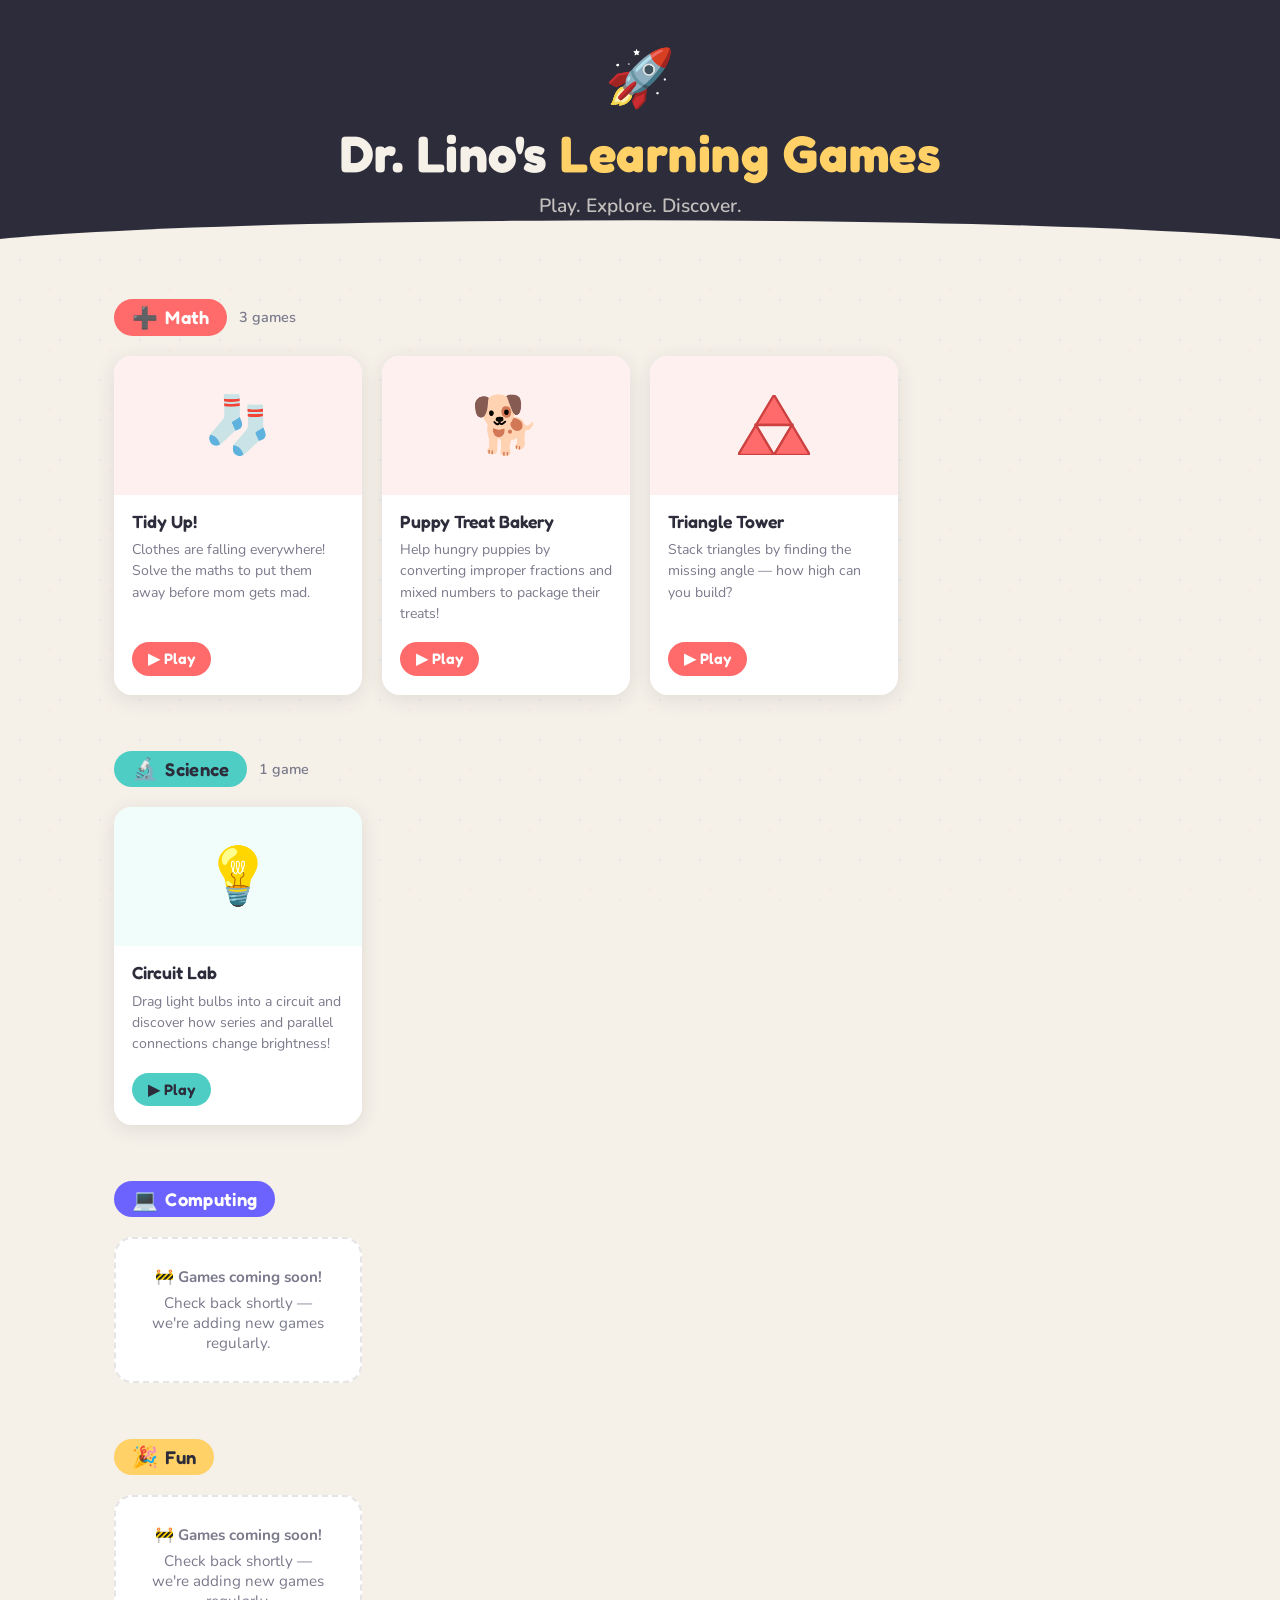
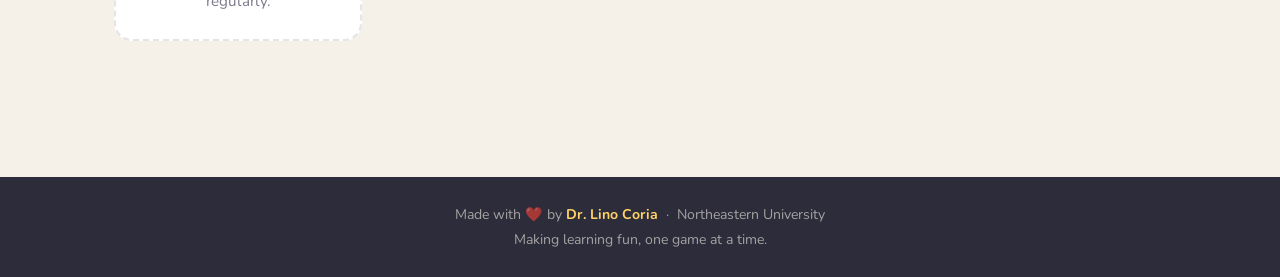
<file: index.html>
<!DOCTYPE html>
<html lang="en">
<head>
  <meta charset="UTF-8" />
  <meta name="viewport" content="width=device-width, initial-scale=1.0" />
  <title>Dr. Lino's Learning Games</title>
  <link rel="icon" type="image/svg+xml" href="favicon.svg" />
  <link rel="preconnect" href="https://fonts.googleapis.com" />
  <link rel="preconnect" href="https://fonts.gstatic.com" crossorigin />
  <link href="https://fonts.googleapis.com/css2?family=Fredoka:wght@400;600;700&family=Nunito:wght@400;600;700&display=swap" rel="stylesheet" />
  <style>
    /* ─── Design Tokens ──────────────────────────────────────────── */
    :root {
      --clr-bg:         #f5f0e8;
      --clr-surface:    #ffffff;
      --clr-text:       #2c2c3a;
      --clr-muted:      #7a7a8c;

      /* Category accent colours */
      --clr-math:       #ff6b6b;
      --clr-math-soft:  #fff0f0;
      --clr-sci:        #4ecdc4;
      --clr-sci-soft:   #f0fdfb;
      --clr-comp:       #6c63ff;
      --clr-comp-soft:  #f3f2ff;
      --clr-fun:        #ffd166;
      --clr-fun-soft:   #fffbf0;

      --clr-header-bg:  #2c2c3a;
      --clr-header-txt: #f5f0e8;

      --radius-card:    18px;
      --radius-badge:   50px;
      --shadow-card:    0 4px 20px rgba(44,44,58,0.10);
      --shadow-hover:   0 8px 32px rgba(44,44,58,0.18);

      --font-display: 'Fredoka', sans-serif;
      --font-body:    'Nunito', sans-serif;

      --transition: 0.25s cubic-bezier(0.34, 1.56, 0.64, 1);
    }

    /* ─── Reset & Base ───────────────────────────────────────────── */
    *, *::before, *::after { box-sizing: border-box; margin: 0; padding: 0; }

    html { scroll-behavior: smooth; }

    body {
      font-family: var(--font-body);
      background-color: var(--clr-bg);
      color: var(--clr-text);
      min-height: 100vh;
      overflow-x: hidden;
    }

    /* ─── Decorative background dots ────────────────────────────── */
    body::before {
      content: '';
      position: fixed;
      inset: 0;
      background-image:
        radial-gradient(circle, rgba(108,99,255,0.08) 1px, transparent 1px),
        radial-gradient(circle, rgba(255,107,107,0.06) 1px, transparent 1px);
      background-size: 40px 40px, 60px 60px;
      background-position: 0 0, 20px 20px;
      pointer-events: none;
      z-index: 0;
    }

    /* ─── Header ─────────────────────────────────────────────────── */
    header {
      background-color: var(--clr-header-bg);
      color: var(--clr-header-txt);
      padding: 2.5rem 2rem 2rem;
      text-align: center;
      position: relative;
      overflow: hidden;
    }

    header::after {
      content: '';
      position: absolute;
      bottom: -1px;
      left: 0;
      right: 0;
      height: 32px;
      background-color: var(--clr-bg);
      clip-path: ellipse(55% 100% at 50% 100%);
    }

    .header-emoji {
      font-size: 3.5rem;
      display: block;
      margin-bottom: 0.5rem;
      animation: float 3s ease-in-out infinite;
    }

    @keyframes float {
      0%, 100% { transform: translateY(0); }
      50%       { transform: translateY(-8px); }
    }

    header h1 {
      font-family: var(--font-display);
      font-size: clamp(2rem, 5vw, 3.2rem);
      font-weight: 700;
      letter-spacing: 0.01em;
      line-height: 1.1;
    }

    header h1 span {
      color: var(--clr-fun);
    }

    header p.tagline {
      margin-top: 0.75rem;
      font-size: clamp(1rem, 2.5vw, 1.2rem);
      color: rgba(245,240,232,0.75);
      font-weight: 600;
    }

    /* ─── Main ───────────────────────────────────────────────────── */
    main {
      position: relative;
      z-index: 1;
      max-width: 1100px;
      margin: 0 auto;
      padding: 3rem 1.5rem 5rem;
    }

    /* ─── Category Section ───────────────────────────────────────── */
    .category {
      margin-bottom: 3.5rem;
      animation: fadeUp 0.5s ease both;
    }

    .category:nth-child(1) { animation-delay: 0.05s; }
    .category:nth-child(2) { animation-delay: 0.15s; }
    .category:nth-child(3) { animation-delay: 0.25s; }
    .category:nth-child(4) { animation-delay: 0.35s; }

    @keyframes fadeUp {
      from { opacity: 0; transform: translateY(24px); }
      to   { opacity: 1; transform: translateY(0); }
    }

    .category-header {
      display: flex;
      align-items: center;
      gap: 0.75rem;
      margin-bottom: 1.25rem;
    }

    .category-badge {
      display: inline-flex;
      align-items: center;
      gap: 0.45rem;
      padding: 0.35rem 1.1rem;
      border-radius: var(--radius-badge);
      font-family: var(--font-display);
      font-size: 1.15rem;
      font-weight: 600;
      letter-spacing: 0.02em;
      color: var(--clr-surface);
    }

    .category-badge .icon { font-size: 1.3rem; }

    .category[data-cat="math"]      .category-badge { background-color: var(--clr-math); }
    .category[data-cat="science"]   .category-badge { background-color: var(--clr-sci); color: var(--clr-text); }
    .category[data-cat="computing"] .category-badge { background-color: var(--clr-comp); }
    .category[data-cat="fun"]       .category-badge { background-color: var(--clr-fun); color: var(--clr-text); }

    .category-count {
      font-size: 0.9rem;
      color: var(--clr-muted);
      font-weight: 600;
    }

    /* ─── Games Grid ─────────────────────────────────────────────── */
    .games-grid {
      display: grid;
      grid-template-columns: repeat(auto-fill, minmax(240px, 1fr));
      gap: 1.25rem;
    }

    /* ─── Game Card ──────────────────────────────────────────────── */
    .game-card {
      background-color: var(--clr-surface);
      border-radius: var(--radius-card);
      box-shadow: var(--shadow-card);
      overflow: hidden;
      text-decoration: none;
      color: inherit;
      display: flex;
      flex-direction: column;
      transition: transform var(--transition), box-shadow var(--transition);
      position: relative;
    }

    .game-card:hover {
      transform: translateY(-6px) scale(1.02);
      box-shadow: var(--shadow-hover);
    }

    .game-card:focus-visible {
      outline: 3px solid var(--clr-comp);
      outline-offset: 3px;
    }

    .card-thumb {
      width: 100%;
      aspect-ratio: 16 / 9;
      display: flex;
      align-items: center;
      justify-content: center;
      font-size: 3.5rem;
      position: relative;
    }

    .category[data-cat="math"]      .card-thumb { background-color: var(--clr-math-soft); }
    .category[data-cat="science"]   .card-thumb { background-color: var(--clr-sci-soft); }
    .category[data-cat="computing"] .card-thumb { background-color: var(--clr-comp-soft); }
    .category[data-cat="fun"]       .card-thumb { background-color: var(--clr-fun-soft); }

    .card-body {
      padding: 1rem 1.1rem 1.2rem;
      flex: 1;
      display: flex;
      flex-direction: column;
      gap: 0.4rem;
    }

    .card-title {
      font-family: var(--font-display);
      font-size: 1.1rem;
      font-weight: 600;
      line-height: 1.25;
      color: var(--clr-text);
    }

    .card-desc {
      font-size: 0.88rem;
      color: var(--clr-muted);
      line-height: 1.5;
      flex: 1;
    }

    .card-play {
      margin-top: 0.75rem;
      display: inline-flex;
      align-items: center;
      gap: 0.35rem;
      font-family: var(--font-display);
      font-size: 0.95rem;
      font-weight: 600;
      color: var(--clr-surface);
      padding: 0.45rem 1rem;
      border-radius: var(--radius-badge);
      width: fit-content;
      transition: filter 0.2s;
    }

    .game-card:hover .card-play { filter: brightness(1.1); }

    .category[data-cat="math"]      .card-play { background-color: var(--clr-math); }
    .category[data-cat="science"]   .card-play { background-color: var(--clr-sci); color: var(--clr-text); }
    .category[data-cat="computing"] .card-play { background-color: var(--clr-comp); }
    .category[data-cat="fun"]       .card-play { background-color: var(--clr-fun); color: var(--clr-text); }

    /* ─── "Coming Soon" card variant ────────────────────────────── */
    .game-card.coming-soon {
      opacity: 0.55;
      pointer-events: none;
      cursor: default;
    }

    .coming-soon-label {
      position: absolute;
      top: 0.6rem;
      right: 0.7rem;
      background: var(--clr-text);
      color: var(--clr-bg);
      font-size: 0.7rem;
      font-weight: 700;
      font-family: var(--font-display);
      padding: 0.2rem 0.65rem;
      border-radius: var(--radius-badge);
      letter-spacing: 0.05em;
      text-transform: uppercase;
    }

    /* ─── Empty Category Placeholder ────────────────────────────── */
    .empty-category {
      background: var(--clr-surface);
      border-radius: var(--radius-card);
      padding: 1.75rem;
      text-align: center;
      color: var(--clr-muted);
      font-size: 0.95rem;
      border: 2px dashed rgba(44,44,58,0.12);
    }

    .empty-category p { margin-top: 0.35rem; }

    /* ─── Footer ─────────────────────────────────────────────────── */
    footer {
      position: relative;
      z-index: 1;
      background-color: var(--clr-header-bg);
      color: rgba(245,240,232,0.6);
      text-align: center;
      padding: 1.75rem 1rem;
      font-size: 0.88rem;
    }

    footer a {
      color: var(--clr-fun);
      text-decoration: none;
      font-weight: 700;
    }

    footer a:hover { text-decoration: underline; }

    /* ─── Responsive ─────────────────────────────────────────────── */
    @media (max-width: 480px) {
      .games-grid { grid-template-columns: 1fr; }
    }
  </style>
</head>
<body>

  <!-- ── Header ───────────────────────────────────────────────── -->
  <header>
    <span class="header-emoji" role="img" aria-label="rocket">🚀</span>
    <h1>Dr. Lino's <span>Learning Games</span></h1>
    <p class="tagline">Play. Explore. Discover.</p>
  </header>

  <!-- ── Main content ─────────────────────────────────────────── -->
  <main>

    <!-- MATH ──────────────────────────────────────────────────── -->
    <section class="category" data-cat="math" aria-labelledby="cat-math">
      <div class="category-header">
        <span class="category-badge">
          <span class="icon" aria-hidden="true">➕</span>
          <span id="cat-math">Math</span>
        </span>
        <span class="category-count" id="math-count"></span>
      </div>
      <div class="games-grid" id="grid-math">
        <!-- Game cards injected by JS, or add manually below -->
        <!-- Example (remove when real games are added):
        <a class="game-card" href="games/math/addition-adventure/">
          <div class="card-thumb">🔢</div>
          <div class="card-body">
            <span class="card-title">Addition Adventure</span>
            <span class="card-desc">Race against the clock to solve addition problems!</span>
            <span class="card-play">▶ Play</span>
          </div>
        </a>
        -->
      </div>
    </section>

    <!-- SCIENCE ────────────────────────────────────────────────── -->
    <section class="category" data-cat="science" aria-labelledby="cat-science">
      <div class="category-header">
        <span class="category-badge">
          <span class="icon" aria-hidden="true">🔬</span>
          <span id="cat-science">Science</span>
        </span>
        <span class="category-count" id="science-count"></span>
      </div>
      <div class="games-grid" id="grid-science"></div>
    </section>

    <!-- COMPUTING ──────────────────────────────────────────────── -->
    <section class="category" data-cat="computing" aria-labelledby="cat-computing">
      <div class="category-header">
        <span class="category-badge">
          <span class="icon" aria-hidden="true">💻</span>
          <span id="cat-computing">Computing</span>
        </span>
        <span class="category-count" id="computing-count"></span>
      </div>
      <div class="games-grid" id="grid-computing"></div>
    </section>

    <!-- FUN ────────────────────────────────────────────────────── -->
    <section class="category" data-cat="fun" aria-labelledby="cat-fun">
      <div class="category-header">
        <span class="category-badge">
          <span class="icon" aria-hidden="true">🎉</span>
          <span id="cat-fun">Fun</span>
        </span>
        <span class="category-count" id="fun-count"></span>
      </div>
      <div class="games-grid" id="grid-fun"></div>
    </section>

  </main>

  <!-- ── Footer ───────────────────────────────────────────────── -->
  <footer>
    <p>Made with ❤️ by <a href="https://linocoria.com" target="_blank" rel="noopener">Dr. Lino Coria</a> &nbsp;·&nbsp; Northeastern University</p>
    <p style="margin-top:0.4rem;">Making learning fun, one game at a time.</p>
  </footer>

  <!-- ── Game Registry ────────────────────────────────────────── -->
  <!--
    HOW TO ADD A GAME
    =================
    Add an object to the `games` array below.

    Fields:
      title    (string)   — Display name shown on the card
      desc     (string)   — One-sentence description for the card
      category (string)   — One of: "math" | "science" | "computing" | "fun"
      path     (string)   — Relative URL, e.g. "games/math/addition-adventure/"
      emoji    (string)   — Emoji used as the card thumbnail
      soon     (boolean)  — Optional. Set to true to show "Coming Soon" badge

    Example:
    { title: "Addition Adventure", desc: "Race to solve addition problems!",
      category: "math", path: "games/math/addition-adventure/", emoji: "🔢" }
  -->
  <script>
    const games = [
      // ── Add your games here ──────────────────────────────────────
      { title: "Tidy Up!", desc: "Clothes are falling everywhere! Solve the maths to put them away before mom gets mad.", category: "math", path: "games/math/tidy-up/", emoji: "🧦" },
      { title: "Circuit Lab", desc: "Drag light bulbs into a circuit and discover how series and parallel connections change brightness!", category: "science", path: "games/science/circuit-lab/", emoji: "💡" },
      { title: "Puppy Treat Bakery", desc: "Help hungry puppies by converting improper fractions and mixed numbers to package their treats!", category: "math", path: "games/math/puppy-treat-bakery/", emoji: "🐕" },
      { title: "Triangle Tower", desc: "Stack triangles by finding the missing angle — how high can you build?", category: "math", path: "games/math/triangle-tower/", emoji: `<svg viewBox="0 0 36 30" width="72" height="60" aria-hidden="true"><polygon points="18,0 9,15 27,15" fill="#ff6b6b" stroke="#cc4040" stroke-width="1.2"/><polygon points="9,15 0,30 18,30" fill="#ff6b6b" stroke="#cc4040" stroke-width="1.2"/><polygon points="9,15 27,15 18,30" fill="#fff0f0" stroke="#cc4040" stroke-width="1.2"/><polygon points="27,15 18,30 36,30" fill="#ff6b6b" stroke="#cc4040" stroke-width="1.2"/></svg>` },
      // { title: "Addition Adventure", desc: "Race against the clock to solve addition problems!", category: "math", path: "games/math/addition-adventure/", emoji: "🔢" },
      // { title: "Solar System Quiz",  desc: "How well do you know the planets?", category: "science", path: "games/science/solar-system-quiz/", emoji: "🪐" },
      // { title: "Sorting Explorer",   desc: "Watch sorting algorithms come to life!", category: "computing", path: "games/computing/sorting-explorer/", emoji: "📊" },
      // { title: "Word Scramble",       desc: "Unscramble the letters before time runs out.", category: "fun", path: "games/fun/word-scramble/", emoji: "🔤" },
    ];

    // ── Render ────────────────────────────────────────────────────
    const categories = ["math", "science", "computing", "fun"];

    categories.forEach(cat => {
      const grid  = document.getElementById(`grid-${cat}`);
      const count = document.getElementById(`${cat}-count`);
      const list  = games.filter(g => g.category === cat);

      if (list.length === 0) {
        grid.innerHTML = `
          <div class="empty-category">
            <strong>🚧 Games coming soon!</strong>
            <p>Check back shortly — we're adding new games regularly.</p>
          </div>`;
        return;
      }

      count.textContent = `${list.length} game${list.length > 1 ? 's' : ''}`;

      list.forEach(game => {
        const card = document.createElement('a');
        card.className = 'game-card' + (game.soon ? ' coming-soon' : '');
        card.href      = game.soon ? '#' : game.path;
        if (!game.soon) card.setAttribute('aria-label', `Play ${game.title}`);

        card.innerHTML = `
          ${game.soon ? '<span class="coming-soon-label" aria-label="Coming soon">Coming Soon</span>' : ''}
          <div class="card-thumb" role="img" aria-hidden="true">${game.emoji}</div>
          <div class="card-body">
            <span class="card-title">${game.title}</span>
            <span class="card-desc">${game.desc}</span>
            ${!game.soon ? '<span class="card-play">▶ Play</span>' : ''}
          </div>`;

        grid.appendChild(card);
      });

      count.textContent = `${list.length} game${list.length > 1 ? 's' : ''}`;
    });
  </script>

</body>
</html>
</file>
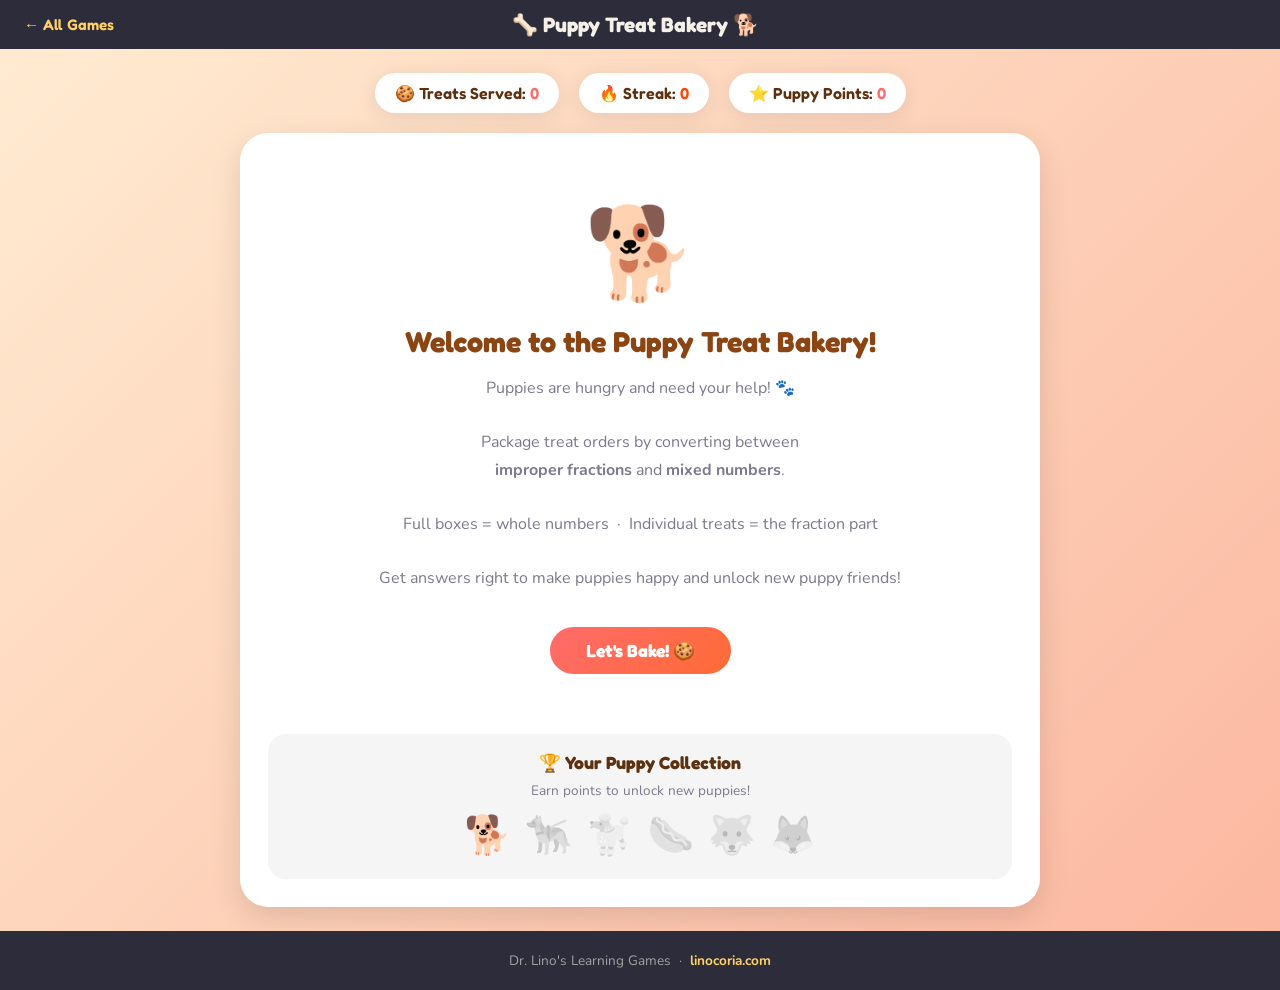
<file: games/math/puppy-treat-bakery/index.html>
<!DOCTYPE html>
<html lang="en">
<head>
  <meta charset="UTF-8" />
  <meta name="viewport" content="width=device-width, initial-scale=1.0" />
  <title>Puppy Treat Bakery – Dr. Lino's Learning Games</title>
  <link rel="preconnect" href="https://fonts.googleapis.com" />
  <link rel="preconnect" href="https://fonts.gstatic.com" crossorigin />
  <link href="https://fonts.googleapis.com/css2?family=Fredoka:wght@400;600;700&family=Nunito:wght@400;600;700&display=swap" rel="stylesheet" />
  <style>
    /* ─── Design Tokens ──────────────────────────────────────────── */
    :root {
      --clr-bg:         #f5f0e8;
      --clr-surface:    #ffffff;
      --clr-text:       #2c2c3a;
      --clr-muted:      #7a7a8c;
      --clr-math:       #ff6b6b;
      --clr-header-bg:  #2c2c3a;
      --clr-header-txt: #f5f0e8;
      --clr-fun:        #ffd166;
      --radius-card:    18px;
      --radius-badge:   50px;
      --shadow-card:    0 4px 20px rgba(44,44,58,0.10);
      --font-display:   'Fredoka', sans-serif;
      --font-body:      'Nunito', sans-serif;

      /* Game palette */
      --clr-brown:      #8b4513;
      --clr-brown-dark: #5d3010;
      --clr-brown-soft: #fff3e0;
      --clr-orange:     #ff6b35;
      --clr-teal:       #4ecdc4;
      --clr-teal-dark:  #44a08d;
      --clr-purple:     #667eea;
      --clr-purple-dark:#764ba2;
    }

    /* ─── Reset & Base ───────────────────────────────────────────── */
    *, *::before, *::after { box-sizing: border-box; margin: 0; padding: 0; }
    html { scroll-behavior: smooth; }

    body {
      font-family: var(--font-body);
      background: linear-gradient(135deg, #ffecd2 0%, #fcb69f 100%);
      min-height: 100vh;
      display: flex;
      flex-direction: column;
      color: var(--clr-text);
    }

    /* ─── Site Header ────────────────────────────────────────────── */
    .site-header {
      background-color: var(--clr-header-bg);
      color: var(--clr-header-txt);
      padding: 0.75rem 1.5rem;
      display: flex;
      align-items: center;
      gap: 1rem;
    }

    .back-link {
      font-family: var(--font-display);
      font-size: 0.95rem;
      font-weight: 600;
      color: var(--clr-fun);
      text-decoration: none;
      display: inline-flex;
      align-items: center;
      gap: 0.3rem;
      transition: opacity 0.2s;
    }
    .back-link:hover { opacity: 0.8; text-decoration: underline; }

    .site-header h1 {
      font-family: var(--font-display);
      font-size: 1.3rem;
      font-weight: 700;
      flex: 1;
      text-align: center;
    }

    /* ─── Main ───────────────────────────────────────────────────── */
    main {
      flex: 1;
      padding: 24px 20px;
    }

    .game-container {
      max-width: 800px;
      margin: 0 auto;
    }

    /* ─── Stats Bar ──────────────────────────────────────────────── */
    .stats-bar {
      display: flex;
      justify-content: center;
      gap: 20px;
      flex-wrap: wrap;
      margin-bottom: 20px;
    }

    .stat {
      background: var(--clr-surface);
      padding: 10px 20px;
      border-radius: var(--radius-badge);
      box-shadow: var(--shadow-card);
      font-family: var(--font-display);
      font-size: 1rem;
      font-weight: 600;
      color: var(--clr-brown-dark);
    }
    .stat span { color: var(--clr-math); }
    .streak-fire { color: #ff4500 !important; }

    /* ─── Main Game Panel ────────────────────────────────────────── */
    .main-game {
      background: var(--clr-surface);
      border-radius: 28px;
      padding: 28px;
      box-shadow: 0 10px 30px rgba(0,0,0,0.12);
      text-align: center;
    }

    /* ─── Puppy ──────────────────────────────────────────────────── */
    .puppy-container {
      display: flex;
      flex-direction: column;
      align-items: center;
      gap: 10px;
      margin-bottom: 20px;
    }

    .puppy {
      font-size: 110px;
      display: inline-block;
      transition: transform 0.3s ease;
      line-height: 1;
    }
    .puppy.happy { animation: wiggle 0.5s ease; }
    .puppy.sad   { animation: shakeX 0.5s ease; }

    @keyframes wiggle {
      0%,100% { transform: rotate(0deg); }
      25%     { transform: rotate(-10deg); }
      75%     { transform: rotate(10deg); }
    }
    @keyframes shakeX {
      0%,100% { transform: translateX(0); }
      25%     { transform: translateX(-10px); }
      75%     { transform: translateX(10px); }
    }

    .speech-bubble {
      background: #fff9c4;
      padding: 12px 22px;
      border-radius: 18px;
      box-shadow: var(--shadow-card);
      font-family: var(--font-body);
      font-size: 1rem;
      font-weight: 600;
      color: var(--clr-brown-dark);
      max-width: 320px;
      text-align: center;
      position: relative;
    }
    .speech-bubble::after {
      content: '';
      position: absolute;
      bottom: -14px; left: 50%;
      transform: translateX(-50%);
      border: 9px solid transparent;
      border-top-color: #fff9c4;
    }

    /* ─── Mode Toggle ────────────────────────────────────────────── */
    .mode-toggle {
      display: flex;
      justify-content: center;
      gap: 10px;
      margin-bottom: 16px;
      flex-wrap: wrap;
    }

    .mode-btn {
      padding: 9px 18px;
      border: 2px solid var(--clr-brown);
      background: white;
      color: var(--clr-brown);
      border-radius: var(--radius-badge);
      cursor: pointer;
      font-family: var(--font-display);
      font-size: 0.95rem;
      font-weight: 600;
      transition: all 0.2s;
    }
    .mode-btn.active, .mode-btn:hover {
      background: var(--clr-brown);
      color: white;
    }

    /* ─── Difficulty ─────────────────────────────────────────────── */
    .difficulty-section {
      margin-bottom: 16px;
      font-family: var(--font-body);
    }
    .difficulty-section label { color: var(--clr-muted); margin-right: 8px; font-weight: 600; }
    .difficulty-section select {
      padding: 7px 14px;
      border-radius: 10px;
      border: 2px solid #ddd;
      font-size: 0.95rem;
      font-family: var(--font-body);
      cursor: pointer;
    }

    /* ─── Problem ────────────────────────────────────────────────── */
    .problem-section { margin: 24px 0; }

    .instruction {
      font-family: var(--font-body);
      font-size: 1.1rem;
      color: var(--clr-muted);
      margin-bottom: 12px;
    }

    .fraction-display {
      font-family: var(--font-display);
      font-size: 2.4rem;
      font-weight: 700;
      color: var(--clr-brown);
      margin: 16px 0;
    }

    .fraction {
      display: inline-flex;
      flex-direction: column;
      align-items: center;
      vertical-align: middle;
      line-height: 1.2;
    }
    .fraction-line {
      width: 100%;
      height: 4px;
      background: var(--clr-brown);
      margin: 2px 0;
    }

    /* ─── Visual Hint ────────────────────────────────────────────── */
    .visual-hint {
      margin: 16px 0;
      padding: 14px;
      background: var(--clr-brown-soft);
      border-radius: 14px;
      display: none;
    }
    .visual-hint.show { display: block; }
    .visual-hint strong { font-family: var(--font-display); color: var(--clr-brown); }

    .boxes-display {
      display: flex;
      justify-content: center;
      gap: 10px;
      flex-wrap: wrap;
      margin-top: 10px;
    }

    .treat-box {
      width: 60px;
      height: 60px;
      border: 3px solid var(--clr-brown);
      border-radius: 10px;
      display: grid;
      grid-template-columns: repeat(auto-fit, minmax(14px, 1fr));
      gap: 2px;
      padding: 4px;
      background: #ffecb3;
    }
    .treat {
      font-size: 13px;
      display: flex;
      align-items: center;
      justify-content: center;
    }

    /* ─── Answer Section ─────────────────────────────────────────── */
    .answer-section { margin: 24px 0; }

    .answer-inputs {
      display: flex;
      justify-content: center;
      align-items: center;
      gap: 12px;
      flex-wrap: wrap;
    }

    .input-group {
      display: flex;
      align-items: center;
      gap: 6px;
    }
    .input-group label {
      font-family: var(--font-body);
      font-size: 0.95rem;
      color: var(--clr-muted);
      font-weight: 600;
    }

    input[type="number"] {
      width: 70px;
      height: 50px;
      font-size: 1.4rem;
      font-family: var(--font-display);
      text-align: center;
      border: 3px solid #ddd;
      border-radius: 10px;
      outline: none;
      transition: border-color 0.2s;
      color: var(--clr-text);
    }
    input[type="number"]:focus { border-color: var(--clr-math); }

    .fraction-input {
      display: inline-flex;
      flex-direction: column;
      align-items: center;
    }
    .fraction-input input { width: 60px; height: 44px; }
    .fraction-input .fraction-line { width: 60px; }

    .whole-number-hint {
      display: none;
      font-family: var(--font-body);
      font-size: 0.88rem;
      color: var(--clr-teal-dark);
      font-weight: 600;
      margin-bottom: 10px;
    }

    /* ─── Buttons ────────────────────────────────────────────────── */
    .btn {
      padding: 13px 36px;
      font-size: 1.1rem;
      font-family: var(--font-display);
      font-weight: 700;
      border: none;
      border-radius: var(--radius-badge);
      cursor: pointer;
      transition: transform 0.2s, box-shadow 0.2s;
    }
    .btn:hover { transform: translateY(-2px); box-shadow: 0 6px 12px rgba(0,0,0,0.15); }
    .btn:active { transform: translateY(0); }

    .btn-primary {
      background: linear-gradient(135deg, var(--clr-math) 0%, var(--clr-orange) 100%);
      color: white;
      margin-top: 18px;
    }
    .btn-hint {
      background: linear-gradient(135deg, var(--clr-teal) 0%, var(--clr-teal-dark) 100%);
      color: white;
      padding: 9px 22px;
      font-size: 0.95rem;
      margin-top: 4px;
    }
    .btn-next {
      background: linear-gradient(135deg, var(--clr-purple) 0%, var(--clr-purple-dark) 100%);
      color: white;
      margin-top: 18px;
    }

    /* ─── Feedback ───────────────────────────────────────────────── */
    .feedback {
      font-family: var(--font-display);
      font-size: 1.35rem;
      font-weight: 700;
      margin: 18px 0;
      padding: 14px;
      border-radius: 14px;
      display: none;
    }
    .feedback.correct {
      display: block;
      background: #c8e6c9;
      color: #2e7d32;
      animation: pop 0.3s ease;
    }
    .feedback.incorrect {
      display: block;
      background: #ffcdd2;
      color: #c62828;
      animation: pop 0.3s ease;
    }

    @keyframes pop {
      0%   { transform: scale(0.8); }
      50%  { transform: scale(1.1); }
      100% { transform: scale(1); }
    }

    /* ─── Puppy Collection ───────────────────────────────────────── */
    .unlocked-puppies {
      margin-top: 28px;
      padding: 18px;
      background: #f5f5f5;
      border-radius: 18px;
    }
    .unlocked-puppies h3 {
      font-family: var(--font-display);
      font-size: 1.1rem;
      color: var(--clr-brown-dark);
      margin-bottom: 8px;
    }
    .unlocked-puppies p {
      font-family: var(--font-body);
      font-size: 0.85rem;
      color: var(--clr-muted);
      margin-bottom: 10px;
    }

    .puppy-collection {
      display: flex;
      justify-content: center;
      gap: 14px;
      flex-wrap: wrap;
    }

    .puppy-badge {
      font-size: 38px;
      opacity: 0.3;
      filter: grayscale(100%);
      transition: opacity 0.3s, filter 0.3s;
    }
    .puppy-badge.unlocked { opacity: 1; filter: grayscale(0%); }

    /* ─── Start Screen ───────────────────────────────────────────── */
    .start-screen { text-align: center; padding: 32px 20px; }
    .start-screen h2 {
      font-family: var(--font-display);
      font-size: 1.8rem;
      font-weight: 700;
      color: var(--clr-brown);
      margin-bottom: 12px;
    }
    .start-screen p {
      font-family: var(--font-body);
      font-size: 1rem;
      color: var(--clr-muted);
      margin: 16px 0;
      line-height: 1.7;
    }
    .start-puppy {
      font-size: 90px;
      display: block;
      margin-bottom: 8px;
      animation: bounce 1s ease-in-out infinite;
    }
    @keyframes bounce {
      0%,100% { transform: translateY(0); }
      50%      { transform: translateY(-18px); }
    }

    /* ─── Confetti ───────────────────────────────────────────────── */
    .celebration {
      position: fixed;
      inset: 0;
      pointer-events: none;
      z-index: 1000;
    }
    .confetti {
      position: absolute;
      width: 10px; height: 10px;
      animation: fall 3s linear forwards;
    }
    @keyframes fall {
      0%   { transform: translateY(-100px) rotate(0deg); opacity: 1; }
      100% { transform: translateY(100vh) rotate(720deg); opacity: 0; }
    }

    /* ─── Utility ────────────────────────────────────────────────── */
    .hidden { display: none !important; }

    /* ─── Site Footer ────────────────────────────────────────────── */
    footer {
      background-color: var(--clr-header-bg);
      color: rgba(245,240,232,0.6);
      text-align: center;
      padding: 1.25rem 1rem;
      font-size: 0.85rem;
      font-family: var(--font-body);
    }
    footer a {
      color: var(--clr-fun);
      text-decoration: none;
      font-weight: 700;
    }
    footer a:hover { text-decoration: underline; }

    /* ─── Responsive ─────────────────────────────────────────────── */
    @media (max-width: 500px) {
      .main-game { padding: 18px; }
      .fraction-display { font-size: 1.8rem; }
      .stat { font-size: 0.88rem; padding: 8px 14px; }
    }
  </style>
</head>
<body>

  <!-- ── Site Header ───────────────────────────────────────────── -->
  <header class="site-header">
    <a class="back-link" href="../../../index.html">← All Games</a>
    <h1>🦴 Puppy Treat Bakery 🐕</h1>
    <span style="min-width:100px;"></span>
  </header>

  <!-- ── Game ──────────────────────────────────────────────────── -->
  <main>
    <div class="game-container">

      <!-- Stats Bar -->
      <div class="stats-bar">
        <div class="stat">🍪 Treats Served: <span id="score">0</span></div>
        <div class="stat">🔥 Streak: <span id="streak" class="streak-fire">0</span></div>
        <div class="stat">⭐ Puppy Points: <span id="points">0</span></div>
      </div>

      <div class="main-game">

        <!-- ── Start Screen ──────────────────────────────────── -->
        <div id="start-screen" class="start-screen">
          <span class="start-puppy" role="img" aria-label="puppy">🐕</span>
          <h2>Welcome to the Puppy Treat Bakery!</h2>
          <p>
            Puppies are hungry and need your help! 🐾<br><br>
            Package treat orders by converting between<br>
            <strong>improper fractions</strong> and <strong>mixed numbers</strong>.<br><br>
            Full boxes = whole numbers &nbsp;·&nbsp; Individual treats = the fraction part<br><br>
            Get answers right to make puppies happy and unlock new puppy friends!
          </p>
          <button class="btn btn-primary" id="start-btn">Let's Bake! 🍪</button>
        </div>

        <!-- ── Game Screen ────────────────────────────────────── -->
        <div id="game-screen" class="hidden">

          <div class="mode-toggle" role="group" aria-label="Problem mode">
            <button class="mode-btn active" id="mode-improper" data-mode="improper">Improper → Mixed</button>
            <button class="mode-btn"        id="mode-mixed"    data-mode="mixed">Mixed → Improper</button>
            <button class="mode-btn"        id="mode-random"   data-mode="random">Mix It Up!</button>
          </div>

          <div class="difficulty-section">
            <label for="difficulty">Difficulty:</label>
            <select id="difficulty">
              <option value="easy">Easy (small numbers)</option>
              <option value="medium" selected>Medium</option>
              <option value="hard">Hard (bigger numbers)</option>
            </select>
          </div>

          <div class="puppy-container">
            <div class="speech-bubble" id="speech-bubble" aria-live="polite">I'd like some treats please!</div>
            <div class="puppy" id="puppy" role="img" aria-label="puppy">🐕</div>
          </div>

          <div class="problem-section">
            <p class="instruction" id="instruction"></p>
            <div class="fraction-display" id="problem-display" aria-live="polite"></div>
          </div>

          <div class="visual-hint" id="visual-hint" aria-live="polite">
            <strong>💡 Hint: Here's what the treats look like!</strong>
            <div class="boxes-display" id="boxes-display"></div>
          </div>

          <button class="btn btn-hint" id="hint-btn">Show Hint 💡</button>

          <div class="answer-section">
            <p class="whole-number-hint" id="whole-number-hint">
              💡 Tip: If it's a whole number, just fill in the "Whole" box and leave the fraction empty or as 0!
            </p>

            <!-- Improper → Mixed inputs -->
            <div id="mixed-inputs" class="answer-inputs" aria-label="Mixed number answer">
              <div class="input-group">
                <label for="whole-input">Whole:</label>
                <input type="number" id="whole-input" min="0" placeholder="?" aria-label="Whole number" />
              </div>
              <div class="fraction-input" aria-label="Fraction part">
                <input type="number" id="num-input"   min="0" placeholder="?" aria-label="Numerator" />
                <div class="fraction-line" role="presentation"></div>
                <input type="number" id="denom-input" min="1" placeholder="?" aria-label="Denominator" />
              </div>
            </div>

            <!-- Mixed → Improper inputs -->
            <div id="improper-inputs" class="answer-inputs hidden" aria-label="Improper fraction answer">
              <div class="fraction-input">
                <input type="number" id="improper-num-input"   min="0" placeholder="?" aria-label="Numerator" />
                <div class="fraction-line" role="presentation"></div>
                <input type="number" id="improper-denom-input" min="1" placeholder="?" aria-label="Denominator" />
              </div>
            </div>
          </div>

          <div class="feedback" id="feedback" aria-live="assertive"></div>

          <button class="btn btn-primary" id="check-btn">Serve Treats! 🍪</button>
          <button class="btn btn-next hidden" id="next-btn">Next Puppy! 🐾</button>

        </div><!-- /#game-screen -->

        <!-- Puppy Collection -->
        <div class="unlocked-puppies">
          <h3>🏆 Your Puppy Collection</h3>
          <p>Earn points to unlock new puppies!</p>
          <div class="puppy-collection" id="puppy-collection">
            <span class="puppy-badge unlocked" title="Starter Pup (0 pts)"   role="img" aria-label="Starter Pup">🐕</span>
            <span class="puppy-badge"          title="Golden (50 pts)"        role="img" aria-label="Golden (locked)">🐕‍🦺</span>
            <span class="puppy-badge"          title="Poodle (100 pts)"       role="img" aria-label="Poodle (locked)">🐩</span>
            <span class="puppy-badge"          title="Hot Dog (200 pts)"      role="img" aria-label="Hot Dog (locked)">🌭</span>
            <span class="puppy-badge"          title="Wolf (350 pts)"         role="img" aria-label="Wolf (locked)">🐺</span>
            <span class="puppy-badge"          title="Fox (500 pts)"          role="img" aria-label="Fox (locked)">🦊</span>
          </div>
        </div>

      </div><!-- /.main-game -->
    </div><!-- /.game-container -->
  </main>

  <!-- Confetti layer -->
  <div class="celebration" id="celebration" aria-hidden="true"></div>

  <!-- ── Site Footer ───────────────────────────────────────────── -->
  <footer>
    <p>Dr. Lino's Learning Games &nbsp;·&nbsp; <a href="https://linocoria.com" target="_blank" rel="noopener">linocoria.com</a></p>
  </footer>

  <script>
    // ═══════════════════════════════════════════════════════════════
    //  GAME STATE
    // ═══════════════════════════════════════════════════════════════
    const state = {
      score: 0, streak: 0, points: 0,
      mode: 'improper',
      currentProblem: null,
      unlockedPuppies: ['🐕'],
      currentPuppy: '🐕'
    };

    const PUPPY_UNLOCKS = [
      { emoji: '🐕',   points: 0 },
      { emoji: '🐕‍🦺', points: 50 },
      { emoji: '🐩',   points: 100 },
      { emoji: '🌭',   points: 200 },
      { emoji: '🐺',   points: 350 },
      { emoji: '🦊',   points: 500 }
    ];

    const PUPPY_SAYINGS = [
      "I'd like some treats please!", "Woof! Package my treats!",
      "My tummy is rumbling!", "*tail wagging intensifies*",
      "Treats? For me?!", "I've been a good pup!",
      "Arf arf! Treat time!", "Is that bacon I smell?"
    ];
    const HAPPY_SAYINGS = [
      "Yummy! Thank you! 🎉", "Best treats ever! 💕",
      "*happy dance* 🐾", "You're the best! ⭐",
      "Woof woof! Delicious!", "More more more! 🍪"
    ];
    const SAD_SAYINGS = [
      "Hmm, that's not quite right...", "Let me count again...",
      "Almost! Try once more!", "Oops! Check your math!",
      "Not quite, but you've got this!"
    ];

    // ═══════════════════════════════════════════════════════════════
    //  INIT
    // ═══════════════════════════════════════════════════════════════
    document.getElementById('start-btn').addEventListener('click', startGame);
    document.getElementById('check-btn').addEventListener('click', checkAnswer);
    document.getElementById('next-btn').addEventListener('click', generateProblem);
    document.getElementById('hint-btn').addEventListener('click', showHint);
    document.getElementById('difficulty').addEventListener('change', generateProblem);

    document.querySelectorAll('.mode-btn').forEach(btn => {
      btn.addEventListener('click', () => {
        document.querySelectorAll('.mode-btn').forEach(b => b.classList.remove('active'));
        btn.classList.add('active');
        state.mode = btn.dataset.mode;
        generateProblem();
      });
    });

    document.addEventListener('keypress', e => {
      if (e.key !== 'Enter') return;
      const checkBtn = document.getElementById('check-btn');
      const nextBtn  = document.getElementById('next-btn');
      if (!checkBtn.classList.contains('hidden')) checkAnswer();
      else if (!nextBtn.classList.contains('hidden')) generateProblem();
    });

    // ═══════════════════════════════════════════════════════════════
    //  GAME CONTROL
    // ═══════════════════════════════════════════════════════════════
    function startGame() {
      document.getElementById('start-screen').classList.add('hidden');
      document.getElementById('game-screen').classList.remove('hidden');
      generateProblem();
    }

    function getDifficultyRange() {
      switch (document.getElementById('difficulty').value) {
        case 'easy':   return { minNum: 3,  maxNum: 10, minDenom: 2, maxDenom: 4  };
        case 'medium': return { minNum: 5,  maxNum: 20, minDenom: 2, maxDenom: 6  };
        case 'hard':   return { minNum: 10, maxNum: 40, minDenom: 3, maxDenom: 10 };
      }
    }

    function gcd(a, b) { return b === 0 ? a : gcd(b, a % b); }

    function generateProblem() {
      // Reset UI
      const feedback = document.getElementById('feedback');
      feedback.className = 'feedback';
      feedback.textContent = '';
      document.getElementById('check-btn').classList.remove('hidden');
      document.getElementById('next-btn').classList.add('hidden');
      document.getElementById('visual-hint').classList.remove('show');
      document.getElementById('whole-number-hint').style.display = 'none';
      document.querySelectorAll('input').forEach(i => { i.value = ''; i.disabled = false; });

      const type  = state.mode === 'random'
        ? (Math.random() < 0.5 ? 'improper' : 'mixed')
        : state.mode;
      const range = getDifficultyRange();

      if (type === 'improper') {
        const denom = Math.floor(Math.random() * (range.maxDenom - range.minDenom + 1)) + range.minDenom;
        const num   = Math.max(
          Math.floor(Math.random() * (range.maxNum - range.minNum + 1)) + range.minNum,
          denom + 1
        );
        state.currentProblem = {
          type: 'improper', numerator: num, denominator: denom,
          whole: Math.floor(num / denom), remainder: num % denom
        };

        document.getElementById('instruction').textContent =
          'Convert this improper fraction to a mixed number:';
        document.getElementById('problem-display').innerHTML =
          `<span class="fraction"><span class="numerator">${num}</span><div class="fraction-line"></div><span class="denominator">${denom}</span></span>`;

        if (num % denom === 0)
          document.getElementById('whole-number-hint').style.display = 'block';

        document.getElementById('mixed-inputs').classList.remove('hidden');
        document.getElementById('improper-inputs').classList.add('hidden');

      } else {
        const denom     = Math.floor(Math.random() * (range.maxDenom - range.minDenom + 1)) + range.minDenom;
        const whole     = Math.floor(Math.random() * 5) + 1;
        const remainder = Math.floor(Math.random() * (denom - 1)) + 1;
        const num       = whole * denom + remainder;
        state.currentProblem = {
          type: 'mixed', numerator: num, denominator: denom,
          whole, remainder
        };

        document.getElementById('instruction').textContent =
          'Convert this mixed number to an improper fraction:';
        document.getElementById('problem-display').innerHTML =
          `${whole} <span class="fraction"><span class="numerator">${remainder}</span><div class="fraction-line"></div><span class="denominator">${denom}</span></span>`;

        document.getElementById('mixed-inputs').classList.add('hidden');
        document.getElementById('improper-inputs').classList.remove('hidden');
      }

      updatePuppy();
      document.getElementById('speech-bubble').textContent =
        PUPPY_SAYINGS[Math.floor(Math.random() * PUPPY_SAYINGS.length)];
      document.querySelector('#game-screen input:not([disabled])').focus();
    }

    // ═══════════════════════════════════════════════════════════════
    //  HINT
    // ═══════════════════════════════════════════════════════════════
    function showHint() {
      document.getElementById('visual-hint').classList.add('show');
      const { numerator, denominator } = state.currentProblem;
      const fullBoxes = Math.floor(numerator / denominator);
      const remaining = numerator % denominator;
      let html = '';

      for (let i = 0; i < fullBoxes; i++) {
        html += '<div class="treat-box">';
        for (let j = 0; j < denominator; j++) html += '<span class="treat">🍪</span>';
        html += '</div>';
      }
      if (remaining > 0) {
        html += '<div class="treat-box" style="border-style:dashed">';
        for (let j = 0; j < remaining;    j++) html += '<span class="treat">🍪</span>';
        for (let j = remaining; j < denominator; j++) html += '<span class="treat" style="opacity:0.2">🍪</span>';
        html += '</div>';
      }
      document.getElementById('boxes-display').innerHTML = html;
    }

    // ═══════════════════════════════════════════════════════════════
    //  CHECK ANSWER
    // ═══════════════════════════════════════════════════════════════
    function checkAnswer() {
      const p = state.currentProblem;
      let isCorrect = false;

      if (p.type === 'improper') {
        const wholeAns = parseInt(document.getElementById('whole-input').value,  10) || 0;
        const numAns   = parseInt(document.getElementById('num-input').value,    10) || 0;
        const denomAns = parseInt(document.getElementById('denom-input').value,  10) || 0;

        if (p.remainder === 0) {
          isCorrect = wholeAns === p.whole && numAns === 0;
        } else {
          const userG    = denomAns > 0 ? gcd(numAns, denomAns) : 1;
          const correctG = gcd(p.remainder, p.denominator);
          isCorrect = wholeAns === p.whole &&
            (numAns / userG === p.remainder / correctG) &&
            (denomAns / userG === p.denominator / correctG);
        }
      } else {
        const numAns   = parseInt(document.getElementById('improper-num-input').value,   10) || 0;
        const denomAns = parseInt(document.getElementById('improper-denom-input').value, 10) || 0;
        isCorrect = numAns === p.numerator && denomAns === p.denominator;
        if (!isCorrect) {
          const g = gcd(numAns, denomAns), cg = gcd(p.numerator, p.denominator);
          isCorrect = (numAns / g === p.numerator / cg) && (denomAns / g === p.denominator / cg);
        }
      }

      const feedback = document.getElementById('feedback');
      const puppy    = document.getElementById('puppy');
      const bubble   = document.getElementById('speech-bubble');

      if (isCorrect) {
        state.score++;
        state.streak++;
        const pts = 10 + state.streak * 2;
        state.points += pts;
        feedback.textContent = `🎉 Correct! +${pts} points!`;
        feedback.className   = 'feedback correct';
        puppy.classList.add('happy');
        setTimeout(() => puppy.classList.remove('happy'), 500);
        bubble.textContent = HAPPY_SAYINGS[Math.floor(Math.random() * HAPPY_SAYINGS.length)];
        createConfetti();
        checkUnlocks();
      } else {
        state.streak = 0;
        const correctAnswer = p.type === 'improper'
          ? (p.remainder === 0 ? `${p.whole}` : `${p.whole} ${p.remainder}/${p.denominator}`)
          : `${p.numerator}/${p.denominator}`;
        feedback.textContent = `Not quite! The answer was ${correctAnswer}`;
        feedback.className   = 'feedback incorrect';
        puppy.classList.add('sad');
        setTimeout(() => puppy.classList.remove('sad'), 500);
        bubble.textContent = SAD_SAYINGS[Math.floor(Math.random() * SAD_SAYINGS.length)];
      }

      updateStats();
      document.querySelectorAll('input').forEach(i => i.disabled = true);
      document.getElementById('check-btn').classList.add('hidden');
      document.getElementById('next-btn').classList.remove('hidden');
    }

    // ═══════════════════════════════════════════════════════════════
    //  UI HELPERS
    // ═══════════════════════════════════════════════════════════════
    function updateStats() {
      document.getElementById('score').textContent  = state.score;
      document.getElementById('streak').textContent = state.streak;
      document.getElementById('points').textContent = state.points;
    }

    function updatePuppy() {
      state.currentPuppy = state.unlockedPuppies[
        Math.floor(Math.random() * state.unlockedPuppies.length)
      ];
      document.getElementById('puppy').textContent = state.currentPuppy;
    }

    function checkUnlocks() {
      const badges = document.querySelectorAll('#puppy-collection .puppy-badge');
      PUPPY_UNLOCKS.forEach((unlock, i) => {
        if (state.points >= unlock.points && !state.unlockedPuppies.includes(unlock.emoji)) {
          state.unlockedPuppies.push(unlock.emoji);
          badges[i].classList.add('unlocked');
          document.getElementById('speech-bubble').textContent =
            `🎊 NEW PUPPY UNLOCKED: ${unlock.emoji}!`;
        }
      });
    }

    function createConfetti() {
      const container = document.getElementById('celebration');
      const colors = ['#ff6b6b','#4ecdc4','#ffe66d','#95e1d3','#f38181','#aa96da'];
      for (let i = 0; i < 30; i++) {
        const el = document.createElement('div');
        el.className = 'confetti';
        el.style.left            = Math.random() * 100 + '%';
        el.style.background      = colors[Math.floor(Math.random() * colors.length)];
        el.style.animationDelay  = Math.random() * 0.5 + 's';
        el.style.borderRadius    = Math.random() > 0.5 ? '50%' : '0';
        container.appendChild(el);
        setTimeout(() => el.remove(), 3000);
      }
    }
  </script>

</body>
</html>
</file>
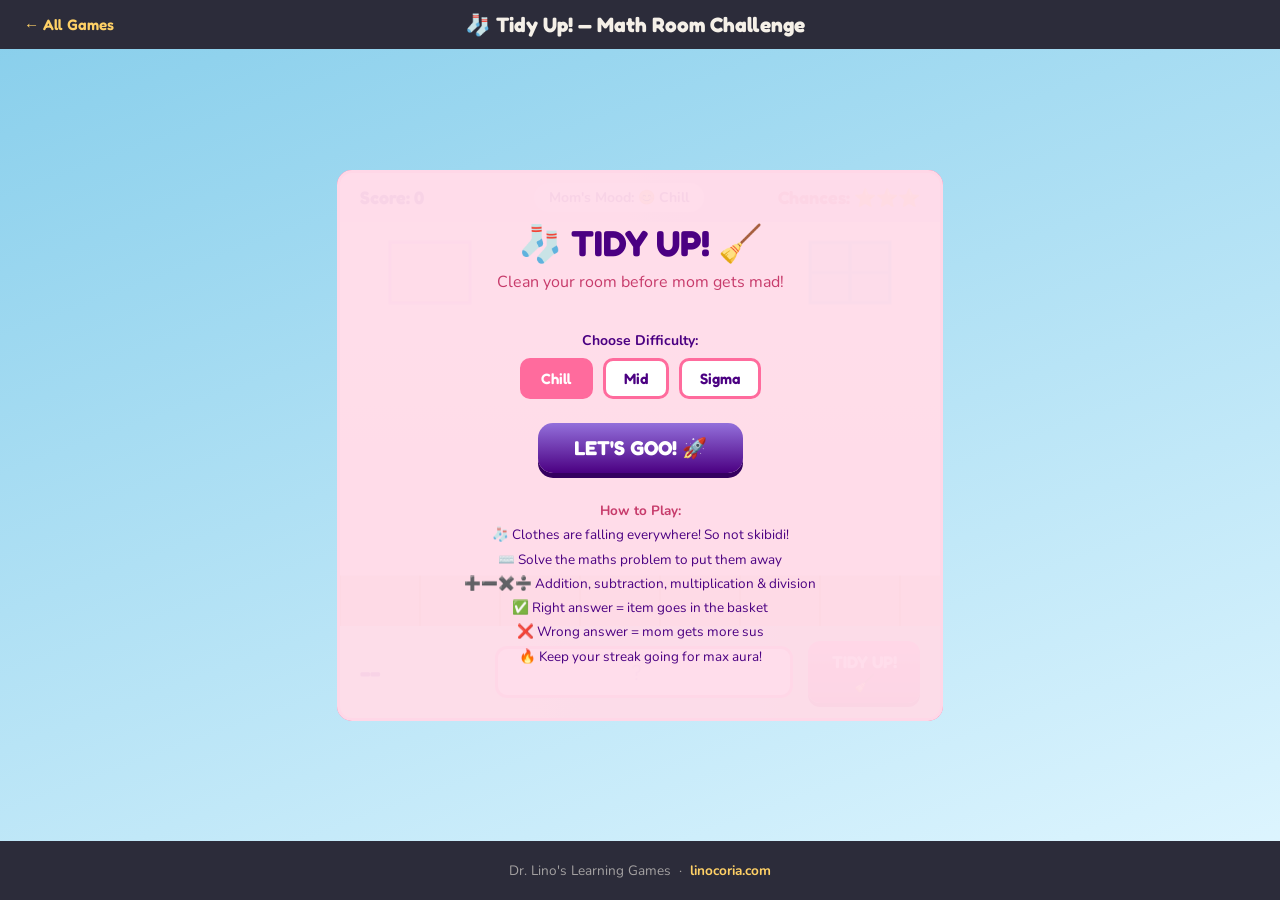
<file: games/math/tidy-up/index.html>
<!DOCTYPE html>
<html lang="en">
<head>
  <meta charset="UTF-8" />
  <meta name="viewport" content="width=device-width, initial-scale=1.0" />
  <title>Tidy Up! – Dr. Lino's Learning Games</title>
  <link rel="preconnect" href="https://fonts.googleapis.com" />
  <link rel="preconnect" href="https://fonts.gstatic.com" crossorigin />
  <link href="https://fonts.googleapis.com/css2?family=Fredoka:wght@400;600;700&family=Nunito:wght@400;600;700&display=swap" rel="stylesheet" />
  <style>
    /* ─── Design Tokens ──────────────────────────────────────────── */
    :root {
      --clr-bg:         #f5f0e8;
      --clr-surface:    #ffffff;
      --clr-text:       #2c2c3a;
      --clr-muted:      #7a7a8c;
      --clr-math:       #ff6b6b;
      --clr-math-soft:  #fff0f0;
      --clr-header-bg:  #2c2c3a;
      --clr-header-txt: #f5f0e8;
      --clr-fun:        #ffd166;
      --radius-card:    18px;
      --radius-badge:   50px;
      --shadow-card:    0 4px 20px rgba(44,44,58,0.10);
      --font-display:   'Fredoka', sans-serif;
      --font-body:      'Nunito', sans-serif;

      /* Game-specific palette */
      --clr-pink:       #ff6b9d;
      --clr-pink-dark:  #c73b6b;
      --clr-pink-soft:  #ffe0ef;
      --clr-purple:     #9370db;
      --clr-purple-dark:#4b0082;
      --clr-green:      #56c573;
      --clr-green-dark: #33895a;
    }

    /* ─── Reset & Base ───────────────────────────────────────────── */
    *, *::before, *::after { box-sizing: border-box; margin: 0; padding: 0; }
    html { scroll-behavior: smooth; }

    body {
      font-family: var(--font-body);
      background: linear-gradient(160deg, #87ceeb 0%, #e0f6ff 100%);
      min-height: 100vh;
      display: flex;
      flex-direction: column;
      color: var(--clr-text);
      overflow-x: hidden;
    }

    /* ─── Site Header ────────────────────────────────────────────── */
    .site-header {
      background-color: var(--clr-header-bg);
      color: var(--clr-header-txt);
      padding: 0.75rem 1.5rem;
      display: flex;
      align-items: center;
      gap: 1rem;
      position: relative;
      z-index: 10;
    }

    .back-link {
      font-family: var(--font-display);
      font-size: 0.95rem;
      font-weight: 600;
      color: var(--clr-fun);
      text-decoration: none;
      display: inline-flex;
      align-items: center;
      gap: 0.3rem;
      transition: opacity 0.2s;
    }
    .back-link:hover { opacity: 0.8; text-decoration: underline; }

    .site-header h1 {
      font-family: var(--font-display);
      font-size: 1.3rem;
      font-weight: 700;
      color: var(--clr-header-txt);
      flex: 1;
      text-align: center;
    }

    /* ─── Game Wrapper ───────────────────────────────────────────── */
    main {
      flex: 1;
      display: flex;
      align-items: center;
      justify-content: center;
      padding: 1.5rem 1rem;
    }

    .game-container {
      position: relative;
      width: 606px;
      max-width: 95vw;
    }

    /* ─── Game Header Bar ────────────────────────────────────────── */
    .game-header {
      display: flex;
      justify-content: space-between;
      align-items: center;
      padding: 10px 20px;
      background: linear-gradient(to right, var(--clr-pink-soft), #e8d4f0);
      border-radius: 15px 15px 0 0;
      border: 3px solid var(--clr-pink);
      border-bottom: none;
      width: 100%;
    }

    .score-display, .lives-display {
      font-family: var(--font-display);
      font-size: 18px;
      font-weight: 700;
      color: var(--clr-purple-dark);
      min-width: 100px;
    }
    .score-display { text-align: left; }
    .lives-display { color: var(--clr-pink-dark); text-align: right; }

    .parent-mood-header {
      font-family: var(--font-body);
      font-size: 14px;
      font-weight: 700;
      color: var(--clr-purple-dark);
      background: rgba(255,255,255,0.8);
      padding: 5px 15px;
      border-radius: 20px;
    }

    /* ─── Canvas ─────────────────────────────────────────────────── */
    #gameCanvas {
      display: block;
      width: 100%;
      height: auto;
      aspect-ratio: 600 / 400;
      background: linear-gradient(to bottom, #fff8dc, #ffefd5);
      border-left: 3px solid var(--clr-pink);
      border-right: 3px solid var(--clr-pink);
      border-top: none;
      border-bottom: none;
    }

    /* ─── Input Area ─────────────────────────────────────────────── */
    .input-area {
      background: linear-gradient(to right, #c8f7d0, #b0edb9);
      padding: 15px 20px;
      border-radius: 0 0 15px 15px;
      border: 3px solid var(--clr-pink);
      border-top: none;
      display: flex;
      align-items: center;
      gap: 15px;
      width: 100%;
    }

    .current-problem {
      font-family: var(--font-display);
      font-size: 26px;
      font-weight: 700;
      color: var(--clr-purple-dark);
      min-width: 120px;
    }

    #answerInput {
      flex: 1;
      padding: 10px 18px;
      font-size: 22px;
      font-family: var(--font-display);
      background: white;
      border: 3px solid var(--clr-pink);
      border-radius: 12px;
      color: var(--clr-purple-dark);
      outline: none;
      text-align: center;
    }
    #answerInput:focus {
      border-color: var(--clr-pink-dark);
      box-shadow: 0 0 12px rgba(255,107,157,0.4);
    }
    #answerInput::placeholder { color: rgba(147,112,219,0.45); }

    .tidy-btn {
      padding: 10px 22px;
      font-size: 17px;
      font-family: var(--font-display);
      font-weight: 700;
      background: linear-gradient(to bottom, var(--clr-pink), var(--clr-pink-dark));
      border: none;
      border-radius: 12px;
      color: white;
      cursor: pointer;
      transition: all 0.2s;
      box-shadow: 0 4px 0 #a02d54;
    }
    .tidy-btn:hover { transform: translateY(-2px); box-shadow: 0 6px 0 #a02d54; }
    .tidy-btn:active { transform: translateY(2px); box-shadow: 0 2px 0 #a02d54; }

    /* ─── Overlays ───────────────────────────────────────────────── */
    .overlay {
      position: absolute;
      inset: 0;
      background: rgba(255, 220, 235, 0.96);
      display: flex;
      flex-direction: column;
      align-items: center;
      justify-content: center;
      z-index: 100;
      border-radius: 15px;
      padding: 24px;
      text-align: center;
      overflow-y: auto;
    }
    .overlay.hidden { display: none; }

    .game-title {
      font-family: var(--font-display);
      font-size: 36px;
      font-weight: 700;
      color: var(--clr-purple-dark);
      margin-bottom: 6px;
    }

    .game-subtitle {
      font-family: var(--font-body);
      font-size: 16px;
      color: var(--clr-pink-dark);
      margin-bottom: 22px;
    }

    .menu-btn {
      padding: 13px 36px;
      font-size: 20px;
      font-family: var(--font-display);
      font-weight: 700;
      background: linear-gradient(to bottom, var(--clr-purple), var(--clr-purple-dark));
      border: none;
      border-radius: 15px;
      color: white;
      cursor: pointer;
      margin: 8px;
      transition: all 0.2s;
      box-shadow: 0 5px 0 #350060;
    }
    .menu-btn:hover { transform: translateY(-3px); box-shadow: 0 8px 0 #350060; }

    .menu-btn.restart {
      background: linear-gradient(to bottom, #ffa500, #e07800);
      box-shadow: 0 5px 0 #a85800;
    }
    .menu-btn.restart:hover { box-shadow: 0 8px 0 #a85800; }

    .instructions {
      font-family: var(--font-body);
      font-size: 13.5px;
      color: var(--clr-purple-dark);
      margin-top: 18px;
      line-height: 1.8;
    }
    .instructions strong { color: var(--clr-pink-dark); }

    .final-score {
      font-family: var(--font-display);
      font-size: 30px;
      font-weight: 700;
      color: var(--clr-purple-dark);
      margin: 16px 0;
    }

    .gen-alpha-message {
      font-family: var(--font-body);
      font-size: 20px;
      font-weight: 700;
      color: var(--clr-pink-dark);
      margin: 12px 0;
      padding: 12px 16px;
      background: rgba(255,255,255,0.55);
      border-radius: 12px;
      max-width: 90%;
    }

    /* ─── Difficulty Selector ────────────────────────────────────── */
    .difficulty-selector { margin: 16px 0; }
    .difficulty-selector label {
      display: block;
      font-family: var(--font-body);
      font-weight: 700;
      color: var(--clr-purple-dark);
      margin-bottom: 8px;
      font-size: 14px;
    }
    .difficulty-buttons { display: flex; gap: 10px; justify-content: center; }
    .diff-btn {
      padding: 8px 18px;
      font-family: var(--font-display);
      font-weight: 600;
      font-size: 15px;
      background: white;
      border: 3px solid var(--clr-pink);
      border-radius: 10px;
      color: var(--clr-purple-dark);
      cursor: pointer;
      transition: all 0.2s;
    }
    .diff-btn:hover, .diff-btn.selected {
      background: var(--clr-pink);
      color: white;
    }

    /* ─── Combo ──────────────────────────────────────────────────── */
    .combo-display {
      position: absolute;
      top: 58px;
      right: 18px;
      font-family: var(--font-display);
      font-size: 17px;
      font-weight: 700;
      color: var(--clr-pink-dark);
      opacity: 0;
      transition: opacity 0.3s;
      z-index: 5;
    }
    .combo-display.visible { opacity: 1; }

    /* ─── Leaderboard ────────────────────────────────────────────── */
    .leaderboard {
      background: rgba(255,255,255,0.35);
      border-radius: 14px;
      padding: 12px 16px;
      margin: 12px 0;
      min-width: 270px;
      max-width: 90%;
    }
    .leaderboard-title {
      font-family: var(--font-display);
      font-size: 17px;
      font-weight: 700;
      color: var(--clr-purple-dark);
      margin-bottom: 8px;
    }
    .leaderboard-entry {
      display: flex;
      justify-content: space-between;
      align-items: center;
      padding: 7px 10px;
      margin: 4px 0;
      background: rgba(255,255,255,0.55);
      border-radius: 8px;
      font-size: 15px;
      font-family: var(--font-body);
      font-weight: 600;
    }
    .leaderboard-entry.gold   { background: linear-gradient(to right,#ffd700,#ffa500); color: #5a3000; }
    .leaderboard-entry.silver { background: linear-gradient(to right,#c0c0c0,#a8a8a8); color: #3a3a3a; }
    .leaderboard-entry.bronze { background: linear-gradient(to right,#cd7f32,#b87333); color: #3a1a00; }
    .leaderboard-rank  { font-weight: 700; margin-right: 8px; }
    .leaderboard-name  { flex: 1; }
    .leaderboard-empty { font-family: var(--font-body); color: var(--clr-purple-dark); font-style: italic; padding: 8px; }

    /* ─── Name Entry ─────────────────────────────────────────────── */
    .name-entry {
      background: rgba(255,215,0,0.25);
      border-radius: 14px;
      padding: 12px 16px;
      margin: 10px 0;
    }
    .name-entry.hidden { display: none; }
    .name-entry-label {
      font-family: var(--font-display);
      font-size: 15px;
      font-weight: 700;
      color: var(--clr-purple-dark);
      margin-bottom: 8px;
      display: block;
    }
    #playerNameInput {
      padding: 8px 14px;
      font-size: 17px;
      font-family: var(--font-display);
      border: 3px solid var(--clr-pink);
      border-radius: 10px;
      width: 150px;
      text-align: center;
      margin-right: 8px;
    }
    #playerNameInput:focus { outline: none; border-color: var(--clr-pink-dark); }
    .save-btn {
      padding: 9px 18px;
      font-size: 15px;
      font-family: var(--font-display);
      font-weight: 700;
      background: linear-gradient(to bottom, var(--clr-green), var(--clr-green-dark));
      border: none;
      border-radius: 10px;
      color: white;
      cursor: pointer;
      transition: transform 0.2s;
    }
    .save-btn:hover { transform: scale(1.05); }

    /* ─── Floating Feedback ──────────────────────────────────────── */
    .feedback {
      position: absolute;
      font-family: var(--font-display);
      font-size: 30px;
      font-weight: 700;
      pointer-events: none;
      animation: feedbackPop 1s ease-out forwards;
      z-index: 50;
    }
    .feedback.correct { color: #32cd32; text-shadow: 2px 2px 0 #228b22; }
    .feedback.wrong   { color: #ff5533; text-shadow: 2px 2px 0 #c01010; }

    @keyframes feedbackPop {
      0%   { opacity: 1; transform: scale(0.5) translateY(0); }
      50%  { opacity: 1; transform: scale(1.3) translateY(-20px); }
      100% { opacity: 0; transform: scale(1)   translateY(-50px); }
    }

    /* ─── Screen Shake ───────────────────────────────────────────── */
    @keyframes shake {
      0%,100%           { transform: translateX(0); }
      10%,30%,50%,70%,90% { transform: translateX(-5px); }
      20%,40%,60%,80%   { transform: translateX(5px); }
    }
    .shake { animation: shake 0.5s ease-in-out; }

    /* ─── Six-Seven Easter Egg ───────────────────────────────────── */
    .six-seven-popup {
      position: absolute;
      top: 50%; left: 50%;
      transform: translate(-50%, -50%);
      font-family: var(--font-display);
      font-size: 44px;
      font-weight: 700;
      color: var(--clr-pink-dark);
      text-shadow: 3px 3px 0 #ffd700, -2px -2px 0 var(--clr-purple-dark);
      z-index: 200;
      animation: sixSevenPop 1.5s ease-out forwards;
      pointer-events: none;
    }
    @keyframes sixSevenPop {
      0%  { opacity: 0; transform: translate(-50%,-50%) scale(0.5) rotate(-10deg); }
      20% { opacity: 1; transform: translate(-50%,-50%) scale(1.3) rotate(5deg); }
      60% { opacity: 1; transform: translate(-50%,-50%) scale(1)   rotate(0deg); }
      100%{ opacity: 0; transform: translate(-50%,-70%) scale(0.8); }
    }

    /* ─── Site Footer ────────────────────────────────────────────── */
    footer {
      background-color: var(--clr-header-bg);
      color: rgba(245,240,232,0.6);
      text-align: center;
      padding: 1.25rem 1rem;
      font-size: 0.85rem;
      font-family: var(--font-body);
    }
    footer a {
      color: var(--clr-fun);
      text-decoration: none;
      font-weight: 700;
    }
    footer a:hover { text-decoration: underline; }

    /* ─── Responsive ─────────────────────────────────────────────── */
    @media (max-width: 620px) {
      .game-container { width: 100%; }

      .site-header h1 { font-size: 1rem; }
      .back-link { font-size: 0.85rem; }

      .game-header { padding: 8px 10px; }
      .score-display, .lives-display { font-size: 14px; min-width: 70px; }
      .parent-mood-header { font-size: 11px; padding: 4px 8px; }

      /* Stack problem label above input + button */
      .input-area { flex-wrap: wrap; gap: 8px; padding: 10px 12px; }
      .current-problem {
        font-size: 20px; min-width: 100%;
        text-align: center; margin-bottom: 0;
      }
      #answerInput { font-size: 18px; flex: 1; min-width: 0; }
      .tidy-btn { font-size: 14px; padding: 10px 14px; }

      /* Overlays */
      .overlay { padding: 16px 14px; }
      .game-title { font-size: 26px; }
      .game-subtitle { font-size: 14px; margin-bottom: 14px; }
      .instructions { font-size: 12px; margin-top: 12px; }
      .menu-btn { font-size: 16px; padding: 10px 22px; }
      .gen-alpha-message { font-size: 15px; }
      .final-score { font-size: 22px; }
      .leaderboard { min-width: 0; width: 100%; }
      .leaderboard-entry { font-size: 13px; }
      #playerNameInput { width: 120px; }

      .combo-display { font-size: 14px; top: 50px; right: 10px; }
    }

    @media (max-width: 380px) {
      .site-header h1 { font-size: 0.85rem; }
      .game-header { flex-wrap: wrap; gap: 4px; justify-content: center; }
      .parent-mood-header { order: -1; width: 100%; text-align: center; }
      .diff-btn { padding: 7px 13px; font-size: 13px; }
    }

    /* ─── On-screen Number Pad (touch devices only) ──────────────── */
    .numpad {
      display: none;
      background: linear-gradient(to right, #c8f7d0, #b0edb9);
      border: 3px solid var(--clr-pink);
      border-top: none;
      border-radius: 0 0 15px 15px;
      padding: 8px 12px 12px;
      width: 100%;
    }
    .numpad-grid {
      display: grid;
      grid-template-columns: repeat(3, 1fr);
      gap: 8px;
    }
    .np-btn {
      padding: 12px 6px;
      font-size: 22px;
      font-family: var(--font-display);
      font-weight: 700;
      background: white;
      border: 2px solid var(--clr-pink);
      border-radius: 10px;
      color: var(--clr-purple-dark);
      cursor: pointer;
      box-shadow: 0 3px 0 #d8a0b8;
      touch-action: manipulation;
      transition: transform 0.08s, box-shadow 0.08s;
      user-select: none;
      -webkit-user-select: none;
    }
    .np-btn:active { transform: translateY(2px); box-shadow: 0 1px 0 #d8a0b8; }
    .np-back {
      background: #fff3cd; border-color: #ffa500;
      box-shadow: 0 3px 0 #c07800; color: #7a4200;
    }
    .np-back:active { box-shadow: 0 1px 0 #c07800; }
    .np-submit {
      background: linear-gradient(to bottom, var(--clr-green), var(--clr-green-dark));
      border-color: var(--clr-green-dark);
      box-shadow: 0 3px 0 #1a6040; color: white;
    }
    .np-submit:active { box-shadow: 0 1px 0 #1a6040; }

    /* On touch devices: show numpad, hide OS-keyboard trigger */
    @media (pointer: coarse) {
      main { align-items: flex-start; padding: 0.25rem 0.5rem 0.5rem; }
      .numpad { display: block; }
      .tidy-btn { display: none; }
      /* Remove bottom radius from input-area; numpad provides it */
      .input-area { border-radius: 0; border-bottom: none; }
    }

    /* Compact numpad on short phones */
    @media (pointer: coarse) and (max-height: 620px) {
      .np-btn { padding: 9px 4px; font-size: 18px; }
      .numpad-grid { gap: 5px; }
      .numpad { padding: 6px 10px 10px; }
      .game-header { padding: 6px 10px; }
    }
  </style>
</head>
<body>

  <!-- ── Site Header ───────────────────────────────────────────── -->
  <header class="site-header">
    <a class="back-link" href="../../../index.html">← All Games</a>
    <h1>🧦 Tidy Up! — Math Room Challenge</h1>
    <span style="min-width:100px;"></span><!-- spacer to keep h1 centred -->
  </header>

  <!-- ── Game ──────────────────────────────────────────────────── -->
  <main>
    <div class="game-container" id="gameContainer">

      <!-- Game Header Bar -->
      <div class="game-header">
        <div class="score-display">Score: <span id="score">0</span></div>
        <div class="parent-mood-header" id="parentMood">Mom's Mood: 😊 Chill</div>
        <div class="lives-display">Chances: <span id="lives">⭐⭐⭐</span></div>
      </div>

      <!-- Canvas -->
      <canvas id="gameCanvas" width="600" height="400"></canvas>

      <!-- Combo -->
      <div class="combo-display" id="comboDisplay">🔥 On a roll! x<span id="comboCount">0</span></div>

      <!-- Input Area -->
      <div class="input-area">
        <div class="current-problem" id="currentProblem">--</div>
        <input type="number" id="answerInput" placeholder="?" autocomplete="off" inputmode="numeric" pattern="[0-9]*" aria-label="Your answer" />
        <button class="tidy-btn" id="fireBtn">TIDY UP! 🧹</button>
      </div>

      <!-- Number Pad (touch devices only) -->
      <div class="numpad" id="numpad" aria-label="Number pad">
        <div class="numpad-grid">
          <button class="np-btn" data-val="1">1</button>
          <button class="np-btn" data-val="2">2</button>
          <button class="np-btn" data-val="3">3</button>
          <button class="np-btn" data-val="4">4</button>
          <button class="np-btn" data-val="5">5</button>
          <button class="np-btn" data-val="6">6</button>
          <button class="np-btn" data-val="7">7</button>
          <button class="np-btn" data-val="8">8</button>
          <button class="np-btn" data-val="9">9</button>
          <button class="np-btn np-back" data-val="back" aria-label="Backspace">⌫</button>
          <button class="np-btn" data-val="0">0</button>
          <button class="np-btn np-submit" data-val="submit" aria-label="Submit answer">✓</button>
        </div>
      </div>

      <!-- ── Start Overlay ──────────────────────────────────── -->
      <div class="overlay" id="startOverlay" role="dialog" aria-modal="true" aria-label="Start screen">
        <div class="game-title">🧦 TIDY UP! 🧹</div>
        <div class="game-subtitle">Clean your room before mom gets mad!</div>

        <div class="difficulty-selector">
          <label>Choose Difficulty:</label>
          <div class="difficulty-buttons">
            <button class="diff-btn selected" data-diff="easy">Chill</button>
            <button class="diff-btn" data-diff="medium">Mid</button>
            <button class="diff-btn" data-diff="hard">Sigma</button>
          </div>
        </div>

        <button class="menu-btn" id="startBtn">LET'S GOO! 🚀</button>

        <div class="instructions">
          <strong>How to Play:</strong><br>
          🧦 Clothes are falling everywhere! So not skibidi!<br>
          ⌨️ Solve the maths problem to put them away<br>
          ➕➖✖️➗ Addition, subtraction, multiplication &amp; division<br>
          ✅ Right answer = item goes in the basket<br>
          ❌ Wrong answer = mom gets more sus<br>
          🔥 Keep your streak going for max aura!
        </div>
      </div>

      <!-- ── Game Over Overlay ───────────────────────────────── -->
      <div class="overlay hidden" id="gameOverOverlay" role="dialog" aria-modal="true" aria-label="Game over screen">
        <div class="game-title">OH NO! 😱</div>
        <div class="gen-alpha-message" id="loseMessage"></div>
        <div class="final-score">Score: <span id="finalScore">0</span></div>

        <div class="name-entry hidden" id="nameEntry">
          <span class="name-entry-label">🏆 NEW HIGH SCORE! Enter your name:</span>
          <input type="text" id="playerNameInput" maxlength="12" placeholder="Your name" aria-label="Enter your name" />
          <button class="save-btn" id="saveScoreBtn">SAVE +AURA 📈</button>
        </div>

        <div class="leaderboard">
          <div class="leaderboard-title">🏆 AURA LEADERBOARD 🏆</div>
          <div class="leaderboard-entries" id="leaderboardEntries"></div>
        </div>

        <div class="difficulty-selector">
          <label>Switch Difficulty:</label>
          <div class="difficulty-buttons">
            <button class="diff-btn" data-diff="easy">Chill</button>
            <button class="diff-btn" data-diff="medium">Mid</button>
            <button class="diff-btn" data-diff="hard">Sigma</button>
          </div>
        </div>

        <button class="menu-btn restart" id="restartBtn">TRY AGAIN 💪</button>
      </div>

      <!-- ── Level Complete Overlay ─────────────────────────── -->
      <div class="overlay hidden" id="levelOverlay" role="dialog" aria-modal="true" aria-label="Level complete screen">
        <div class="game-title">✨ LEVEL CLEARED! ✨</div>
        <div class="gen-alpha-message" id="winMessage"></div>
        <div class="final-score">Level <span id="completedLevel">1</span> done!</div>
        <button class="menu-btn" id="nextLevelBtn">NEXT LEVEL 🔥</button>
      </div>

    </div><!-- /.game-container -->
  </main>

  <!-- ── Site Footer ───────────────────────────────────────────── -->
  <footer>
    <p>Dr. Lino's Learning Games &nbsp;·&nbsp; <a href="https://linocoria.com" target="_blank" rel="noopener">linocoria.com</a></p>
  </footer>

  <script>
    // ═══════════════════════════════════════════════════════════════
    //  GEN ALPHA MESSAGES
    // ═══════════════════════════════════════════════════════════════
    const WIN_MESSAGES = [
      "No cap, you absolutely ATE that level! 💅✨",
      "That was lowkey FIRE! You got that dawg in you! 🐕‍🦺",
      "BRO your math aura is UNMATCHED rn! 👑",
      "Slay bestie! Mom is giving proud vibes! 💖",
      "You're literally the main character of cleaning! ✨",
      "That was so skibidi of you! Ohio would be proud! 🗿",
      "W rizz on those math problems fr fr! 🔥",
      "You understood the assignment! No cap! 📝",
      "Living rent free in that leaderboard! 🏆",
      "That's giving... SIGMA ENERGY! 💪",
      "You just mewed your way through that level! 🗿✨",
      "Absolute GOAT behavior! Keep fanum taxing those points! 🐐"
    ];

    const LOSE_MESSAGES = [
      "Oof, that's not very skibidi of you... Mom is NOT impressed! 😤",
      "Bro fell off 💀 Your room looks like Ohio rn!",
      "That's cap... You need to lock in and try again! 🔒",
      "No aura detected 📉 Mom said touch grass AND clean your room!",
      "You're cooked fr fr 🍳 Time for a redemption arc!",
      "Major L energy... But we believe in your comeback! 💪",
      "Bruh moment 🗿 Mom's about to take away the iPad!",
      "Not the vibe check fail... 😭 You can do better bestie!",
      "Your rizz ran out! Mom is giving disappointed parent energy! 😔",
      "That was lowkey mid... Time to grind and get better! 📈"
    ];

    const STREAK_MESSAGES = [
      "", "", "",
      "Nice streak! 🔥", "You're cooking! 🍳",
      "Absolute cinema! 🎬", "Main character energy! ✨",
      "GOATED! 🐐", "Actual legend! 👑",
      "Built different! 💪", "SIGMA GRINDSET! 🗿"
    ];

    // ═══════════════════════════════════════════════════════════════
    //  CLOTHING ITEMS
    // ═══════════════════════════════════════════════════════════════
    const CLOTHING_ITEMS = [
      { emoji: '🧦', name: 'sock' },
      { emoji: '👕', name: 'shirt' },
      { emoji: '👖', name: 'pants' },
      { emoji: '👟', name: 'shoe' },
      { emoji: '🧢', name: 'cap' },
      { emoji: '🧤', name: 'glove' },
      { emoji: '👗', name: 'dress' },
      { emoji: '🩳', name: 'shorts' },
      { emoji: '🧣', name: 'scarf' },
      { emoji: '👚', name: 'blouse' }
    ];

    // ═══════════════════════════════════════════════════════════════
    //  GAME CONFIGURATION
    // ═══════════════════════════════════════════════════════════════
    const CONFIG = {
      easy: {
        baseSpeed: 0.25, spawnInterval: 4500,
        operations: ['+', '-', '×'],
        tables: [2, 5, 10], addSubMax: 20
      },
      medium: {
        baseSpeed: 0.35, spawnInterval: 3800,
        operations: ['+', '-', '×', '÷'],
        tables: [2, 3, 4, 5, 6, 10], addSubMax: 50
      },
      hard: {
        baseSpeed: 0.45, spawnInterval: 3200,
        operations: ['+', '-', '×', '÷'],
        tables: [2, 3, 4, 5, 6, 7, 8, 9, 10, 11, 12], addSubMax: 100
      }
    };

    // ═══════════════════════════════════════════════════════════════
    //  GAME STATE
    // ═══════════════════════════════════════════════════════════════
    let canvas, ctx;
    let gameState = {
      isRunning: false,
      score: 0, level: 1, lives: 3, combo: 0,
      items: [], tidyAnimations: [], particles: [],
      difficulty: 'easy',
      leaderboard: JSON.parse(localStorage.getItem('tidyUpLeaderboard')) || [],
      itemsTidiedThisLevel: 0, itemsPerLevel: 8
    };
    const basket = { x: 300, y: 370, width: 80, height: 50 };
    const isTouchDevice = window.matchMedia('(pointer: coarse)').matches;
    let spawnTimer = null, gameLoop = null;

    // ═══════════════════════════════════════════════════════════════
    //  INIT
    // ═══════════════════════════════════════════════════════════════
    function init() {
      canvas = document.getElementById('gameCanvas');
      ctx    = canvas.getContext('2d');
      setupEventListeners();
      updateDisplay();
      drawRoom();
    }

    function setupEventListeners() {
      document.getElementById('startBtn').addEventListener('click', startGame);
      document.getElementById('restartBtn').addEventListener('click', restartGame);
      document.getElementById('nextLevelBtn').addEventListener('click', nextLevel);
      document.getElementById('fireBtn').addEventListener('click', handleTidy);
      document.getElementById('answerInput').addEventListener('keypress', e => {
        if (e.key === 'Enter') handleTidy();
      });

      if (isTouchDevice) {
        const input = document.getElementById('answerInput');
        input.readOnly = true;
        input.style.caretColor = 'transparent';
        document.querySelectorAll('.np-btn').forEach(btn => {
          btn.addEventListener('click', e => {
            e.preventDefault();
            const val = btn.dataset.val;
            if (val === 'back') {
              input.value = input.value.slice(0, -1);
            } else if (val === 'submit') {
              handleTidy();
            } else if (input.value.length < 4) {
              input.value += val;
            }
          });
        });
      }
      document.getElementById('saveScoreBtn').addEventListener('click', saveScore);
      document.getElementById('playerNameInput').addEventListener('keypress', e => {
        if (e.key === 'Enter') saveScore();
      });

      document.querySelectorAll('#startOverlay .diff-btn').forEach(btn => {
        btn.addEventListener('click', () => {
          document.querySelectorAll('#startOverlay .diff-btn').forEach(b => b.classList.remove('selected'));
          btn.classList.add('selected');
          gameState.difficulty = btn.dataset.diff;
        });
      });
      document.querySelectorAll('#gameOverOverlay .diff-btn').forEach(btn => {
        btn.addEventListener('click', () => {
          document.querySelectorAll('#gameOverOverlay .diff-btn').forEach(b => b.classList.remove('selected'));
          btn.classList.add('selected');
          gameState.difficulty = btn.dataset.diff;
        });
      });
    }

    // ═══════════════════════════════════════════════════════════════
    //  GAME CONTROL
    // ═══════════════════════════════════════════════════════════════
    function startGame() {
      document.getElementById('startOverlay').classList.add('hidden');
      Object.assign(gameState, {
        isRunning: true, score: 0, level: 1, lives: 3, combo: 0,
        items: [], tidyAnimations: [], particles: [], itemsTidiedThisLevel: 0
      });
      updateDisplay();
      spawnItem();
      startSpawnTimer();
      gameLoop = requestAnimationFrame(update);
      if (!isTouchDevice) document.getElementById('answerInput').focus();
    }

    function restartGame() {
      document.getElementById('gameOverOverlay').classList.add('hidden');
      startGame();
    }

    function nextLevel() {
      document.getElementById('levelOverlay').classList.add('hidden');
      gameState.level++;
      gameState.itemsTidiedThisLevel = 0;
      gameState.items = [];
      gameState.isRunning = true;
      updateDisplay();
      spawnItem();
      startSpawnTimer();
      gameLoop = requestAnimationFrame(update);
      if (!isTouchDevice) document.getElementById('answerInput').focus();
    }

    function gameOver() {
      gameState.isRunning = false;
      clearInterval(spawnTimer);
      cancelAnimationFrame(gameLoop);

      document.getElementById('finalScore').textContent = gameState.score;
      document.getElementById('loseMessage').textContent =
        LOSE_MESSAGES[Math.floor(Math.random() * LOSE_MESSAGES.length)];

      const isHighScore = gameState.leaderboard.length < 3 ||
        gameState.score > (gameState.leaderboard.at(-1)?.score ?? 0);
      const nameEntry = document.getElementById('nameEntry');
      if (isHighScore && gameState.score > 0) {
        nameEntry.classList.remove('hidden');
        document.getElementById('playerNameInput').value = '';
        document.getElementById('playerNameInput').focus();
      } else {
        nameEntry.classList.add('hidden');
      }

      document.querySelectorAll('#gameOverOverlay .diff-btn').forEach(btn => {
        btn.classList.toggle('selected', btn.dataset.diff === gameState.difficulty);
      });
      displayLeaderboard();
      document.getElementById('gameOverOverlay').classList.remove('hidden');
    }

    function saveScore() {
      let name = document.getElementById('playerNameInput').value.trim() || 'Anonymous';
      gameState.leaderboard.push({ name, score: gameState.score, difficulty: gameState.difficulty });
      gameState.leaderboard.sort((a, b) => b.score - a.score);
      gameState.leaderboard = gameState.leaderboard.slice(0, 3);
      localStorage.setItem('tidyUpLeaderboard', JSON.stringify(gameState.leaderboard));
      document.getElementById('nameEntry').classList.add('hidden');
      displayLeaderboard();
      playSound('correct');
    }

    function displayLeaderboard() {
      const container = document.getElementById('leaderboardEntries');
      if (gameState.leaderboard.length === 0) {
        container.innerHTML = '<div class="leaderboard-empty">No scores yet! Be the first to get that aura! ✨</div>';
        return;
      }
      const rankEmojis  = ['👑', '🥈', '🥉'];
      const rankClasses = ['gold', 'silver', 'bronze'];
      const diffLabels  = { easy: '😌', medium: '😎', hard: '🗿' };
      container.innerHTML = gameState.leaderboard.map((e, i) => `
        <div class="leaderboard-entry ${rankClasses[i] || ''}">
          <span class="leaderboard-rank">${rankEmojis[i] || (i + 1)}</span>
          <span class="leaderboard-name">${escapeHtml(e.name)}</span>
          <span>${diffLabels[e.difficulty] || ''}</span>
          <span class="leaderboard-score">+${e.score} aura</span>
        </div>`).join('');
    }

    function escapeHtml(text) {
      const d = document.createElement('div');
      d.textContent = text;
      return d.innerHTML;
    }

    function levelComplete() {
      gameState.isRunning = false;
      clearInterval(spawnTimer);
      cancelAnimationFrame(gameLoop);
      document.getElementById('completedLevel').textContent = gameState.level;
      document.getElementById('winMessage').textContent =
        WIN_MESSAGES[Math.floor(Math.random() * WIN_MESSAGES.length)];
      document.getElementById('levelOverlay').classList.remove('hidden');
    }

    // ═══════════════════════════════════════════════════════════════
    //  SPAWNING
    // ═══════════════════════════════════════════════════════════════
    function startSpawnTimer() {
      const interval = Math.max(2500, CONFIG[gameState.difficulty].spawnInterval - (gameState.level - 1) * 150);
      clearInterval(spawnTimer);
      spawnTimer = setInterval(() => {
        if (gameState.isRunning && gameState.items.length < 4) spawnItem();
      }, interval);
    }

    function generateProblem() {
      const cfg = CONFIG[gameState.difficulty];
      const op  = cfg.operations[Math.floor(Math.random() * cfg.operations.length)];
      const tbl = cfg.tables[Math.floor(Math.random() * cfg.tables.length)];
      let num1, num2, answer, problemText;

      if (op === '+') {
        num1 = Math.floor(Math.random() * cfg.addSubMax) + 1;
        num2 = Math.floor(Math.random() * (cfg.addSubMax - num1)) + 1;
        answer = num1 + num2;
        problemText = `${num1} + ${num2}`;
      } else if (op === '-') {
        num1 = Math.floor(Math.random() * cfg.addSubMax) + 10;
        num2 = Math.floor(Math.random() * Math.min(num1 - 1, cfg.addSubMax / 2)) + 1;
        answer = num1 - num2;
        problemText = `${num1} - ${num2}`;
      } else if (op === '×') {
        num1 = tbl;
        num2 = Math.floor(Math.random() * 10) + 1;
        answer = num1 * num2;
        problemText = `${num1} × ${num2}`;
      } else {
        num2 = tbl;
        const mul = Math.floor(Math.random() * 10) + 1;
        num1 = num2 * mul;
        answer = mul;
        problemText = `${num1} ÷ ${num2}`;
      }
      return { problemText, answer };
    }

    function spawnItem() {
      const { problemText, answer } = generateProblem();
      const cfg      = CONFIG[gameState.difficulty];
      const clothing = CLOTHING_ITEMS[Math.floor(Math.random() * CLOTHING_ITEMS.length)];

      let x, attempts = 0;
      do {
        x = 80 + Math.random() * (canvas.width - 160);
        attempts++;
      } while (attempts < 10 && gameState.items.some(i => Math.abs(i.x - x) < 100));

      gameState.items.push({
        x, y: -50, width: 90, height: 60,
        speed: cfg.baseSpeed + (gameState.level - 1) * 0.04,
        problem: problemText, answer, clothing,
        rotation: 0,
        rotationSpeed: (Math.random() - 0.5) * 0.05,
        wobble: Math.random() * Math.PI * 2
      });
      updateCurrentProblem();
    }

    // ═══════════════════════════════════════════════════════════════
    //  INPUT HANDLING
    // ═══════════════════════════════════════════════════════════════
    function handleTidy() {
      if (!gameState.isRunning) return;
      const input  = document.getElementById('answerInput');
      const answer = parseInt(input.value, 10);
      input.value  = '';
      if (!isTouchDevice) input.focus();
      if (isNaN(answer)) return;

      if (answer === 67) showSixSeven();

      const target = gameState.items.reduce((lowest, item) =>
        (!lowest || item.y > lowest.y) ? item : lowest, null);
      if (!target) return;

      if (answer === target.answer) {
        tidyItem(target);
        gameState.combo++;
        const comboBonus = Math.floor(gameState.combo / 3) * 10;
        const points = 10 + comboBonus + gameState.level * 5;
        gameState.score += points;
        const streakMsg = gameState.combo < STREAK_MESSAGES.length
          ? STREAK_MESSAGES[gameState.combo] : 'LEGENDARY! 🏆';
        showFeedback('✓ +' + points + (streakMsg ? ' ' + streakMsg : ''), target.x, target.y, true);
        playSound('correct');
      } else {
        gameState.combo = 0;
        showFeedback(`✗ It was ${target.answer}!`, target.x, target.y, false);
        playSound('wrong');
        target.speed *= 1.2;
      }
      updateDisplay();
      updateCurrentProblem();
    }

    function tidyItem(item) {
      gameState.tidyAnimations.push({
        x: item.x, y: item.y,
        targetX: basket.x, targetY: basket.y - 20,
        clothing: item.clothing, progress: 0,
        startX: item.x, startY: item.y
      });
      for (let i = 0; i < 10; i++) {
        gameState.particles.push({
          x: item.x, y: item.y,
          vx: (Math.random() - 0.5) * 6,
          vy: (Math.random() - 0.5) * 6,
          life: 1,
          color: ['#ffd700','#ff6b9d','#00ced1','#98fb98'][Math.floor(Math.random() * 4)],
          size: Math.random() * 8 + 4, type: 'sparkle'
        });
      }
      const idx = gameState.items.indexOf(item);
      if (idx > -1) gameState.items.splice(idx, 1);

      gameState.itemsTidiedThisLevel++;
      if (gameState.itemsTidiedThisLevel >= gameState.itemsPerLevel + gameState.level * 2) {
        setTimeout(levelComplete, 500);
      }
    }

    function dropItem(item) {
      for (let i = 0; i < 8; i++) {
        gameState.particles.push({
          x: item.x, y: canvas.height - 40,
          vx: (Math.random() - 0.5) * 4, vy: -Math.random() * 5,
          life: 1, emoji: item.clothing.emoji, size: 20, type: 'dropped'
        });
      }
      const idx = gameState.items.indexOf(item);
      if (idx > -1) gameState.items.splice(idx, 1);
    }

    // ═══════════════════════════════════════════════════════════════
    //  RENDER LOOP
    // ═══════════════════════════════════════════════════════════════
    function update() {
      if (!gameState.isRunning) return;
      ctx.clearRect(0, 0, canvas.width, canvas.height);
      drawRoom();

      // Falling items
      for (let i = gameState.items.length - 1; i >= 0; i--) {
        const item = gameState.items[i];
        item.y += item.speed;
        item.rotation += item.rotationSpeed;
        item.wobble   += 0.05;

        if (item.y + item.height > canvas.height - 50) {
          dropItem(item);
          gameState.lives--;
          gameState.combo = 0;
          showFeedback('💔 Dropped!', item.x, canvas.height - 80, false);
          playSound('damage');
          updateDisplay();
          if (gameState.lives <= 0) { gameOver(); return; }
        } else {
          drawItem(item);
        }
      }

      // Tidy animations
      gameState.tidyAnimations = gameState.tidyAnimations.filter(anim => {
        anim.progress += 0.08;
        if (anim.progress >= 1) {
          for (let i = 0; i < 5; i++) {
            gameState.particles.push({
              x: basket.x, y: basket.y - 20,
              vx: (Math.random() - 0.5) * 3, vy: -Math.random() * 3,
              life: 1, color: '#90ee90', size: 6, type: 'sparkle'
            });
          }
          return false;
        }
        const t = 1 - Math.pow(1 - anim.progress, 3);
        const x = anim.startX + (anim.targetX - anim.startX) * t;
        const y = anim.startY + (anim.targetY - anim.startY) * t;
        ctx.save();
        ctx.translate(x, y);
        ctx.scale(1 - anim.progress * 0.5, 1 - anim.progress * 0.5);
        ctx.font = '40px Arial';
        ctx.textAlign = 'center';
        ctx.fillText(anim.clothing.emoji, 0, 0);
        ctx.restore();
        return true;
      });

      // Particles
      gameState.particles = gameState.particles.filter(p => {
        p.x += p.vx; p.y += p.vy; p.life -= 0.02;
        if (p.type === 'dropped') p.vy += 0.3;
        if (p.life <= 0) return false;

        ctx.globalAlpha = p.life;
        if (p.type === 'sparkle') {
          ctx.fillStyle = p.color;
          ctx.beginPath();
          const r = p.size * p.life, ri = r / 2;
          for (let i = 0; i < 8; i++) {
            const angle  = (i * Math.PI) / 4;
            const radius = i % 2 === 0 ? r : ri;
            const px = p.x + Math.cos(angle) * radius;
            const py = p.y + Math.sin(angle) * radius;
            i === 0 ? ctx.moveTo(px, py) : ctx.lineTo(px, py);
          }
          ctx.closePath(); ctx.fill();
        } else {
          ctx.font = (p.size * p.life) + 'px Arial';
          ctx.textAlign = 'center';
          ctx.fillText(p.emoji, p.x, p.y);
        }
        ctx.globalAlpha = 1;
        return true;
      });

      drawBasket();
      gameLoop = requestAnimationFrame(update);
    }

    function drawRoom() {
      // Floor
      ctx.fillStyle = '#deb887';
      ctx.fillRect(0, canvas.height - 50, canvas.width, 50);
      ctx.strokeStyle = '#cd853f';
      ctx.lineWidth = 2;
      for (let i = 0; i < canvas.width; i += 80) {
        ctx.beginPath();
        ctx.moveTo(i, canvas.height - 50);
        ctx.lineTo(i, canvas.height);
        ctx.stroke();
      }
      // Wall picture
      ctx.fillStyle = 'rgba(255,182,193,0.3)';
      ctx.fillRect(50, 20, 80, 60);
      ctx.strokeStyle = '#dda0dd'; ctx.lineWidth = 3;
      ctx.strokeRect(50, 20, 80, 60);
      // Window
      ctx.fillStyle = 'rgba(135,206,235,0.5)';
      ctx.fillRect(canvas.width - 130, 20, 80, 60);
      ctx.strokeStyle = '#87ceeb'; ctx.lineWidth = 3;
      ctx.strokeRect(canvas.width - 130, 20, 80, 60);
      ctx.beginPath();
      ctx.moveTo(canvas.width - 90, 20); ctx.lineTo(canvas.width - 90, 80);
      ctx.moveTo(canvas.width - 130, 50); ctx.lineTo(canvas.width - 50, 50);
      ctx.stroke();
    }

    function drawItem(item) {
      const x = item.x + Math.sin(item.wobble) * 5;
      const y = item.y;
      ctx.save();
      ctx.translate(x, y + item.height / 2);
      ctx.rotate(item.rotation);

      // Speech bubble
      ctx.fillStyle   = 'white';
      ctx.strokeStyle = '#ff6b9d';
      ctx.lineWidth   = 3;
      const bw = 100, bh = 35;
      ctx.beginPath();
      ctx.roundRect(-bw / 2, -item.height / 2 - bh - 10, bw, bh, 10);
      ctx.fill(); ctx.stroke();

      // Pointer
      ctx.fillStyle = 'white';
      ctx.beginPath();
      ctx.moveTo(-8, -item.height / 2 - 10);
      ctx.lineTo(8,  -item.height / 2 - 10);
      ctx.lineTo(0,  -item.height / 2);
      ctx.closePath(); ctx.fill();
      ctx.strokeStyle = '#ff6b9d';
      ctx.beginPath();
      ctx.moveTo(-8, -item.height / 2 - 10);
      ctx.lineTo(0,  -item.height / 2);
      ctx.lineTo(8,  -item.height / 2 - 10);
      ctx.stroke();

      // Problem text
      ctx.fillStyle = '#4b0082';
      ctx.font      = 'bold 15px Fredoka, sans-serif';
      ctx.textAlign = 'center';
      ctx.fillText(item.problem, 0, -item.height / 2 - 20);

      // Emoji
      ctx.font = '45px Arial';
      ctx.fillText(item.clothing.emoji, 0, 15);
      ctx.restore();
    }

    function drawBasket() {
      const { x, y } = basket;
      ctx.fillStyle = '#8b4513';
      ctx.beginPath();
      ctx.moveTo(x - 50, y - 40);
      ctx.lineTo(x - 40, y + 20);
      ctx.lineTo(x + 40, y + 20);
      ctx.lineTo(x + 50, y - 40);
      ctx.closePath(); ctx.fill();

      ctx.fillStyle = '#a0522d';
      ctx.beginPath();
      ctx.ellipse(x, y - 40, 52, 12, 0, 0, Math.PI * 2);
      ctx.fill();

      ctx.strokeStyle = '#654321'; ctx.lineWidth = 2;
      for (let i = -35; i <= 35; i += 15) {
        ctx.beginPath();
        ctx.moveTo(x + i, y - 35);
        ctx.lineTo(x + i * 0.8, y + 15);
        ctx.stroke();
      }

      ctx.fillStyle = '#ffe4b5';
      ctx.font      = 'bold 11px Fredoka, sans-serif';
      ctx.textAlign = 'center';
      ctx.fillText('LAUNDRY', x, y);
    }

    // ═══════════════════════════════════════════════════════════════
    //  UI UPDATES
    // ═══════════════════════════════════════════════════════════════
    function updateDisplay() {
      document.getElementById('score').textContent = gameState.score;

      let stars = '';
      for (let i = 0; i < gameState.lives; i++) stars += '⭐';
      for (let i = gameState.lives; i < 3; i++) stars += '💫';
      document.getElementById('lives').textContent = stars;

      const mood = document.getElementById('parentMood');
      if      (gameState.lives === 3) mood.textContent = "Mom's Mood: 😊 Chill";
      else if (gameState.lives === 2) mood.textContent = "Mom's Mood: 😐 Getting sus...";
      else                            mood.textContent = "Mom's Mood: 😤 Not happy!";

      const combo = document.getElementById('comboDisplay');
      if (gameState.combo >= 3) {
        combo.classList.add('visible');
        document.getElementById('comboCount').textContent = gameState.combo;
      } else {
        combo.classList.remove('visible');
      }
    }

    function updateCurrentProblem() {
      const el = document.getElementById('currentProblem');
      if (gameState.items.length === 0) { el.textContent = '--'; return; }
      const lowest = gameState.items.reduce((l, i) => (!l || i.y > l.y) ? i : l, null);
      if (lowest) el.textContent = lowest.problem + ' =';
    }

    function showFeedback(text, x, y, isCorrect) {
      const el = document.createElement('div');
      el.className  = `feedback ${isCorrect ? 'correct' : 'wrong'}`;
      el.textContent = text;
      el.style.left = (x / canvas.width  * 100) + '%';
      el.style.top  = (y / canvas.height * 100 + 15) + '%';
      document.getElementById('gameContainer').appendChild(el);
      setTimeout(() => el.remove(), 1000);
    }

    function showSixSeven() {
      const container = document.getElementById('gameContainer');
      container.classList.add('shake');
      setTimeout(() => container.classList.remove('shake'), 500);

      const popup = document.createElement('div');
      popup.className = 'six-seven-popup';
      popup.innerHTML = '🎉 SIX SEVEN! 🎉<br><span style="font-size:22px">Why was 6 afraid of 7?</span>';
      container.appendChild(popup);
      playSound('sixseven');
      setTimeout(() => popup.remove(), 1500);
    }

    // ═══════════════════════════════════════════════════════════════
    //  AUDIO
    // ═══════════════════════════════════════════════════════════════
    function playSound(type) {
      try {
        const ctx2  = new (window.AudioContext || window.webkitAudioContext)();
        const osc   = ctx2.createOscillator();
        const gain  = ctx2.createGain();
        osc.connect(gain); gain.connect(ctx2.destination);

        if (type === 'correct') {
          osc.type = 'sine';
          osc.frequency.setValueAtTime(523.25, ctx2.currentTime);
          osc.frequency.setValueAtTime(659.25, ctx2.currentTime + 0.1);
          osc.frequency.setValueAtTime(783.99, ctx2.currentTime + 0.2);
          gain.gain.setValueAtTime(0.3, ctx2.currentTime);
          gain.gain.exponentialRampToValueAtTime(0.01, ctx2.currentTime + 0.4);
          osc.start(ctx2.currentTime); osc.stop(ctx2.currentTime + 0.4);
        } else if (type === 'wrong') {
          osc.type = 'triangle';
          osc.frequency.setValueAtTime(250, ctx2.currentTime);
          osc.frequency.setValueAtTime(200, ctx2.currentTime + 0.15);
          gain.gain.setValueAtTime(0.3, ctx2.currentTime);
          gain.gain.exponentialRampToValueAtTime(0.01, ctx2.currentTime + 0.25);
          osc.start(ctx2.currentTime); osc.stop(ctx2.currentTime + 0.25);
        } else if (type === 'damage') {
          osc.type = 'sawtooth';
          osc.frequency.setValueAtTime(180, ctx2.currentTime);
          osc.frequency.exponentialRampToValueAtTime(80, ctx2.currentTime + 0.3);
          gain.gain.setValueAtTime(0.2, ctx2.currentTime);
          gain.gain.exponentialRampToValueAtTime(0.01, ctx2.currentTime + 0.3);
          osc.start(ctx2.currentTime); osc.stop(ctx2.currentTime + 0.3);
        } else if (type === 'sixseven') {
          osc.type = 'sine';
          [392, 523.25, 659.25, 783.99, 659.25, 783.99, 1046.5].forEach((f, i) => {
            osc.frequency.setValueAtTime(f, ctx2.currentTime + i * 0.1);
          });
          gain.gain.setValueAtTime(0.3, ctx2.currentTime);
          gain.gain.exponentialRampToValueAtTime(0.01, ctx2.currentTime + 0.8);
          osc.start(ctx2.currentTime); osc.stop(ctx2.currentTime + 0.8);
        }
      } catch (e) { /* audio not supported */ }
    }

    window.addEventListener('load', init);
  </script>

</body>
</html>
</file>
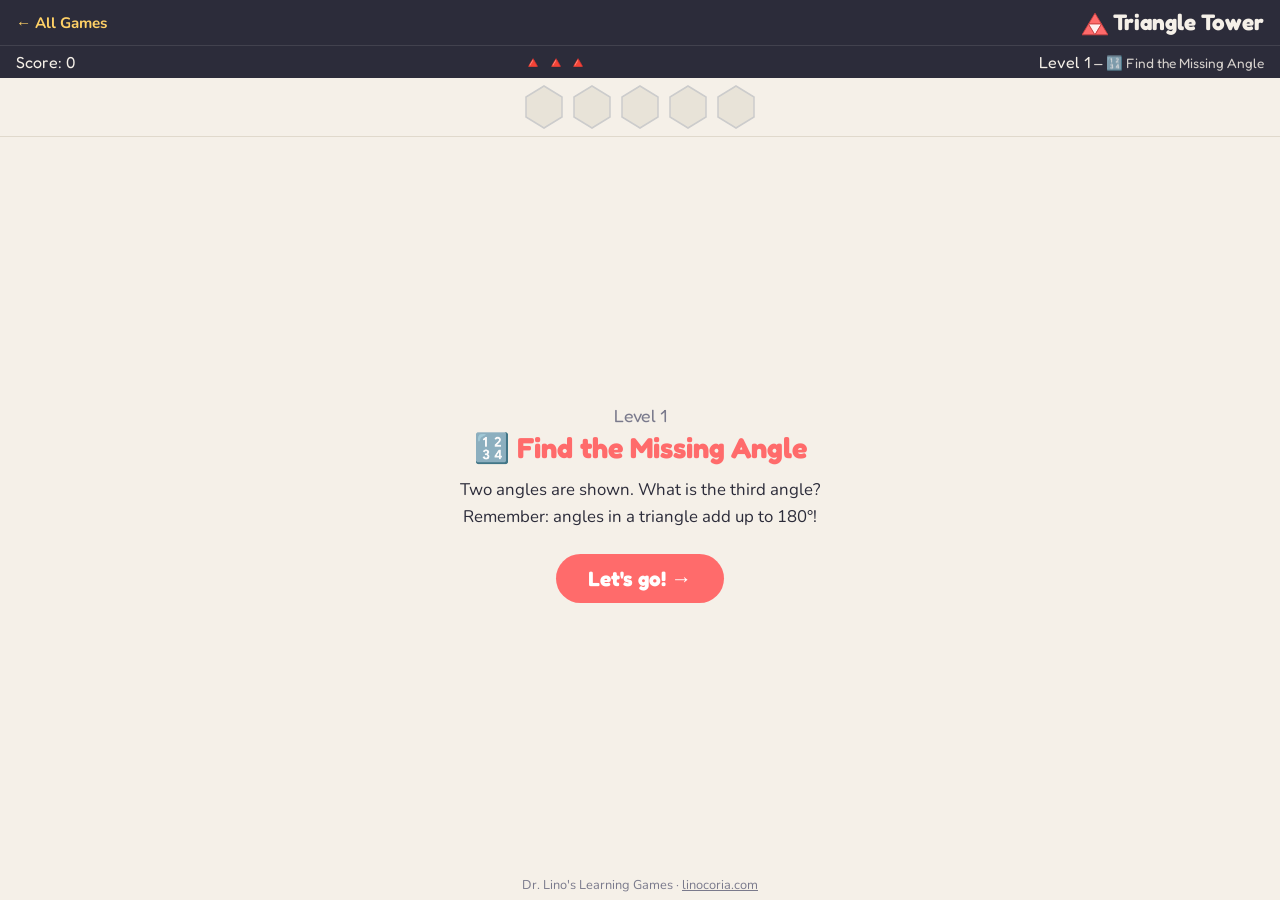
<file: games/math/triangle-tower/index.html>
<!DOCTYPE html>
<html lang="en">
<head>
  <meta charset="UTF-8" />
  <meta name="viewport" content="width=device-width, initial-scale=1.0" />
  <title>Triangle Tower – Dr. Lino's Learning Games</title>
  <link rel="preconnect" href="https://fonts.googleapis.com" />
  <link rel="preconnect" href="https://fonts.gstatic.com" crossorigin />
  <link href="https://fonts.googleapis.com/css2?family=Fredoka:wght@400;600;700&family=Nunito:wght@400;600;700&display=swap" rel="stylesheet" />
  <style>
    :root {
      --clr-bg:         #f5f0e8;
      --clr-surface:    #ffffff;
      --clr-text:       #2c2c3a;
      --clr-muted:      #7a7a8c;
      --clr-math:       #ff6b6b;
      --clr-math-soft:  #fff0f0;
      --clr-fun:        #ffd166;
      --clr-header-bg:  #2c2c3a;
      --clr-header-txt: #f5f0e8;
      --font-display:   'Fredoka', sans-serif;
      --font-body:      'Nunito', sans-serif;
    }

    *, *::before, *::after { box-sizing: border-box; margin: 0; padding: 0; }

    html, body { height: 100%; }

    body {
      display: flex;
      flex-direction: column;
      height: 100dvh;
      background: var(--clr-bg);
      font-family: var(--font-body);
      color: var(--clr-text);
      overflow: hidden;
    }

    /* ── Header ── */
    header {
      background: var(--clr-header-bg);
      color: var(--clr-header-txt);
      padding: 0.5rem 1rem;
      display: flex;
      align-items: center;
      justify-content: space-between;
      flex-shrink: 0;
    }

    header h1 {
      font-family: var(--font-display);
      font-size: clamp(1rem, 3vw, 1.4rem);
      font-weight: 700;
    }

    .back-link {
      font-size: clamp(0.8rem, 2vw, 0.95rem);
      color: var(--clr-fun);
      text-decoration: none;
      font-weight: 700;
      white-space: nowrap;
    }

    .back-link:hover { text-decoration: underline; }

    /* ── HUD ── */
    #hud {
      display: flex;
      justify-content: space-between;
      align-items: center;
      padding: 0.35rem 1rem;
      background: var(--clr-header-bg);
      color: var(--clr-header-txt);
      font-family: var(--font-display);
      font-size: clamp(0.8rem, 2.2vw, 1rem);
      flex-shrink: 0;
      border-top: 1px solid rgba(255,255,255,0.1);
    }

    #hud-lives { letter-spacing: 0.15em; }

    #hud-level-label {
      font-size: clamp(0.7rem, 1.8vw, 0.85rem);
      opacity: 0.85;
    }

    @media (max-width: 479px) {
      #hud-level-label { display: none; }
    }

    /* ── Badge tray ── */
    #badge-tray {
      display: flex;
      justify-content: center;
      gap: 0.5rem;
      padding: 0.4rem 1rem;
      background: var(--clr-bg);
      flex-shrink: 0;
      flex-wrap: wrap;
      border-bottom: 1px solid #e0d9cc;
    }

    /* ── Main ── */
    main {
      flex: 1;
      display: flex;
      flex-direction: column;
      overflow: hidden;
      position: relative;
    }

    /* ── Screens (overlay) ── */
    .screen {
      position: absolute;
      inset: 0;
      display: flex;
      flex-direction: column;
      align-items: center;
      justify-content: center;
      background: var(--clr-bg);
      padding: 1.5rem;
      text-align: center;
      z-index: 20;
    }

    .screen h2 {
      font-family: var(--font-display);
      font-size: clamp(1.6rem, 5vw, 2.4rem);
      color: var(--clr-math);
      margin-bottom: 0.75rem;
    }

    .screen p {
      font-size: clamp(0.9rem, 2.5vw, 1.1rem);
      max-width: 480px;
      line-height: 1.55;
      color: var(--clr-text);
      margin-bottom: 1.25rem;
    }

    .btn-primary {
      background: var(--clr-math);
      color: #fff;
      border: none;
      border-radius: 50px;
      padding: 0.75rem 2rem;
      font-family: var(--font-display);
      font-size: clamp(1rem, 3vw, 1.3rem);
      font-weight: 700;
      cursor: pointer;
      touch-action: manipulation;
      transition: filter 0.15s;
    }

    .btn-primary:hover, .btn-primary:active { filter: brightness(1.1); }

    .screen-stat {
      font-family: var(--font-display);
      font-size: clamp(1rem, 3vw, 1.2rem);
      margin-bottom: 0.4rem;
      color: var(--clr-muted);
    }

    /* ── Level intro overlay ── */
    #screen-intro {
      z-index: 25;
    }

    #screen-intro h2 {
      color: var(--clr-math);
    }

    #intro-level-num {
      font-family: var(--font-display);
      font-size: clamp(0.9rem, 2.5vw, 1.1rem);
      color: var(--clr-muted);
      margin-bottom: 0.25rem;
    }

    #intro-label {
      font-family: var(--font-display);
      font-size: clamp(1.3rem, 4vw, 1.8rem);
      font-weight: 700;
      color: var(--clr-math);
      margin-bottom: 0.75rem;
    }

    #intro-desc {
      font-size: clamp(0.9rem, 2.5vw, 1.05rem);
      max-width: 400px;
      line-height: 1.6;
      color: var(--clr-text);
      margin-bottom: 1.5rem;
    }

    /* ── Badge award overlay ── */
    #screen-badge {
      z-index: 30;
      background: rgba(44, 44, 58, 0.92);
      color: var(--clr-header-txt);
    }

    #screen-badge h2 { color: var(--clr-fun); }

    #badge-award-title {
      font-family: var(--font-display);
      font-size: clamp(1.4rem, 4vw, 2rem);
      font-weight: 700;
      color: #fff;
      margin-bottom: 0.3rem;
    }

    #badge-award-praise {
      font-size: clamp(0.9rem, 2.5vw, 1.1rem);
      color: rgba(255,255,255,0.85);
      max-width: 380px;
      line-height: 1.6;
      margin-bottom: 1.5rem;
    }

    .badge-award-btns {
      display: flex;
      gap: 0.75rem;
      flex-wrap: wrap;
      justify-content: center;
    }

    @keyframes badgePop {
      0%   { transform: scale(0.4); opacity: 0; }
      70%  { transform: scale(1.12); opacity: 1; }
      100% { transform: scale(1); opacity: 1; }
    }

    #badge-award-svg { animation: badgePop 0.5s cubic-bezier(0.34,1.56,0.64,1) forwards; }

    /* ── Tower area ── */
    #tower-area {
      flex: 1;
      display: flex;
      align-items: stretch;
      justify-content: center;
      overflow: hidden;
      position: relative;
    }

    #tower-svg {
      width: 100%;
      height: 100%;
      display: block;
    }

    /* ── Level-up banner ── */
    #levelup-banner {
      position: absolute;
      top: 50%;
      left: 50%;
      transform: translate(-50%, -50%) scale(0.8);
      background: var(--clr-fun);
      color: var(--clr-text);
      font-family: var(--font-display);
      font-size: clamp(1.2rem, 4vw, 1.8rem);
      font-weight: 700;
      padding: 0.6rem 1.6rem;
      border-radius: 50px;
      pointer-events: none;
      opacity: 0;
      z-index: 10;
      transition: opacity 0.3s, transform 0.3s;
    }

    #levelup-banner.show {
      opacity: 1;
      transform: translate(-50%, -50%) scale(1);
    }

    /* ── Challenge area ── */
    #challenge-area {
      flex-shrink: 0;
      display: flex;
      flex-direction: column;
      align-items: center;
      gap: 0.6rem;
      padding: 0.6rem 1rem;
      background: var(--clr-surface);
      border-top: 2px solid var(--clr-math-soft);
      max-height: 48vh;
    }

    @media (min-width: 600px) {
      #challenge-area {
        flex-direction: row;
        justify-content: center;
      }
    }

    #challenge-svg {
      max-width: 140px;
      height: auto;
      flex-shrink: 0;
    }

    @media (min-width: 600px) {
      #challenge-svg { max-width: 180px; }
    }

    /* Step indicator for 2-step challenges */
    #step-indicator {
      display: flex;
      gap: 6px;
      margin-bottom: 0.1rem;
    }

    .step-dot {
      width: 8px;
      height: 8px;
      border-radius: 50%;
      background: #ccc;
      transition: background 0.2s;
    }

    .step-dot.active { background: var(--clr-math); }

    /* Answer grid */
    #answer-grid {
      display: grid;
      grid-template-columns: 1fr 1fr;
      gap: 0.6rem;
    }

    #answer-grid button {
      min-width: 100px;
      min-height: 52px;
      padding: 0.5rem 0.75rem;
      font-size: clamp(0.95rem, 3vw, 1.3rem);
      font-family: var(--font-display);
      font-weight: 600;
      border: 2px solid var(--clr-math);
      border-radius: 50px;
      background: var(--clr-surface);
      color: var(--clr-text);
      cursor: pointer;
      touch-action: manipulation;
      will-change: transform;
      transition: background 0.15s, transform 0.1s;
    }

    @media (min-width: 600px) {
      #answer-grid button { min-width: 120px; min-height: 56px; }
    }

    @media (hover: hover) {
      #answer-grid button:hover { background: var(--clr-math-soft); }
    }

    #answer-grid button:active { transform: scale(0.96); background: var(--clr-math-soft); }
    #answer-grid button.correct { background: #b7f7c2 !important; border-color: #2d9e5f; }
    #answer-grid button.wrong   { background: #ffd6d6 !important; }
    #answer-grid button:disabled { cursor: default; }

    /* ── Feedback ── */
    #feedback {
      flex-shrink: 0;
      text-align: center;
      font-family: var(--font-display);
      font-size: clamp(1rem, 3vw, 1.2rem);
      min-height: 1.8em;
      padding: 0.25rem 1rem;
      opacity: 0;
      transition: opacity 0.2s;
      pointer-events: none;
    }

    #feedback.show { opacity: 1; }
    #feedback.correct-msg { color: #2d9e5f; }
    #feedback.wrong-msg   { color: #e07b00; }

    /* ── Footer ── */
    footer {
      flex-shrink: 0;
      text-align: center;
      font-size: 0.8rem;
      color: var(--clr-muted);
      padding: 0.35rem 1rem;
      background: var(--clr-bg);
    }

    footer a { color: var(--clr-muted); }

    /* ── Animations ── */
    @keyframes winEntrance {
      from { opacity: 0; transform: scale(0.85); }
      to   { opacity: 1; transform: scale(1); }
    }

    @keyframes trophyBounce {
      0%, 100% { transform: translateY(0); }
      50%      { transform: translateY(-6px); }
    }

    #screen-win { animation: winEntrance 0.45s ease-out; }
    #win-heading { animation: trophyBounce 1.2s ease-in-out infinite; }

    @keyframes shake {
      0%, 100% { transform: translateX(0); }
      20% { transform: translateX(-8px); }
      40% { transform: translateX(8px); }
      60% { transform: translateX(-6px); }
      80% { transform: translateX(6px); }
    }

    .shake { animation: shake 0.4s ease; }

    @keyframes slideIn {
      from { transform: translateX(120%); opacity: 0.6; }
      to   { transform: translateX(0);    opacity: 1; }
    }

    .slide-in { animation: slideIn 0.6s ease-out forwards; }

    /* ── Rotate prompt ── */
    #rotate-prompt {
      display: none;
      position: fixed;
      inset: 0;
      background: var(--clr-header-bg);
      color: var(--clr-header-txt);
      font-family: var(--font-display);
      font-size: 1.2rem;
      align-items: center;
      justify-content: center;
      text-align: center;
      padding: 2rem;
      z-index: 100;
    }

    @media (max-height: 500px) and (max-width: 900px) {
      #rotate-prompt { display: flex; }
      main { display: none; }
    }
  </style>
</head>
<body>

<div id="rotate-prompt" aria-live="polite">
  📱 Please rotate your phone to portrait mode for the best experience!
</div>

<header>
  <a href="../../../index.html" class="back-link">← All Games</a>
  <h1>
    <svg viewBox="0 0 36 30" width="26" height="26"
         style="vertical-align:middle;margin-right:5px;display:inline-block"
         aria-hidden="true">
      <polygon points="18,0 9,15 27,15"  fill="#ff6b6b" stroke="#cc4040" stroke-width="1.2"/>
      <polygon points="9,15 0,30 18,30"  fill="#ff6b6b" stroke="#cc4040" stroke-width="1.2"/>
      <polygon points="9,15 27,15 18,30" fill="#fff0f0" stroke="#cc4040" stroke-width="1.2"/>
      <polygon points="27,15 18,30 36,30" fill="#ff6b6b" stroke="#cc4040" stroke-width="1.2"/>
    </svg>Triangle Tower</h1>
</header>

<div id="hud">
  <span id="hud-score">Score: 0</span>
  <span id="hud-lives" aria-label="Lives remaining">🔺🔺🔺</span>
  <span id="hud-level-wrap">
    <span id="hud-level">Level 1</span>
    <span id="hud-level-label"></span>
  </span>
</div>

<div id="badge-tray" aria-label="Badges earned"></div>

<main>
  <!-- Level intro overlay (replaces idle screen) -->
  <div id="screen-intro" class="screen">
    <div id="intro-level-num"></div>
    <div id="intro-label"></div>
    <p id="intro-desc"></p>
    <button class="btn-primary" id="btn-letsgo">Let's go! →</button>
  </div>

  <!-- Badge award overlay -->
  <div id="screen-badge" class="screen" style="display:none;">
    <svg id="badge-award-svg" viewBox="0 0 40 46" width="120" height="138"
         aria-hidden="true" style="margin-bottom:0.75rem;"></svg>
    <h2>🎉 You earned a badge!</h2>
    <div id="badge-award-title"></div>
    <p id="badge-award-praise"></p>
    <div class="badge-award-btns">
      <button class="btn-primary" id="btn-continue">Continue →</button>
    </div>
  </div>

  <!-- Win screen -->
  <div id="screen-win" class="screen" style="display:none;">
    <h2 id="win-heading">🏆 Triangle Master! 🏆</h2>
    <p>You completed all 5 levels and earned every badge!</p>
    <p class="screen-stat" id="win-score"></p>
    <div class="badge-award-btns">
      <button class="btn-primary" id="btn-win-again">Play Again</button>
    </div>
  </div>

  <!-- Game over screen -->
  <div id="screen-gameover" class="screen" style="display:none;">
    <h2>Game Over! 🔺</h2>
    <p class="screen-stat" id="go-score"></p>
    <p class="screen-stat" id="go-level"></p>
    <p class="screen-stat" id="go-badges"></p>
    <button class="btn-primary" id="btn-again">Play Again</button>
  </div>

  <!-- Tower -->
  <div id="tower-area">
    <svg id="tower-svg" viewBox="0 0 580 230" preserveAspectRatio="xMidYMax meet"
         role="img" aria-label="Triangle tower">
      <g id="tower-group"></g>
    </svg>
    <div id="levelup-banner">Level Up! 🎉</div>
  </div>

  <!-- Feedback -->
  <div id="feedback" aria-live="polite"></div>

  <!-- Challenge -->
  <div id="challenge-area" style="display:none;">
    <svg id="challenge-svg" viewBox="0 0 200 180"
         role="img" aria-label="Triangle challenge"></svg>
    <div style="display:flex;flex-direction:column;align-items:center;gap:0.5rem;">
      <div id="step-indicator" style="display:none;">
        <div class="step-dot active" id="dot-1"></div>
        <div class="step-dot" id="dot-2"></div>
      </div>
      <div id="answer-grid" role="group" aria-label="Answer choices"></div>
    </div>
  </div>
</main>

<footer>
  <p>Dr. Lino's Learning Games · <a href="https://linocoria.com">linocoria.com</a></p>
</footer>

<script>
  // ── Constants ────────────────────────────────────────────────────────────────
  const TW = 80;
  const TH = 69;
  const ROWS = 3;
  const TOTAL_TRIANGLES = Array.from({ length: ROWS }, (_, k) => 2 * (ROWS - k) - 1)
                                .reduce((a, b) => a + b, 0); // 5+3+1 = 9
  const TRIANGLES_PER_LEVEL = TOTAL_TRIANGLES; // complete the tower = finish the level
  const MAX_LEVEL = 5;
  const VIEWBOX_W = 580;
  const VIEWBOX_H = 230;
  const SVG_BASE_Y = VIEWBOX_H - TH - 10;

  // ── Level definitions ────────────────────────────────────────────────────────
  const LEVEL_DEFS = [
    null, // index 0 unused
    {
      level:       1,
      type:        'missing-angle',
      label:       '🔢 Find the Missing Angle',
      description: 'Two angles are shown. What is the third angle? Remember: angles in a triangle add up to 180°!',
      badge:       { emoji: '🔢', title: 'Angle Hunter',     color: '#ff6b6b' },
    },
    {
      level:       2,
      type:        'triangle-type',
      label:       '🔺 Name That Triangle!',
      description: 'Look at the angles. What kind of triangle is this?',
      badge:       { emoji: '🔺', title: 'Triangle Spotter', color: '#ffd166' },
    },
    {
      level:       3,
      type:        'missing-and-type',
      label:       '🧩 Find the Angle AND the Type',
      description: 'Find the missing angle — then tell us what kind of triangle it is!',
      badge:       { emoji: '🧩', title: 'Double Expert',    color: '#4ecdc4' },
    },
    {
      level:       4,
      type:        'acute-obtuse-right',
      label:       '📐 Acute, Right, or Obtuse?',
      description: 'Look at all three angles. Is this triangle acute, right, or obtuse?',
      badge:       { emoji: '📐', title: 'Angle Classifier', color: '#6c63ff' },
    },
    {
      level:       5,
      type:        'mixed',
      label:       '🏆 Master Challenge',
      description: 'Any question type — stay sharp!',
      badge:       { emoji: '🏆', title: 'Triangle Master',  color: '#ff6b6b' },
    },
  ];

  const PRAISE_LINES = [
    null,
    'You can find missing angles like a pro!',
    'You know your triangle types!',
    'You found the angle AND named the triangle!',
    'You can classify any triangle!',
    'You are a Triangle Master!',
  ];

  // ── State ────────────────────────────────────────────────────────────────────
  let gs;

  function freshState() {
    return {
      status:       'idle',   // idle | playing | badge | gameover | win
      score:        0,
      lives:        3,
      level:        1,
      placed:       0,        // triangles placed in the CURRENT tower
      step:         1,        // for missing-and-type: 1 or 2
      pendingAngle: null,     // correct angle stored after step 1
      typesSeen:    { equilateral: 0, isosceles: 0, scalene: 0 },
      acuteRightObtuseSeen: { acute: 0, right: 0, obtuse: 0 },
      badges:       [],
      currentTriangle: null,
      correctAnswer:   null,
      activeLevelType: null,  // resolved type for mixed level
    };
  }

  // ── DOM refs ─────────────────────────────────────────────────────────────────
  const screenIntro    = document.getElementById('screen-intro');
  const screenBadge    = document.getElementById('screen-badge');
  const screenGameover = document.getElementById('screen-gameover');
  const hudScore       = document.getElementById('hud-score');
  const hudLives       = document.getElementById('hud-lives');
  const hudLevel       = document.getElementById('hud-level');
  const hudLevelLabel  = document.getElementById('hud-level-label');
  const badgeTray      = document.getElementById('badge-tray');
  const towerGroup     = document.getElementById('tower-group');
  const towerSvg       = document.getElementById('tower-svg');
  const challengeArea  = document.getElementById('challenge-area');
  const challengeSvg   = document.getElementById('challenge-svg');
  const answerGrid     = document.getElementById('answer-grid');
  const feedbackEl     = document.getElementById('feedback');
  const levelupBanner  = document.getElementById('levelup-banner');
  const stepIndicator  = document.getElementById('step-indicator');
  const dot1           = document.getElementById('dot-1');
  const dot2           = document.getElementById('dot-2');

  // ── Utility ──────────────────────────────────────────────────────────────────
  function randInt(min, max) {
    return Math.floor(Math.random() * (max - min + 1)) + min;
  }

  function shuffle(arr) {
    const a = [...arr];
    for (let i = a.length - 1; i > 0; i--) {
      const j = randInt(0, i);
      [a[i], a[j]] = [a[j], a[i]];
    }
    return a;
  }

  // ── Triangle generation ───────────────────────────────────────────────────────
  function generateTriangleAngles(forceType) {
    const minAngle = 15;
    let a, b, c, type;

    if (forceType === 'equilateral') {
      return { a: 60, b: 60, c: 60, triType: 'equilateral' };
    }

    if (forceType === 'isosceles') {
      let base;
      do { base = randInt(20, 80); } while (base === 60);
      a = base; b = base; c = 180 - 2 * base;
      if (c < minAngle) { a = 50; b = 50; c = 80; }
      return { a, b, c, triType: 'isosceles' };
    }

    if (forceType === 'scalene') {
      do {
        a = randInt(minAngle, 130);
        b = randInt(minAngle, 180 - a - minAngle);
        c = 180 - a - b;
      } while (c < minAngle || a === b || b === c || a === c || a === 60 || b === 60 || c === 60);
      return { a, b, c, triType: 'scalene' };
    }

    if (forceType === 'right') {
      // right scalene or right isosceles
      const sub = randInt(0, 1);
      if (sub === 0) { // 45-45-90
        return { a: 45, b: 45, c: 90, triType: 'right-isosceles' };
      } else {
        const x = randInt(20, 69);
        return { a: x, b: 90 - x, c: 90, triType: 'right-scalene' };
      }
    }

    if (forceType === 'obtuse') {
      do {
        a = randInt(minAngle, 89);
        b = randInt(minAngle, 89);
        c = 180 - a - b;
      } while (c <= 90 || c >= 180);
      return { a, b, c, triType: 'obtuse' };
    }

    if (forceType === 'acute') {
      do {
        a = randInt(minAngle, 89);
        b = randInt(minAngle, 89);
        c = 180 - a - b;
      } while (c <= 0 || c >= 90);
      return { a, b, c, triType: 'acute' };
    }

    // Generic
    do {
      a = randInt(minAngle, 150);
      b = randInt(minAngle, 180 - a - minAngle);
      c = 180 - a - b;
    } while (c < minAngle);
    return { a, b, c, triType: null };
  }

  function classifyTriType(tri) {
    const angles = [tri.a, tri.b, tri.c];
    const sorted = [...angles].sort((x, y) => x - y);
    if (sorted[0] === sorted[2]) return 'equilateral';
    if (sorted[0] === sorted[1] || sorted[1] === sorted[2]) return 'isosceles';
    return 'scalene';
  }

  function classifyAcuteRight(tri) {
    const angles = [tri.a, tri.b, tri.c];
    if (angles.some(x => x === 90)) return 'right';
    if (angles.some(x => x > 90)) return 'obtuse';
    return 'acute';
  }

  function pickWeightedType(counts, types) {
    const min = Math.min(...types.map(t => counts[t]));
    const candidates = types.filter(t => counts[t] === min);
    return candidates[randInt(0, candidates.length - 1)];
  }

  function generateOptions(correct, range) {
    range = range || 30;
    const opts = new Set([correct]);
    while (opts.size < 4) {
      let d;
      do { d = correct + randInt(-range, range); }
      while (d < 1 || d > 178 || opts.has(d));
      opts.add(d);
    }
    return shuffle([...opts]);
  }

  // Resolve which challenge sub-type to run this turn
  function resolveType(level) {
    const def = LEVEL_DEFS[level];
    if (def.type !== 'mixed') return def.type;
    const types = ['missing-angle', 'triangle-type', 'missing-and-type', 'acute-obtuse-right'];
    return types[randInt(0, 3)];
  }

  // ── Tower tiling ──────────────────────────────────────────────────────────────
  function triangleCoords(row, col) {
    const rowOffsetX = (VIEWBOX_W - (ROWS - row) * TW) / 2;
    const y = SVG_BASE_Y - row * TH;
    const x = rowOffsetX + col * (TW / 2);
    const pointUp = (col % 2 === 0);
    return { x, y, pointUp };
  }

  function polyPoints(x, y, pointUp) {
    if (pointUp) {
      return `${x + TW/2},${y} ${x},${y + TH} ${x + TW},${y + TH}`;
    } else {
      return `${x},${y} ${x + TW},${y} ${x + TW/2},${y + TH}`;
    }
  }

  // ── Render tower ──────────────────────────────────────────────────────────────
  function renderTower(flashIndex) {
    towerGroup.innerHTML = '';
    let idx = 0;
    for (let row = 0; row < ROWS; row++) {
      const slots = 2 * (ROWS - row) - 1;
      for (let col = 0; col < slots; col++) {
        const { x, y, pointUp } = triangleCoords(row, col);
        const poly = document.createElementNS('http://www.w3.org/2000/svg', 'polygon');
        poly.setAttribute('points', polyPoints(x, y, pointUp));

        if (idx === flashIndex) {
          poly.setAttribute('fill', '#b7f7c2');
          poly.setAttribute('stroke', '#2d9e5f');
          poly.setAttribute('stroke-width', '1.5');
          poly.style.transition = 'fill 0.5s, stroke 0.5s';
          requestAnimationFrame(() => requestAnimationFrame(() => {
            poly.setAttribute('fill', pointUp ? '#ff6b6b' : '#fff0f0');
            poly.setAttribute('stroke', '#cc4040');
          }));
        } else if (idx < gs.placed) {
          poly.setAttribute('fill', pointUp ? '#ff6b6b' : '#fff0f0');
          poly.setAttribute('stroke', '#cc4040');
          poly.setAttribute('stroke-width', '1.5');
        } else {
          poly.setAttribute('fill', '#ede8df');
          poly.setAttribute('stroke', '#d4ccbf');
          poly.setAttribute('stroke-width', '1');
        }

        towerGroup.appendChild(poly);
        idx++;
      }
    }
  }

  // ── Render HUD ────────────────────────────────────────────────────────────────
  function renderHUD() {
    hudScore.textContent = `Score: ${gs.score}`;
    const lives = '🔺'.repeat(gs.lives) + '<span style="opacity:0.3">' + '🔺'.repeat(3 - gs.lives) + '</span>';
    hudLives.innerHTML = lives;
    hudLevel.textContent = `Level ${gs.level}`;
    const def = LEVEL_DEFS[gs.level];
    hudLevelLabel.textContent = def ? ` — ${def.label}` : '';
  }

  // ── Badge tray ────────────────────────────────────────────────────────────────
  function hexPath() {
    // Regular hexagon points for 40×46 viewBox
    return '20,2 38,13 38,33 20,44 2,33 2,13';
  }

  function renderBadgeTray() {
    badgeTray.innerHTML = '';
    for (let i = 1; i <= MAX_LEVEL; i++) {
      const earned = gs.badges.includes(i);
      const def = LEVEL_DEFS[i];
      const svg = document.createElementNS('http://www.w3.org/2000/svg', 'svg');
      svg.setAttribute('viewBox', '0 0 40 46');
      svg.setAttribute('width', '40');
      svg.setAttribute('height', '46');
      svg.setAttribute('role', 'img');
      svg.setAttribute('aria-label', earned ? `${def.badge.title} badge` : `Level ${i} badge — locked`);

      const hex = document.createElementNS('http://www.w3.org/2000/svg', 'polygon');
      hex.setAttribute('points', hexPath());
      if (earned) {
        hex.setAttribute('fill', def.badge.color);
        hex.setAttribute('stroke', darkenColor(def.badge.color));
        hex.setAttribute('stroke-width', '2');
      } else {
        hex.setAttribute('fill', '#e8e3d8');
        hex.setAttribute('stroke', '#ccc');
        hex.setAttribute('stroke-width', '1.5');
      }
      svg.appendChild(hex);

      if (earned) {
        const txt = document.createElementNS('http://www.w3.org/2000/svg', 'text');
        txt.setAttribute('x', '20');
        txt.setAttribute('y', '30');
        txt.setAttribute('text-anchor', 'middle');
        txt.setAttribute('font-size', '18');
        txt.textContent = def.badge.emoji;
        svg.appendChild(txt);
      }

      const title = document.createElementNS('http://www.w3.org/2000/svg', 'title');
      title.textContent = earned ? def.badge.title : `Level ${i} — locked`;
      svg.appendChild(title);

      badgeTray.appendChild(svg);
    }
  }

  function darkenColor(hex) {
    const n = parseInt(hex.replace('#', ''), 16);
    const r = Math.max(0, ((n >> 16) & 0xff) - 40);
    const g = Math.max(0, ((n >> 8)  & 0xff) - 40);
    const b = Math.max(0, ( n        & 0xff) - 40);
    return `#${[r,g,b].map(v => v.toString(16).padStart(2,'0')).join('')}`;
  }

  // ── Badge award screen ────────────────────────────────────────────────────────
  function showBadgeScreen(level) {
    gs.status = 'badge';
    const def = LEVEL_DEFS[level];
    challengeArea.style.display = 'none';
    feedbackEl.classList.remove('show');

    // Build hexagon SVG
    const awardSvg = document.getElementById('badge-award-svg');
    awardSvg.innerHTML = '';
    const hex = document.createElementNS('http://www.w3.org/2000/svg', 'polygon');
    hex.setAttribute('points', hexPath());
    hex.setAttribute('fill', def.badge.color);
    hex.setAttribute('stroke', darkenColor(def.badge.color));
    hex.setAttribute('stroke-width', '2');
    awardSvg.appendChild(hex);
    const txt = document.createElementNS('http://www.w3.org/2000/svg', 'text');
    txt.setAttribute('x', '20'); txt.setAttribute('y', '30');
    txt.setAttribute('text-anchor', 'middle');
    txt.setAttribute('font-size', '22');
    txt.textContent = def.badge.emoji;
    awardSvg.appendChild(txt);

    // Reset animation
    awardSvg.style.animation = 'none';
    void awardSvg.offsetWidth;
    awardSvg.style.animation = '';

    document.getElementById('badge-award-title').textContent = def.badge.title;
    document.getElementById('badge-award-praise').textContent =
      `You completed Level ${level} — ${PRAISE_LINES[level]}`;

    screenBadge.style.display = '';
  }

  // ── Challenge rendering ───────────────────────────────────────────────────────
  // Draws a geometrically accurate triangle via law of sines.
  // showSides=true: label each edge with its relative integer length (used for
  // triangle-type challenges where equilateral/isosceles/scalene is defined by sides).
  // showSides=false: label each vertex with its angle in degrees.
  function renderChallengeSVG(tri, hideAngleIndex, showSides = false) {
    const angles = [tri.a, tri.b, tri.c];
    const perm = shuffle([0, 1, 2]);

    const aB = angles[perm[0]] * Math.PI / 180;
    const aC = angles[perm[1]] * Math.PI / 180;
    const aA = angles[perm[2]] * Math.PI / 180;

    const AB = Math.sin(aC) / Math.sin(aA);
    const rAx = AB * Math.cos(aB), rAy = -AB * Math.sin(aB);

    const PAD = 32;
    const availW = 200 - 2 * PAD, availH = 180 - 2 * PAD;
    const minX = Math.min(rAx, 0, 1), maxX = Math.max(rAx, 0, 1);
    const minY = Math.min(rAy, 0);
    const scale = Math.min(availW / (maxX - minX), availH / (0 - minY || 1));
    const offX  = PAD + (availW - (maxX - minX) * scale) / 2 - minX * scale;
    const offY  = PAD + (availH - (0 - minY) * scale) / 2 - minY * scale;
    const mx    = (rx, ry) => [rx * scale + offX, ry * scale + offY];

    const [Ax, Ay] = mx(rAx, rAy);
    const [Bx, By] = mx(0, 0);
    const [Cx, Cy] = mx(1, 0);

    const centX = (Ax + Bx + Cx) / 3, centY = (Ay + By + Cy) / 3;

    let labelsSVG;

    if (showSides) {
      // Compute raw side lengths (BC base = 1) via law of sines.
      // BC is opposite A, AB is opposite C, AC is opposite B.
      const rawBC = 1;
      const rawAB = AB;                                   // sin(aC)/sin(aA)
      const rawAC = Math.sin(aB) / Math.sin(aA);
      // Normalise: longest side → 10, round to integers.
      const normScale = 10 / Math.max(rawBC, rawAB, rawAC);

      // Place label at edge midpoint, offset perpendicular and outward from centroid.
      const edgeMidLabel = (p1, p2, rawLen) => {
        const midX = (p1[0] + p2[0]) / 2, midY = (p1[1] + p2[1]) / 2;
        const ex = p2[0] - p1[0], ey = p2[1] - p1[1];
        const eLen = Math.sqrt(ex*ex + ey*ey);
        let nx = -ey/eLen, ny = ex/eLen;
        if (nx*(centX-midX) + ny*(centY-midY) > 0) { nx=-nx; ny=-ny; }
        const OFFSET = 14;
        return { x: midX + nx*OFFSET, y: midY + ny*OFFSET,
                 text: `${Math.round(rawLen * normScale)}` };
      };

      const sideLabels = [
        edgeMidLabel([Bx,By], [Cx,Cy], rawBC),  // bottom edge BC
        edgeMidLabel([Ax,Ay], [Bx,By], rawAB),  // left edge AB
        edgeMidLabel([Ax,Ay], [Cx,Cy], rawAC),  // right edge AC
      ];
      labelsSVG = sideLabels.map(l =>
        `<text x="${l.x.toFixed(1)}" y="${l.y.toFixed(1)}" text-anchor="middle"
               font-family="'Fredoka',sans-serif" style="font-size:16px"
               fill="#2c2c3a" font-weight="700">${l.text}</text>`
      ).join('');

    } else {
      const OUTSIDE = 18;
      const outside = (vx, vy) => {
        const dx = vx - centX, dy = vy - centY;
        const len = Math.sqrt(dx * dx + dy * dy);
        return [vx + dx / len * OUTSIDE, vy + dy / len * OUTSIDE];
      };

      // Map each screen vertex to the angle it was drawn with:
      // A (top) uses perm[2], B (bottom-left) uses perm[0], C (bottom-right) uses perm[1].
      // perm.map() iterates in perm-order, not vertex-order, so labels must be built explicitly.
      const vertexDefs = [
        { coords: [Ax, Ay], origIdx: perm[2] }, // top vertex A
        { coords: [Bx, By], origIdx: perm[0] }, // bottom-left vertex B
        { coords: [Cx, Cy], origIdx: perm[1] }, // bottom-right vertex C
      ];
      const labels = vertexDefs.map(({ coords, origIdx }) => {
        const hidden = hideAngleIndex !== null && hideAngleIndex !== undefined && origIdx === hideAngleIndex;
        const [lx, ly] = outside(...coords);
        return {
          x: lx, y: ly,
          text: hidden ? '?' : `${angles[origIdx]}°`,
          color: hidden ? '#ff6b6b' : '#2c2c3a',
        };
      });
      labelsSVG = labels.map(l =>
        `<text x="${l.x.toFixed(1)}" y="${l.y.toFixed(1)}" text-anchor="middle"
               font-family="'Fredoka',sans-serif" style="font-size:16px"
               fill="${l.color}" font-weight="700">${l.text}</text>`
      ).join('');
    }

    challengeSvg.innerHTML = `
      <polygon points="${Ax.toFixed(1)},${Ay.toFixed(1)} ${Bx.toFixed(1)},${By.toFixed(1)} ${Cx.toFixed(1)},${Cy.toFixed(1)}"
               fill="#fff0f0" stroke="#ff6b6b" stroke-width="3" />
      ${labelsSVG}
    `;

    challengeSvg.classList.remove('shake', 'slide-in');
    void challengeSvg.offsetWidth;
    challengeSvg.classList.add('slide-in');
  }

  // ── Feedback ──────────────────────────────────────────────────────────────────
  const correctMsgs = ['Perfect! 🎉', 'You got it! ⭐', 'Amazing! 🚀', 'Nicely done! 🔺'];
  let feedbackTimer = null;

  function showFeedback(msg, type) {
    if (feedbackTimer) clearTimeout(feedbackTimer);
    feedbackEl.textContent = msg;
    feedbackEl.className = `show ${type}-msg`;
    feedbackTimer = setTimeout(() => feedbackEl.classList.remove('show'), 1700);
  }

  // ── Step indicator ────────────────────────────────────────────────────────────
  function updateStepIndicator(activeType, step) {
    if (activeType === 'missing-and-type') {
      stepIndicator.style.display = 'flex';
      dot1.className = 'step-dot' + (step === 1 ? ' active' : '');
      dot2.className = 'step-dot' + (step === 2 ? ' active' : '');
    } else {
      stepIndicator.style.display = 'none';
    }
  }

  // ── New challenge ─────────────────────────────────────────────────────────────
  function newChallenge() {
    if (gs.status !== 'playing') return;

    const activeType = resolveType(gs.level);
    gs.activeLevelType = activeType;
    gs.step = 1;
    gs.pendingAngle = null;

    updateStepIndicator(activeType, 1);
    buildChallenge(activeType);
    challengeArea.style.display = '';
  }

  function buildChallenge(type) {
    let tri;

    if (type === 'missing-angle') {
      tri = generateTriangleAngles();
      gs.currentTriangle = tri;
      gs.correctAnswer = tri.c; // hide angle c
      renderChallengeSVG(tri, 2); // hide index 2 = tri.c
      buildNumericButtons([tri.a, tri.b, tri.c], tri.c);

    } else if (type === 'triangle-type') {
      const triType = pickWeightedType(gs.typesSeen, ['equilateral', 'isosceles', 'scalene']);
      tri = generateTriangleAngles(triType);
      gs.currentTriangle = tri;
      const actual = classifyTriType(tri);
      gs.typesSeen[actual] = (gs.typesSeen[actual] || 0) + 1;
      gs.correctAnswer = actual;
      renderChallengeSVG(tri, null, true); // show side lengths for equilateral/isosceles/scalene
      buildTypeButtons(actual, false);

    } else if (type === 'missing-and-type') {
      tri = generateTriangleAngles();
      gs.currentTriangle = tri;
      gs.correctAnswer = tri.c;
      gs.pendingAngle = null;
      renderChallengeSVG(tri, 2);
      buildNumericButtons([tri.a, tri.b, tri.c], tri.c);

    } else if (type === 'acute-obtuse-right') {
      const wantType = pickWeightedType(gs.acuteRightObtuseSeen, ['acute', 'right', 'obtuse']);
      tri = generateTriangleAngles(wantType);
      gs.currentTriangle = tri;
      const classification = classifyAcuteRight(tri);
      gs.acuteRightObtuseSeen[classification] = (gs.acuteRightObtuseSeen[classification] || 0) + 1;
      gs.correctAnswer = classification;
      renderChallengeSVG(tri, null); // show all angles
      buildClassifyButtons(classification);
    }
  }

  function buildNumericButtons(angleVals, correct) {
    const opts = generateOptions(correct, 30);
    renderAnswerButtons(opts.map(v => ({ label: `${v}°`, value: v })), correct,
      handleNumericAnswer);
  }

  function buildTypeButtons(correct, isStep2) {
    // "Right Triangle" removed: a 45-45-90 triangle is both isosceles and a right triangle,
    // making it an ambiguous answer. "Not a Triangle" is never correct for any validly
    // generated triangle, so it serves as an unambiguous distractor.
    const labels = shuffle(['Equilateral', 'Isosceles', 'Scalene', 'Not a Triangle']);
    renderAnswerButtons(
      labels.map(l => ({ label: l, value: l.toLowerCase().replace(' a triangle', '').replace(' triangle', '') })),
      correct,
      handleTypeAnswer
    );
  }

  function buildClassifyButtons(correct) {
    // Random shape-classification distractors (Equilateral, Isosceles, Scalene) were removed:
    // a 45-45-90 triangle is simultaneously right AND isosceles, which would create two
    // defensible correct answers. "Not a Triangle" is never correct for any validly
    // generated triangle, so it serves as an unambiguous fourth option.
    const options = shuffle(['Acute', 'Right', 'Obtuse', 'Not a Triangle']);
    renderAnswerButtons(
      options.map(l => ({ label: l, value: l.toLowerCase().replace(' a triangle', '') })),
      correct,
      handleClassifyAnswer
    );
  }

  function renderAnswerButtons(items, correct, handler) {
    answerGrid.innerHTML = '';
    items.forEach(({ label, value }) => {
      const btn = document.createElement('button');
      btn.textContent = label;
      btn.setAttribute('aria-label', `Answer: ${label}`);
      btn.addEventListener('click', () => {
        if (gs.status !== 'playing') return;
        handler(value, btn);
      });
      answerGrid.appendChild(btn);
    });
  }

  // ── Answer handlers ───────────────────────────────────────────────────────────
  function disableButtons() {
    answerGrid.querySelectorAll('button').forEach(b => b.disabled = true);
  }

  function markCorrectBtn(matchFn) {
    answerGrid.querySelectorAll('button').forEach(b => {
      if (matchFn(b)) b.classList.add('correct');
    });
  }

  function handleNumericAnswer(val, btn) {
    disableButtons();
    const activeType = gs.activeLevelType;

    if (val === gs.correctAnswer) {
      btn.classList.add('correct');
      gs.score += 10 * Math.min(gs.level, 3);
      renderHUD();
      showFeedback(correctMsgs[randInt(0, correctMsgs.length - 1)], 'correct');

      if (activeType === 'missing-and-type') {
        gs.pendingAngle = val;
        // Auto-advance to step 2
        setTimeout(() => {
          if (gs.status !== 'playing') return;
          gs.step = 2;
          gs.correctAnswer = classifyTriType(gs.currentTriangle);
          // Fill in the ? and switch to side-length display for the type step
          renderChallengeSVG(gs.currentTriangle, null, true);
          updateStepIndicator('missing-and-type', 2);
          buildTypeButtons(gs.correctAnswer, true);
        }, 800);
      } else {
        gs.placed++;
        renderTower(gs.placed - 1);
        checkLevelComplete();
      }
    } else {
      wrongAnswer(btn, gs.correctAnswer + '°');
    }
  }

  function handleTypeAnswer(val, btn) {
    disableButtons();
    if (val === gs.correctAnswer) {
      btn.classList.add('correct');
      gs.score += 10 * Math.min(gs.level, 3);
      if (gs.step === 2) gs.score += 10; // bonus for 2-step
      gs.placed++;
      renderTower(gs.placed - 1);
      renderHUD();
      showFeedback(correctMsgs[randInt(0, correctMsgs.length - 1)], 'correct');
      checkLevelComplete();
    } else {
      const dispCorrect = gs.correctAnswer.charAt(0).toUpperCase() + gs.correctAnswer.slice(1);
      wrongAnswer(btn, dispCorrect);
    }
  }

  function handleClassifyAnswer(val, btn) {
    disableButtons();
    if (val === gs.correctAnswer) {
      btn.classList.add('correct');
      gs.score += 10 * Math.min(gs.level, 3);
      gs.placed++;
      renderTower(gs.placed - 1);
      renderHUD();
      showFeedback(correctMsgs[randInt(0, correctMsgs.length - 1)], 'correct');
      checkLevelComplete();
    } else {
      const dispCorrect = gs.correctAnswer.charAt(0).toUpperCase() + gs.correctAnswer.slice(1);
      wrongAnswer(btn, dispCorrect);
    }
  }

  function wrongAnswer(btn, correctDisplay) {
    btn.classList.add('wrong');
    challengeSvg.classList.remove('shake');
    void challengeSvg.offsetWidth;
    challengeSvg.classList.add('shake');
    gs.lives--;
    renderHUD();

    const wrongMsgs = [
      `Not quite — it was ${correctDisplay}. Try the next one!`,
      `Almost! It was ${correctDisplay}. You've got this!`,
      `Good try! ${correctDisplay} was the answer.`,
    ];
    showFeedback(wrongMsgs[randInt(0, wrongMsgs.length - 1)], 'wrong');

    markCorrectBtn(b => {
      const t = b.textContent.replace('°', '').toLowerCase();
      return t === String(correctDisplay).replace('°', '').toLowerCase();
    });

    // Reset both steps for missing-and-type
    gs.step = 1;
    gs.pendingAngle = null;

    if (gs.lives <= 0) {
      setTimeout(triggerGameOver, 1400);
    } else {
      setTimeout(newChallenge, 1400);
    }
  }

  // ── Level completion ──────────────────────────────────────────────────────────
  function checkLevelComplete() {
    if (gs.placed >= TRIANGLES_PER_LEVEL) {
      // Tower complete — flash gold then show badge
      flashTowerGold(() => {
        gs.badges.push(gs.level);
        renderBadgeTray();
        showBadgeScreen(gs.level);
      });
    } else {
      setTimeout(newChallenge, 900);
    }
  }

  function flashTowerGold(callback) {
    const polys = [...towerGroup.querySelectorAll('polygon')];
    polys.forEach((p, i) => {
      setTimeout(() => {
        p.style.transition = 'fill 0.35s, stroke 0.35s';
        p.setAttribute('fill', '#ffd166');
        p.setAttribute('stroke', '#e8a800');
      }, i * 35);
    });
    setTimeout(callback, polys.length * 35 + 400);
  }

  // ── Continue after badge ──────────────────────────────────────────────────────
  function continueAfterBadge() {
    screenBadge.style.display = 'none';
    const justFinished = gs.level;

    if (justFinished >= MAX_LEVEL) {
      triggerWin();
      return;
    }

    gs.level++;
    gs.placed = 0;
    gs.lives = 3;
    gs.status = 'playing';
    renderTower();
    renderHUD();
    showLevelIntro(gs.level);
  }

  // ── Win ───────────────────────────────────────────────────────────────────────
  function triggerWin() {
    gs.status = 'win';
    challengeArea.style.display = 'none';
    feedbackEl.classList.remove('show');
    document.getElementById('win-score').textContent = `Final Score: ${gs.score}`;
    document.getElementById('screen-win').style.display = '';
  }

  // ── Level intro ───────────────────────────────────────────────────────────────
  function showLevelIntro(level) {
    gs.status = 'idle';
    const def = LEVEL_DEFS[level];
    document.getElementById('intro-level-num').textContent = `Level ${level}`;
    document.getElementById('intro-label').textContent = def.label;
    document.getElementById('intro-desc').textContent = def.description;
    screenIntro.style.display = '';
  }

  // ── Game over ─────────────────────────────────────────────────────────────────
  function triggerGameOver() {
    gs.status = 'gameover';
    challengeArea.style.display = 'none';
    document.getElementById('go-score').textContent   = `Final Score: ${gs.score}`;
    document.getElementById('go-level').textContent   = `Highest level reached: ${gs.level}`;
    document.getElementById('go-badges').textContent  = `You earned ${gs.badges.length} out of 5 badges`;
    screenGameover.style.display = '';
  }

  // ── Start / restart ───────────────────────────────────────────────────────────
  function startGame() {
    gs = freshState();
    gs.status = 'playing';
    screenBadge.style.display     = 'none';
    screenGameover.style.display  = 'none';
    document.getElementById('screen-win').style.display = 'none';
    renderTower();
    renderHUD();
    renderBadgeTray();
    showLevelIntro(1);
  }

  function beginPlaying() {
    screenIntro.style.display = 'none';
    gs.status = 'playing';
    newChallenge();
  }

  // ── Init ──────────────────────────────────────────────────────────────────────
  function init() {
    gs = freshState();
    renderTower();
    renderHUD();
    renderBadgeTray();

    document.getElementById('btn-letsgo').addEventListener('click', beginPlaying);
    document.getElementById('btn-continue').addEventListener('click', continueAfterBadge);
    document.getElementById('btn-again').addEventListener('click', startGame);
    document.getElementById('btn-win-again').addEventListener('click', startGame);

    // Show level 1 intro on load
    showLevelIntro(1);
  }

  document.addEventListener('DOMContentLoaded', init);
</script>
</body>
</html>
</file>
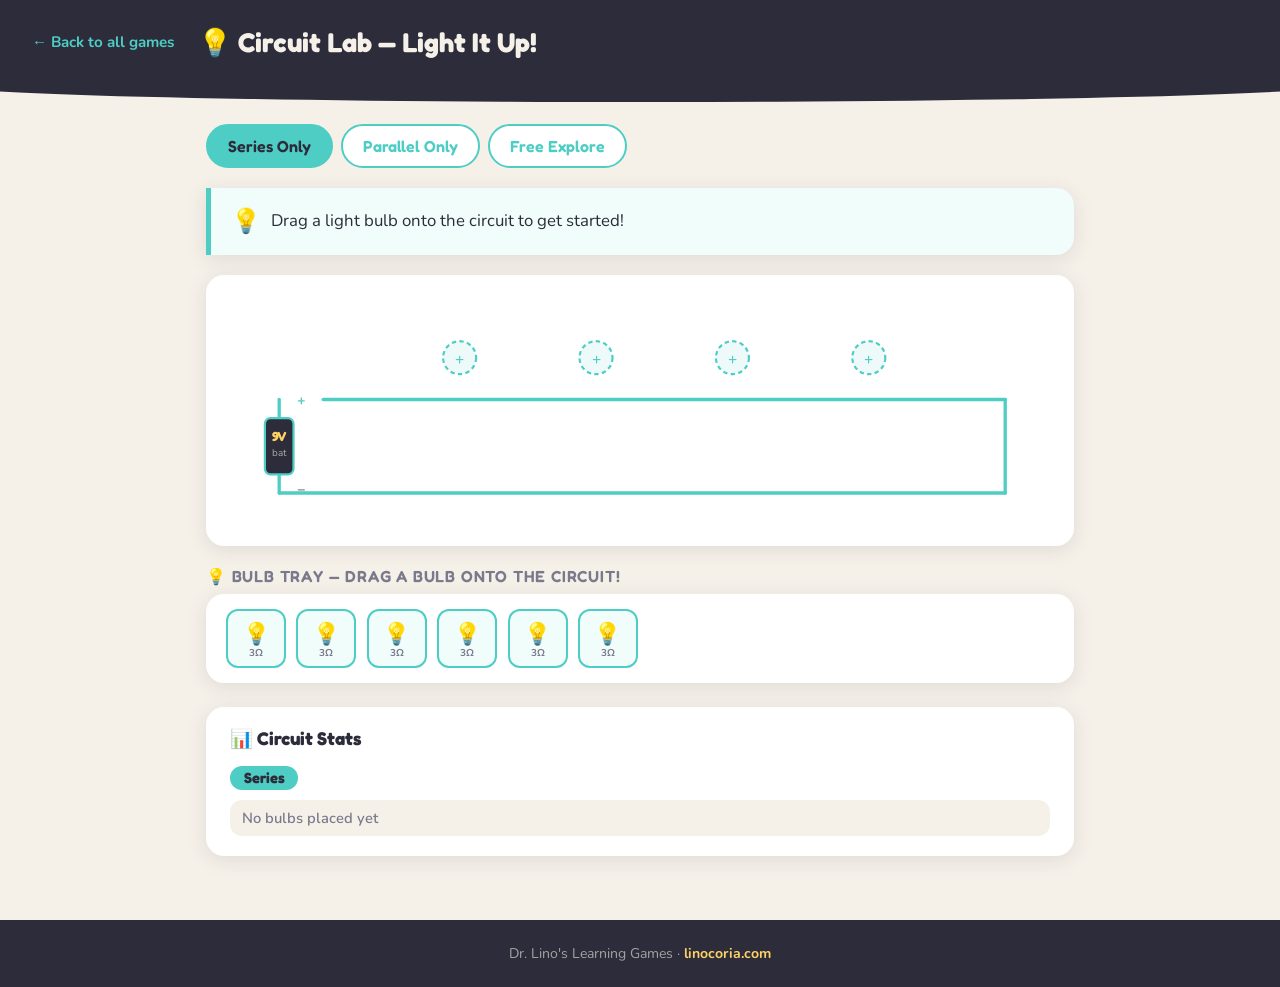
<file: games/science/circuit-lab/index.html>
<!DOCTYPE html>
<html lang="en">
<head>
  <meta charset="UTF-8" />
  <meta name="viewport" content="width=device-width, initial-scale=1.0" />
  <title>Circuit Lab – Dr. Lino's Learning Games</title>
  <link rel="preconnect" href="https://fonts.googleapis.com" />
  <link rel="preconnect" href="https://fonts.gstatic.com" crossorigin />
  <link href="https://fonts.googleapis.com/css2?family=Fredoka:wght@400;600;700&family=Nunito:wght@400;600;700&display=swap" rel="stylesheet" />
  <style>
    :root {
      --clr-bg:         #f5f0e8;
      --clr-surface:    #ffffff;
      --clr-text:       #2c2c3a;
      --clr-muted:      #7a7a8c;
      --clr-sci:        #4ecdc4;
      --clr-sci-soft:   #f0fdfb;
      --clr-fun:        #ffd166;
      --clr-header-bg:  #2c2c3a;
      --clr-header-txt: #f5f0e8;
      --radius-card:    18px;
      --radius-badge:   50px;
      --shadow-card:    0 4px 20px rgba(44,44,58,0.10);
      --font-display:   'Fredoka', sans-serif;
      --font-body:      'Nunito', sans-serif;
    }

    *, *::before, *::after { box-sizing: border-box; margin: 0; padding: 0; }
    html { scroll-behavior: smooth; }
    body {
      font-family: var(--font-body);
      background-color: var(--clr-bg);
      color: var(--clr-text);
      min-height: 100vh;
    }

    /* ── Header ── */
    header {
      background-color: var(--clr-header-bg);
      color: var(--clr-header-txt);
      padding: 1.25rem 1.5rem;
      display: flex;
      align-items: center;
      gap: 1rem;
      position: relative;
    }
    header::after {
      content: '';
      position: absolute;
      bottom: -18px;
      left: 0; right: 0;
      height: 18px;
      background: var(--clr-header-bg);
      clip-path: ellipse(55% 100% at 50% 0%);
    }
    .back-link {
      color: var(--clr-sci);
      text-decoration: none;
      font-weight: 700;
      font-size: 0.95rem;
      white-space: nowrap;
      min-height: 44px;
      display: inline-flex;
      align-items: center;
      padding: 0 0.5rem;
    }
    .back-link:hover { text-decoration: underline; }
    header h1 {
      font-family: var(--font-display);
      font-size: clamp(1.2rem, 4vw, 1.7rem);
      font-weight: 700;
      color: var(--clr-header-txt);
      flex: 1;
    }

    /* ── Main ── */
    main {
      max-width: 900px;
      margin: 0 auto;
      padding: 2.5rem 1rem 4rem;
    }

    /* ── Mode Tabs ── */
    .mode-tabs {
      display: flex;
      gap: 0.5rem;
      margin-bottom: 1.25rem;
      flex-wrap: wrap;
    }
    .mode-tab {
      font-family: var(--font-display);
      font-size: 1rem;
      font-weight: 600;
      padding: 0.5rem 1.25rem;
      border-radius: var(--radius-badge);
      border: 2px solid var(--clr-sci);
      background: var(--clr-surface);
      color: var(--clr-sci);
      cursor: pointer;
      min-height: 44px;
      transition: background 0.2s, color 0.2s;
    }
    .mode-tab.active { background: var(--clr-sci); color: var(--clr-text); }
    .mode-tab:hover:not(.active) { background: var(--clr-sci-soft); }

    /* ── Why Banner (above circuit) ── */
    .why-banner {
      background: var(--clr-sci-soft);
      border-left: 5px solid var(--clr-sci);
      border-radius: 0 var(--radius-card) var(--radius-card) 0;
      padding: 0.9rem 1.25rem;
      margin-bottom: 1.25rem;
      font-size: 1.05rem;
      line-height: 1.6;
      color: var(--clr-text);
      min-height: 60px;
      display: flex;
      align-items: center;
      gap: 0.6rem;
      box-shadow: var(--shadow-card);
    }
    .why-banner .why-icon { font-size: 1.5rem; flex-shrink: 0; }
    .why-banner.flash { animation: bannerFlash 0.55s ease; }
    @keyframes bannerFlash {
      0%   { background: #fff3c4; border-color: #e0a800; }
      100% { background: var(--clr-sci-soft); border-color: var(--clr-sci); }
    }

    /* ── Circuit Card ── */
    .circuit-card {
      background: var(--clr-surface);
      border-radius: var(--radius-card);
      box-shadow: var(--shadow-card);
      padding: 1.25rem 1rem;
      margin-bottom: 1.25rem;
      overflow-x: auto;
    }
    .circuit-card svg {
      width: 100%;
      height: auto;
      display: block;
      overflow: visible;
    }
    .free-divider {
      border: none;
      border-top: 2px dashed rgba(78,205,196,0.3);
      margin: 0.75rem 0;
    }
    .circuit-sub-label {
      font-family: var(--font-display);
      font-size: 0.95rem;
      font-weight: 700;
      color: var(--clr-muted);
      text-transform: uppercase;
      letter-spacing: 0.05em;
      margin-bottom: 0.3rem;
      padding-left: 0.25rem;
    }

    /* ── Bulb Tray ── */
    .tray-label {
      font-family: var(--font-display);
      font-size: 1rem;
      font-weight: 600;
      color: var(--clr-muted);
      margin-bottom: 0.5rem;
      text-transform: uppercase;
      letter-spacing: 0.05em;
    }
    .bulb-tray {
      background: var(--clr-surface);
      border-radius: var(--radius-card);
      box-shadow: var(--shadow-card);
      padding: 0.9rem 1.25rem;
      display: flex;
      flex-wrap: wrap;
      gap: 0.65rem;
      min-height: 72px;
      align-items: center;
      margin-bottom: 1.5rem;
    }
    .bulb-item {
      background: var(--clr-sci-soft);
      border: 2px solid var(--clr-sci);
      border-radius: 12px;
      padding: 0.5rem 0.85rem;
      font-size: 1.35rem;
      cursor: grab;
      user-select: none;
      -webkit-user-select: none;
      touch-action: none;
      min-width: 60px;
      min-height: 52px;
      display: flex;
      align-items: center;
      justify-content: center;
      flex-direction: column;
      gap: 0;
      transition: transform 0.15s, box-shadow 0.15s, border-color 0.15s;
    }
    .bulb-item:active { cursor: grabbing; }
    .bulb-item .b-label { font-size: 0.62rem; font-weight: 700; color: var(--clr-muted); line-height: 1; }
    .bulb-item.selected {
      border-color: #ff9f43;
      background: #fff8ee;
      box-shadow: 0 0 0 3px rgba(255,159,67,0.35);
    }
    .bulb-item.dragging { opacity: 0.35; }
    .tray-empty-msg { color: var(--clr-muted); font-size: 0.9rem; font-style: italic; }

    /* ── Stats Card ── */
    .stats-card {
      background: var(--clr-surface);
      border-radius: var(--radius-card);
      box-shadow: var(--shadow-card);
      padding: 1.25rem 1.5rem;
    }
    .stats-card h2 {
      font-family: var(--font-display);
      font-size: 1.15rem;
      font-weight: 700;
      margin-bottom: 1rem;
    }
    .stats-sections { display: flex; gap: 1.25rem; flex-wrap: wrap; }
    .stats-section { flex: 1; min-width: 220px; }
    .stats-section-title {
      font-family: var(--font-display);
      font-size: 0.92rem;
      font-weight: 700;
      margin-bottom: 0.65rem;
      padding: 0.22rem 0.85rem;
      border-radius: 30px;
      display: inline-block;
      background: var(--clr-sci);
      color: var(--clr-text);
    }
    .stats-grid {
      display: grid;
      grid-template-columns: 1fr 1fr;
      gap: 0.5rem;
    }
    .stat-item {
      background: var(--clr-bg);
      border-radius: 12px;
      padding: 0.5rem 0.75rem;
    }
    .stat-item.power-item {
      grid-column: 1 / -1;
      background: #fff8ee;
      border: 2px solid #f0a020;
    }
    .stat-item.empty-item { grid-column: 1 / -1; }
    .stat-label {
      font-size: 0.68rem;
      font-weight: 700;
      color: var(--clr-muted);
      text-transform: uppercase;
      letter-spacing: 0.04em;
      margin-bottom: 0.15rem;
    }
    .stat-value {
      font-family: var(--font-display);
      font-size: 1.1rem;
      font-weight: 600;
      color: var(--clr-text);
    }
    .stat-value.power { color: #c07000; font-size: 1.25rem; }
    .stat-value.muted-val { color: var(--clr-muted); font-size: 0.92rem; font-family: var(--font-body); }
    .stat-formula { font-size: 0.7rem; color: #a06000; font-weight: 600; margin-top: 1px; }

    /* ── Footer ── */
    footer {
      background-color: var(--clr-header-bg);
      color: rgba(245,240,232,0.6);
      text-align: center;
      padding: 1.5rem 1rem;
      font-size: 0.88rem;
    }
    footer a { color: var(--clr-fun); text-decoration: none; font-weight: 700; }
    footer a:hover { text-decoration: underline; }

    /* ── Responsive ── */
    @media (max-width: 480px) {
      .stats-sections { flex-direction: column; }
      .mode-tab { font-size: 0.88rem; padding: 0.45rem 0.9rem; }
    }
  </style>
</head>
<body>

<header>
  <a href="../../../" class="back-link" aria-label="Back to all games">← Back to all games</a>
  <h1>💡 Circuit Lab — Light It Up!</h1>
</header>

<main role="main">

  <!-- Mode Tabs -->
  <div class="mode-tabs" role="tablist" aria-label="Circuit mode">
    <button class="mode-tab active" role="tab" aria-selected="true"  data-mode="series">Series Only</button>
    <button class="mode-tab"        role="tab" aria-selected="false" data-mode="parallel">Parallel Only</button>
    <button class="mode-tab"        role="tab" aria-selected="false" data-mode="free">Free Explore</button>
  </div>

  <!-- Why Banner — sits above circuit so it's always in view -->
  <div class="why-banner" id="why-banner" aria-live="polite" role="status">
    <span class="why-icon" aria-hidden="true">💡</span>
    <span id="why-text">Drag a light bulb onto the circuit to get started!</span>
  </div>

  <!-- Circuit Canvas -->
  <div class="circuit-card" id="circuit-canvas" aria-label="Circuit diagram"></div>

  <!-- Bulb Tray -->
  <p class="tray-label">💡 Bulb Tray — drag a bulb onto the circuit!</p>
  <div class="bulb-tray" id="bulb-tray" aria-label="Available light bulbs" role="region"></div>

  <!-- Stats Panel -->
  <div class="stats-card" id="stats-card" aria-live="polite" aria-label="Circuit statistics">
    <h2>📊 Circuit Stats</h2>
    <div class="stats-sections" id="stats-sections"></div>
  </div>

</main>

<footer>
  <p>Dr. Lino's Learning Games · <a href="https://linocoria.com" target="_blank" rel="noopener">linocoria.com</a></p>
</footer>

<script>
// ─── Constants & State ───────────────────────────────────────────────────
const VOLTAGE    = 9;          // V
const RESISTANCE = 3;          // Ω per bulb
const MAX_SLOTS  = 4;
const TOTAL_BULBS = 6;
const P_REF      = VOLTAGE * VOLTAGE / RESISTANCE; // 27W = 100% brightness

let mode          = 'series';
let seriesSlots   = new Array(MAX_SLOTS).fill(false);
let parallelSlots = new Array(MAX_SLOTS).fill(false);
let selectedBulb  = null;   // id of tap-selected tray bulb
let dragActive    = false;

function nS() { return seriesSlots.filter(Boolean).length; }
function nP() { return parallelSlots.filter(Boolean).length; }
function available() { return TOTAL_BULBS - nS() - nP(); }

// ─── Physics ─────────────────────────────────────────────────────────────
function calcSeries(n) {
  if (n === 0) return null;
  const R_total   = n * RESISTANCE;
  const I_circuit = VOLTAGE / R_total;
  const V_bulb    = I_circuit * RESISTANCE;   // = VOLTAGE / n
  const I_bulb    = I_circuit;
  const P_bulb    = V_bulb * I_bulb;          // P = V × I
  const bright    = Math.round(P_bulb / P_REF * 100);
  return { R_total, I_circuit, V_bulb, I_bulb, P_bulb, bright };
}

function calcParallel(n) {
  if (n === 0) return null;
  const R_total   = RESISTANCE / n;
  const I_circuit = VOLTAGE / R_total;        // total battery current
  const V_bulb    = VOLTAGE;                  // each bulb sees full 9V
  const I_bulb    = V_bulb / RESISTANCE;      // = 3A always
  const P_bulb    = V_bulb * I_bulb;          // = 27W always
  const bright    = 100;
  return { R_total, I_circuit, V_bulb, I_bulb, P_bulb, bright };
}

// ─── SVG Layout Constants ────────────────────────────────────────────────
const SVG_W      = 760;
const BAT_X      = 52;          // battery center x
const RAIL_START = 92;          // x where rails begin (right of battery)
const RAIL_END   = 712;         // x of right-side closing wire

// Slot x positions: evenly spaced across the rail
const SLOT_STEP  = (RAIL_END - RAIL_START) / (MAX_SLOTS + 1); // ≈ 124
function slotX(i) { return Math.round(RAIL_START + SLOT_STEP * (i + 1)); }

// Series circuit geometry
const S_TOP_Y = 95;    // y of top wire (where bulbs sit above)
const S_BOT_Y = 180;   // y of bottom return wire
const S_H     = 210;   // SVG viewBox height

// Parallel circuit geometry
const P_TOP_Y = 58;    // y of top rail
const P_BOT_Y = 182;   // y of bottom rail
const P_H     = 215;   // SVG viewBox height

// ─── SVG Building Blocks ─────────────────────────────────────────────────

// Battery group: vertical symbol with + terminal connected to topY, − to botY
function batteryGroup(topY, botY, active) {
  const midY  = (topY + botY) / 2;
  const hH    = Math.min(30, (botY - topY) * 0.3);
  const bT    = midY - hH, bB = midY + hH;
  const wc    = active ? '#4ecdc4' : '#ccc';
  const bs    = active ? '#4ecdc4' : '#aaa';
  return `
    <!-- battery terminal wires -->
    <line x1="${BAT_X}" y1="${bT}" x2="${BAT_X}" y2="${topY}"
      stroke="${wc}" stroke-width="3" stroke-linecap="round"/>
    <line x1="${BAT_X}" y1="${bB}" x2="${BAT_X}" y2="${botY}"
      stroke="${wc}" stroke-width="3" stroke-linecap="round"/>
    <!-- battery body -->
    <rect x="${BAT_X - 13}" y="${bT}" width="26" height="${bB - bT}"
      rx="5" fill="#2c2c3a" stroke="${bs}" stroke-width="2"/>
    <text x="${BAT_X}" y="${midY - 5}" text-anchor="middle"
      font-family="Fredoka,sans-serif" font-size="12" font-weight="700" fill="#ffd166">9V</text>
    <text x="${BAT_X}" y="${midY + 9}" text-anchor="middle"
      font-family="Nunito,sans-serif" font-size="9" fill="#aaa">bat</text>
    <!-- polarity labels -->
    <text x="${BAT_X + 16}" y="${topY + 5}" font-size="13"
      fill="${active ? '#4ecdc4' : '#bbb'}" font-weight="700">+</text>
    <text x="${BAT_X + 16}" y="${botY + 1}" font-size="13"
      fill="${active ? '#888' : '#ccc'}" font-weight="700">−</text>`;
}

// Glow filter definition
function glowFilter(id, brightness) {
  const blur = 1.5 + brightness * 0.11;
  const op   = 0.35 + brightness * 0.006;
  return `<filter id="${id}" x="-70%" y="-70%" width="240%" height="240%">
    <feGaussianBlur stdDeviation="${blur}" result="b"/>
    <feFlood flood-color="#ffd166" flood-opacity="${op}" result="c"/>
    <feComposite in="c" in2="b" operator="in" result="gw"/>
    <feMerge><feMergeNode in="gw"/><feMergeNode in="SourceGraphic"/></feMerge>
  </filter>`;
}

// Draw a placed bulb.
// cx, cy = glass circle center
// actualPW = actual power in watts (used for label — pass from physics, not from bright %)
// wireConnA/B = the two wire connection points (where the circuit wire meets the bulb leads)
// labelX/Y = position for the power label
function drawnBulb(cx, cy, bright, actualPW, slotIdx, rail, wireAx, wireAy, wireBx, wireBy, labelX, labelY) {
  const R   = 15;
  const bf  = bright / 100;
  const fid = `gf-${rail[0]}-${slotIdx}`;

  // Colors
  const glassAlpha  = 0.15 + bf * 0.72;
  const glassColor  = bright > 0 ? `rgba(255,248,155,${glassAlpha})` : '#e2e2e2';
  const glassStroke = bright > 0 ? `hsl(46,90%,${42 + bf * 28}%)` : '#c0c0c0';
  const filColor    = bright > 0 ? `hsl(36,100%,${16 + bf * 46}%)` : '#888';
  const baseColor   = bright > 0 ? '#a07010' : '#bbb';

  const powerW = bright > 0 ? actualPW.toFixed(2) + ' W' : '';

  // Leads: from glass-bottom corners to wire connection points
  // base rect sits just below glass
  const baseTop = cy + R - 1;
  const baseBot = cy + R + 6;
  const lc = cx - 7, rc = cx + 7; // left/right lead x

  return `
    ${bright > 0 ? glowFilter(fid, bright) : ''}
    <g class="placed-bulb" data-slot="${slotIdx}" data-rail="${rail}"
       role="button" tabindex="0"
       aria-label="Placed bulb slot ${slotIdx + 1}, click to remove"
       style="cursor:pointer">
      <!-- leads from circuit wire to bulb base -->
      <line x1="${wireAx}" y1="${wireAy}" x2="${lc}" y2="${baseBot}"
        stroke="#bbb" stroke-width="2" stroke-linecap="round"/>
      <line x1="${wireBx}" y1="${wireBy}" x2="${rc}" y2="${baseBot}"
        stroke="#bbb" stroke-width="2" stroke-linecap="round"/>
      <!-- glow + bulb body -->
      <g ${bright > 0 ? `filter="url(#${fid})"` : ''}>
        <circle cx="${cx}" cy="${cy}" r="${R}"
          fill="${glassColor}" stroke="${glassStroke}" stroke-width="2"/>
        <path d="M${cx-5},${cy+7} Q${cx-2},${cy-2} ${cx},${cy-7} Q${cx+2},${cy-2} ${cx+5},${cy+7}"
          stroke="${filColor}" stroke-width="2.2" fill="none" stroke-linecap="round"/>
        <rect x="${lc}" y="${baseTop}" width="${rc - lc}" height="7"
          rx="1" fill="${baseColor}"/>
      </g>
      <!-- power label -->
      ${powerW ? `<text x="${labelX}" y="${labelY}"
        text-anchor="middle" font-family="Nunito,sans-serif"
        font-size="11" font-weight="700" fill="#c07000">${powerW}</text>` : ''}
      <!-- transparent hit target -->
      <rect x="${Math.min(wireAx, wireBx, cx) - 8}" y="${Math.min(wireAy, wireBy, cy - R) - 4}"
        width="${Math.max(wireAx, wireBx, cx) - Math.min(wireAx, wireBx, cx) + 24}"
        height="${Math.max(wireAy, wireBy, cy + R) - Math.min(wireAy, wireBy, cy - R) + 20}"
        fill="transparent"/>
    </g>`;
}

// Drop zone: dashed socket circle with lead stubs
// cx, cy = socket center; wireAx/y, wireBx/y = wire end points of the two lead stubs
function dropZone(cx, cy, slotIdx, rail, active, wireAx, wireAy, wireBx, wireBy) {
  const R   = 15;
  const col = active ? '#4ecdc4' : '#ccc';
  const fill = active ? 'rgba(78,205,196,0.1)' : 'rgba(0,0,0,0.03)';
  const lc  = cx - 7, rc = cx + 7;
  const baseBot = cy + R + 6;

  return `
    <g class="drop-zone" data-slot="${slotIdx}" data-rail="${rail}"
       role="button" tabindex="0"
       aria-label="Empty socket ${slotIdx + 1} on ${rail} circuit, drop a bulb here">
      <!-- dashed lead stubs -->
      <line x1="${wireAx}" y1="${wireAy}" x2="${lc}" y2="${baseBot}"
        stroke="${col}" stroke-width="2" stroke-dasharray="3 2"/>
      <line x1="${wireBx}" y1="${wireBy}" x2="${rc}" y2="${baseBot}"
        stroke="${col}" stroke-width="2" stroke-dasharray="3 2"/>
      <!-- dashed socket -->
      <circle cx="${cx}" cy="${cy}" r="${R}"
        fill="${fill}" stroke="${col}" stroke-width="2" stroke-dasharray="4 3"/>
      <text x="${cx}" y="${cy + 6}" text-anchor="middle"
        font-size="14" fill="${col}" font-weight="600">+</text>
      <!-- hit target -->
      <rect x="${Math.min(wireAx, wireBx, cx) - 8}"
            y="${Math.min(wireAy, wireBy, cy - R) - 4}"
            width="${Math.max(wireAx, wireBx, cx) - Math.min(wireAx, wireBx, cx) + 24}"
            height="${Math.max(wireAy, wireBy, cy + R) - Math.min(wireAy, wireBy, cy - R) + 20}"
            fill="transparent"/>
    </g>`;
}

// ─── Series Circuit SVG ──────────────────────────────────────────────────
// One closed rectangular loop:
//   battery(+) → top wire → [bulbs inline] → right wire → bottom wire → battery(-)
//
// Bulbs sit ABOVE the top wire. Each bulb breaks the top wire into segments;
// the two leads run down from the bulb base to the wire level.
function buildSeriesSVG(active) {
  const n    = nS();
  const stat = calcSeries(n);
  const pct  = stat ? stat.bright : 0;
  const pw   = stat ? stat.P_bulb : 0;
  const wc   = active ? '#4ecdc4' : '#ccc';

  // Bulb glass center is 38px above the top wire
  const BULB_CY = S_TOP_Y - 38;  // = 57

  let svg = `<svg viewBox="0 0 ${SVG_W} ${S_H}" xmlns="http://www.w3.org/2000/svg"
    aria-label="Series circuit diagram">
    <defs></defs>`;

  // Battery
  svg += batteryGroup(S_TOP_Y, S_BOT_Y, active);

  // Bottom return wire (continuous — the return path)
  svg += `<line x1="${BAT_X}" y1="${S_BOT_Y}" x2="${RAIL_END}" y2="${S_BOT_Y}"
    stroke="${wc}" stroke-width="3" stroke-linecap="round"/>`;

  // Right closing wire
  svg += `<line x1="${RAIL_END}" y1="${S_TOP_Y}" x2="${RAIL_END}" y2="${S_BOT_Y}"
    stroke="${wc}" stroke-width="3" stroke-linecap="round"/>`;

  // Top wire — breaks only where a bulb is placed; empty slots float above it.
  // prevX tracks the rightmost x the continuous wire has reached so far.
  // For occupied slots  : wire stops at lc, teal leads + bulb drawn, prevX = rc.
  // For empty slots     : wire keeps running straight (prevX unchanged),
  //                       socket drawn with zero-length internal leads so it
  //                       floats detached above the wire — no connection implied.
  let prevX = RAIL_START;
  for (let i = 0; i < MAX_SLOTS; i++) {
    const cx      = slotX(i);
    const lc      = cx - 7;   // left lead contact on wire
    const rc      = cx + 7;   // right lead contact on wire
    const baseBot = BULB_CY + 15 + 6; // bottom of bulb base rect

    if (seriesSlots[i] && active) {
      // Wire segment up to where this bulb's left lead joins
      svg += `<line x1="${prevX}" y1="${S_TOP_Y}" x2="${lc}" y2="${S_TOP_Y}"
        stroke="${wc}" stroke-width="3" stroke-linecap="round"/>`;
      // Teal leads rising from the wire gap up into the bulb
      svg += `<line x1="${lc}" y1="${S_TOP_Y}" x2="${lc}" y2="${baseBot}"
        stroke="${wc}" stroke-width="2.5" stroke-linecap="round"/>`;
      svg += `<line x1="${rc}" y1="${S_TOP_Y}" x2="${rc}" y2="${baseBot}"
        stroke="${wc}" stroke-width="2.5" stroke-linecap="round"/>`;
      svg += drawnBulb(
        cx, BULB_CY, pct, pw, i, 'series',
        lc, S_TOP_Y,       // wire contact A
        rc, S_TOP_Y,       // wire contact B
        cx, S_TOP_Y + 14   // power label (below wire)
      );
      prevX = rc; // wire resumes after the bulb gap
    } else {
      // Empty slot: wire does NOT break here.
      // Socket floats above the wire; zero-length leads keep it visually detached.
      svg += dropZone(
        cx, BULB_CY, i, 'series', active,
        lc, baseBot,   // wireA == base corner → zero-length lead A (invisible)
        rc, baseBot    // wireB == base corner → zero-length lead B (invisible)
      );
      // prevX intentionally NOT updated — wire runs straight under this socket
    }
  }
  // Remainder of top wire from last bulb (or RAIL_START) to closing wire
  svg += `<line x1="${prevX}" y1="${S_TOP_Y}" x2="${RAIL_END}" y2="${S_TOP_Y}"
    stroke="${wc}" stroke-width="3" stroke-linecap="round"/>`;

  svg += `</svg>`;
  return svg;
}

// ─── Parallel Circuit SVG ────────────────────────────────────────────────
// Classic ladder topology:
//   Two continuous horizontal rails (top & bottom).
//   Battery on left bridges the two rails.
//   Each bulb is a vertical branch ("rung") connecting top rail to bottom rail.
//   Right side: closing wire connects the two rails.
//
// A single bulb in any branch gets the full 9V — independent of other branches.
function buildParallelSVG(active) {
  const n    = nP();
  const stat = calcParallel(n);
  const pct  = stat ? 100 : 0;
  const wc   = active ? '#4ecdc4' : '#ccc';

  // Bulb glass center is midway between the two rails
  const BULB_CY = Math.round((P_TOP_Y + P_BOT_Y) / 2);  // = 120

  let svg = `<svg viewBox="0 0 ${SVG_W} ${P_H}" xmlns="http://www.w3.org/2000/svg"
    aria-label="Parallel circuit diagram">
    <defs></defs>`;

  // Battery (bridges top and bottom rails on the left)
  svg += batteryGroup(P_TOP_Y, P_BOT_Y, active);

  // Top rail (continuous positive bus)
  svg += `<line x1="${RAIL_START}" y1="${P_TOP_Y}" x2="${RAIL_END}" y2="${P_TOP_Y}"
    stroke="${wc}" stroke-width="3" stroke-linecap="round"/>`;

  // Bottom rail (continuous negative/return bus)
  svg += `<line x1="${RAIL_START}" y1="${P_BOT_Y}" x2="${RAIL_END}" y2="${P_BOT_Y}"
    stroke="${wc}" stroke-width="3" stroke-linecap="round"/>`;

  // Right closing wire
  svg += `<line x1="${RAIL_END}" y1="${P_TOP_Y}" x2="${RAIL_END}" y2="${P_BOT_Y}"
    stroke="${wc}" stroke-width="3" stroke-linecap="round"/>`;

  // Bulb branches (vertical rungs of the ladder)
  // Each bulb connects from top rail (cx, P_TOP_Y) down to bottom rail (cx, P_BOT_Y)
  // Lead connection points: (cx, P_TOP_Y) at top, (cx, P_BOT_Y) at bottom
  for (let i = 0; i < MAX_SLOTS; i++) {
    const cx      = slotX(i);
    const baseBot = BULB_CY + 15 + 6; // glass bottom + base

    if (parallelSlots[i] && active) {
      // Teal wire leads from rails to bulb
      svg += `<line x1="${cx}" y1="${P_TOP_Y}" x2="${cx}" y2="${BULB_CY - 15}"
        stroke="${wc}" stroke-width="2.5" stroke-linecap="round"/>`;
      svg += `<line x1="${cx}" y1="${baseBot}" x2="${cx}" y2="${P_BOT_Y}"
        stroke="${wc}" stroke-width="2.5" stroke-linecap="round"/>`;
      // Power label: to the right of bulb, at mid-height
      svg += drawnBulb(
        cx, BULB_CY, 100, P_REF, i, 'parallel',
        cx, P_TOP_Y,         // top wire contact
        cx, P_BOT_Y,         // bottom wire contact
        cx + 26, BULB_CY + 5  // power label position (right of bulb)
      );
    } else {
      // Vertical dashed stubs from each rail down/up to the socket
      const glassTopY = BULB_CY - 15;
      const col = active ? '#4ecdc4' : '#ccc';
      svg += `<line x1="${cx}" y1="${P_TOP_Y}" x2="${cx}" y2="${glassTopY}"
        stroke="${col}" stroke-width="2" stroke-dasharray="3 2"/>`;
      svg += `<line x1="${cx}" y1="${baseBot}" x2="${cx}" y2="${P_BOT_Y}"
        stroke="${col}" stroke-width="2" stroke-dasharray="3 2"/>`;
      // Zero-length leads so dropZone draws no internal diagonals
      const lc = cx - 7, rc = cx + 7;
      svg += dropZone(cx, BULB_CY, i, 'parallel', active,
        lc, baseBot, rc, baseBot);
    }
  }

  svg += `</svg>`;
  return svg;
}

// ─── Render Circuit ───────────────────────────────────────────────────────
function renderCircuit() {
  const canvas = document.getElementById('circuit-canvas');

  if (mode === 'series') {
    canvas.innerHTML = buildSeriesSVG(true);
  } else if (mode === 'parallel') {
    canvas.innerHTML = buildParallelSVG(true);
  } else {
    // Free Explore: both circuits stacked
    canvas.innerHTML = `
      <div class="circuit-sub-label">Series Circuit — one path for current</div>
      ${buildSeriesSVG(true)}
      <hr class="free-divider"/>
      <div class="circuit-sub-label">Parallel Circuit — each bulb has its own path</div>
      ${buildParallelSVG(true)}`;
  }

  attachCircuitEvents();
}

// ─── Render Stats ─────────────────────────────────────────────────────────
function f(v, d = 2) { return v.toFixed(d); }

function renderStats() {
  const sections = document.getElementById('stats-sections');
  const showS = (mode === 'series'   || mode === 'free');
  const showP = (mode === 'parallel' || mode === 'free');
  let html = '';

  if (showS) {
    const ss = calcSeries(nS());
    html += `<div class="stats-section">
      <div class="stats-section-title">Series</div>
      <div class="stats-grid">`;
    if (!ss) {
      html += `<div class="stat-item empty-item">
        <div class="stat-value muted-val">No bulbs placed yet</div></div>`;
    } else {
      html += `
        <div class="stat-item">
          <div class="stat-label">Bulbs</div>
          <div class="stat-value">${nS()}</div>
        </div>
        <div class="stat-item">
          <div class="stat-label">Total Resistance</div>
          <div class="stat-value">${ss.R_total} Ω</div>
        </div>
        <div class="stat-item">
          <div class="stat-label">Circuit Current</div>
          <div class="stat-value">${f(ss.I_circuit)} A</div>
        </div>
        <div class="stat-item">
          <div class="stat-label">Voltage / bulb</div>
          <div class="stat-value">${f(ss.V_bulb)} V</div>
        </div>
        <div class="stat-item">
          <div class="stat-label">Current / bulb</div>
          <div class="stat-value">${f(ss.I_bulb)} A</div>
        </div>
        <div class="stat-item">
          <div class="stat-label">Brightness</div>
          <div class="stat-value">${ss.bright}%</div>
        </div>
        <div class="stat-item power-item">
          <div class="stat-label">⚡ Power per bulb — P = V × I</div>
          <div class="stat-value power">${f(ss.P_bulb)} W</div>
          <div class="stat-formula">${f(ss.V_bulb)} V × ${f(ss.I_bulb)} A = ${f(ss.P_bulb)} W</div>
        </div>`;
    }
    html += `</div></div>`;
  }

  if (showP) {
    const ps = calcParallel(nP());
    html += `<div class="stats-section">
      <div class="stats-section-title">Parallel</div>
      <div class="stats-grid">`;
    if (!ps) {
      html += `<div class="stat-item empty-item">
        <div class="stat-value muted-val">No bulbs placed yet</div></div>`;
    } else {
      html += `
        <div class="stat-item">
          <div class="stat-label">Bulbs</div>
          <div class="stat-value">${nP()}</div>
        </div>
        <div class="stat-item">
          <div class="stat-label">Total Resistance</div>
          <div class="stat-value">${f(ps.R_total)} Ω</div>
        </div>
        <div class="stat-item">
          <div class="stat-label">Circuit Current</div>
          <div class="stat-value">${f(ps.I_circuit)} A</div>
        </div>
        <div class="stat-item">
          <div class="stat-label">Voltage / bulb</div>
          <div class="stat-value">9.00 V</div>
        </div>
        <div class="stat-item">
          <div class="stat-label">Current / bulb</div>
          <div class="stat-value">3.00 A</div>
        </div>
        <div class="stat-item">
          <div class="stat-label">Brightness</div>
          <div class="stat-value">100%</div>
        </div>
        <div class="stat-item power-item">
          <div class="stat-label">⚡ Power per bulb — P = V × I</div>
          <div class="stat-value power">27.00 W</div>
          <div class="stat-formula">9.00 V × 3.00 A = 27.00 W</div>
        </div>`;
    }
    html += `</div></div>`;
  }

  sections.innerHTML = html;
}

// ─── Render Tray ──────────────────────────────────────────────────────────
function renderTray() {
  const tray = document.getElementById('bulb-tray');
  const avail = available();

  if (avail <= 0) {
    tray.innerHTML = '<span class="tray-empty-msg">All bulbs are placed! Click a bulb in the circuit to remove it.</span>';
    return;
  }

  tray.innerHTML = '';
  for (let i = 0; i < avail; i++) {
    const el = document.createElement('div');
    el.className = 'bulb-item';
    el.draggable = true;
    el.id = `tb-${i}`;
    el.setAttribute('role', 'button');
    el.setAttribute('tabindex', '0');
    el.setAttribute('aria-label', '3 ohm light bulb — drag or tap to place in circuit');
    el.innerHTML = `<span>💡</span><span class="b-label">3Ω</span>`;
    el.addEventListener('dragstart', onDragStart);
    el.addEventListener('click', onTapBulb);
    el.addEventListener('keydown', e => { if (e.key === 'Enter' || e.key === ' ') onTapBulb.call(el, e); });
    tray.appendChild(el);
  }
}

// ─── Why Banner ───────────────────────────────────────────────────────────
const MSGS = {
  'series-first':       "Great start! Watch the Power per bulb (P = V × I) — that's what tells you how bright each bulb will be.",
  'series-add':         "You added a bulb in series! The current has to push through more resistance, so it slows down — and every bulb gets dimmer.",
  'series-remove':      "You removed a series bulb! Less resistance means more current flows — the remaining bulbs get brighter.",
  'series-power-up':    "More current is flowing now! Each bulb's power jumped to {P} W (P = V × I) — that's why they're brighter!",
  'series-power-down':  "The current slowed down. Each bulb is now using only {P} W (P = V × I) — less power means dimmer light.",
  'parallel-first':     "Great start! Watch the Power per bulb (P = V × I) — that's what tells you how bright each bulb will be.",
  'parallel-add':       "You added a bulb in parallel! Each bulb has its own path to the battery, so they all get the full 9V — brightness stays the same!",
  'parallel-remove':    "You removed a parallel bulb. The other bulbs still have their own paths to the battery, so their brightness doesn't change.",
  'parallel-power-same':"Even with {n} bulbs, each one still gets 9 V and uses 27.00 W (P = 9 V × 3 A). Parallel keeps power constant!",
  'empty':              "The circuit is empty. Drag a bulb onto the circuit to see what happens!",
  'default':            "Drag a light bulb onto the circuit to get started!",
};

function formatMsg(key, data = {}) {
  let msg = MSGS[key] || MSGS.default;
  Object.entries(data).forEach(([k, v]) => {
    msg = msg.replaceAll(`{${k}}`, v);
  });
  return msg;
}

function setWhy(key, data = {}) {
  document.getElementById('why-text').textContent = formatMsg(key, data);
  const banner = document.getElementById('why-banner');
  banner.classList.remove('flash');
  void banner.offsetWidth; // force reflow to restart animation
  banner.classList.add('flash');
}

// ─── Drag & Drop ──────────────────────────────────────────────────────────
function onDragStart(e) {
  dragActive = true;
  e.dataTransfer.setData('text/plain', 'bulb');
  this.classList.add('dragging');
  clearTapSel();
}

document.addEventListener('dragend', () => {
  dragActive = false;
  document.querySelectorAll('.bulb-item.dragging').forEach(el => el.classList.remove('dragging'));
});

function attachCircuitEvents() {
  const root = document.getElementById('circuit-canvas');
  if (!root) return;

  root.querySelectorAll('.drop-zone').forEach(zone => {
    // Desktop drag
    zone.addEventListener('dragover', e => {
      e.preventDefault();
      zone.style.filter = 'drop-shadow(0 0 8px rgba(78,205,196,0.9))';
    });
    zone.addEventListener('dragleave', () => { zone.style.filter = ''; });
    zone.addEventListener('drop', e => {
      e.preventDefault();
      zone.style.filter = '';
      if (!dragActive) return;
      dragActive = false;
      document.querySelectorAll('.bulb-item.dragging').forEach(el => el.classList.remove('dragging'));
      placeBulb(+zone.dataset.slot, zone.dataset.rail);
    });
    // Touch tap-to-place
    zone.addEventListener('click', () => {
      if (selectedBulb !== null) {
        placeBulb(+zone.dataset.slot, zone.dataset.rail);
        clearTapSel();
      }
    });
    zone.addEventListener('keydown', e => {
      if ((e.key === 'Enter' || e.key === ' ') && selectedBulb !== null) {
        placeBulb(+zone.dataset.slot, zone.dataset.rail);
        clearTapSel();
      }
    });
  });

  root.querySelectorAll('.placed-bulb').forEach(bulb => {
    const slot = +bulb.dataset.slot;
    const rail = bulb.dataset.rail;
    bulb.addEventListener('click', () => removeBulb(slot, rail));
    bulb.addEventListener('keydown', e => { if (e.key === 'Enter' || e.key === ' ') removeBulb(slot, rail); });
  });
}

// ─── Tap-to-place ─────────────────────────────────────────────────────────
function onTapBulb(e) {
  e.stopPropagation();
  const id = e.currentTarget.id;
  if (selectedBulb === id) { clearTapSel(); return; }
  clearTapSel();
  selectedBulb = id;
  document.getElementById(id)?.classList.add('selected');
}

function clearTapSel() {
  selectedBulb = null;
  document.querySelectorAll('.bulb-item.selected').forEach(el => el.classList.remove('selected'));
}

document.addEventListener('click', e => {
  if (!e.target.closest('.bulb-item') && !e.target.closest('.drop-zone')) clearTapSel();
});

// ─── Place / Remove ───────────────────────────────────────────────────────
function placeBulb(slot, rail) {
  if (available() <= 0) return;

  if (rail === 'series') {
    if (mode === 'parallel') return;
    if (seriesSlots[slot]) return;
    seriesSlots[slot] = true;
    const ss = calcSeries(nS());
    if (nS() === 1) {
      setWhy('series-first');
    } else {
      setWhy('series-power-down', { P: ss.P_bulb.toFixed(2) });
    }

  } else {
    if (mode === 'series') return;
    if (parallelSlots[slot]) return;
    parallelSlots[slot] = true;
    if (nP() === 1) {
      setWhy('parallel-first');
    } else {
      setWhy('parallel-power-same', { n: nP() });
    }
  }

  refresh();
}

function removeBulb(slot, rail) {
  if (rail === 'series') {
    if (!seriesSlots[slot]) return;
    seriesSlots[slot] = false;
    if (nS() + nP() === 0) {
      setWhy('empty');
    } else if (nS() === 0) {
      setWhy('empty');
    } else {
      const ss = calcSeries(nS());
      setWhy('series-power-up', { P: ss.P_bulb.toFixed(2) });
    }

  } else {
    if (!parallelSlots[slot]) return;
    parallelSlots[slot] = false;
    if (nS() + nP() === 0) {
      setWhy('empty');
    } else if (nP() === 0) {
      setWhy('empty');
    } else {
      setWhy('parallel-power-same', { n: nP() });
    }
  }

  refresh();
}

// ─── Mode Tabs ────────────────────────────────────────────────────────────
document.querySelectorAll('.mode-tab').forEach(tab => {
  tab.addEventListener('click', () => {
    document.querySelectorAll('.mode-tab').forEach(t => {
      t.classList.remove('active');
      t.setAttribute('aria-selected', 'false');
    });
    tab.classList.add('active');
    tab.setAttribute('aria-selected', 'true');
    mode = tab.dataset.mode;
    seriesSlots.fill(false);
    parallelSlots.fill(false);
    clearTapSel();
    setWhy('default');
    refresh();
  });
});

// ─── Refresh & Init ───────────────────────────────────────────────────────
function refresh() {
  renderCircuit();
  renderStats();
  renderTray();
}

setWhy('default');
refresh();
</script>
</body>
</html>
</file>
